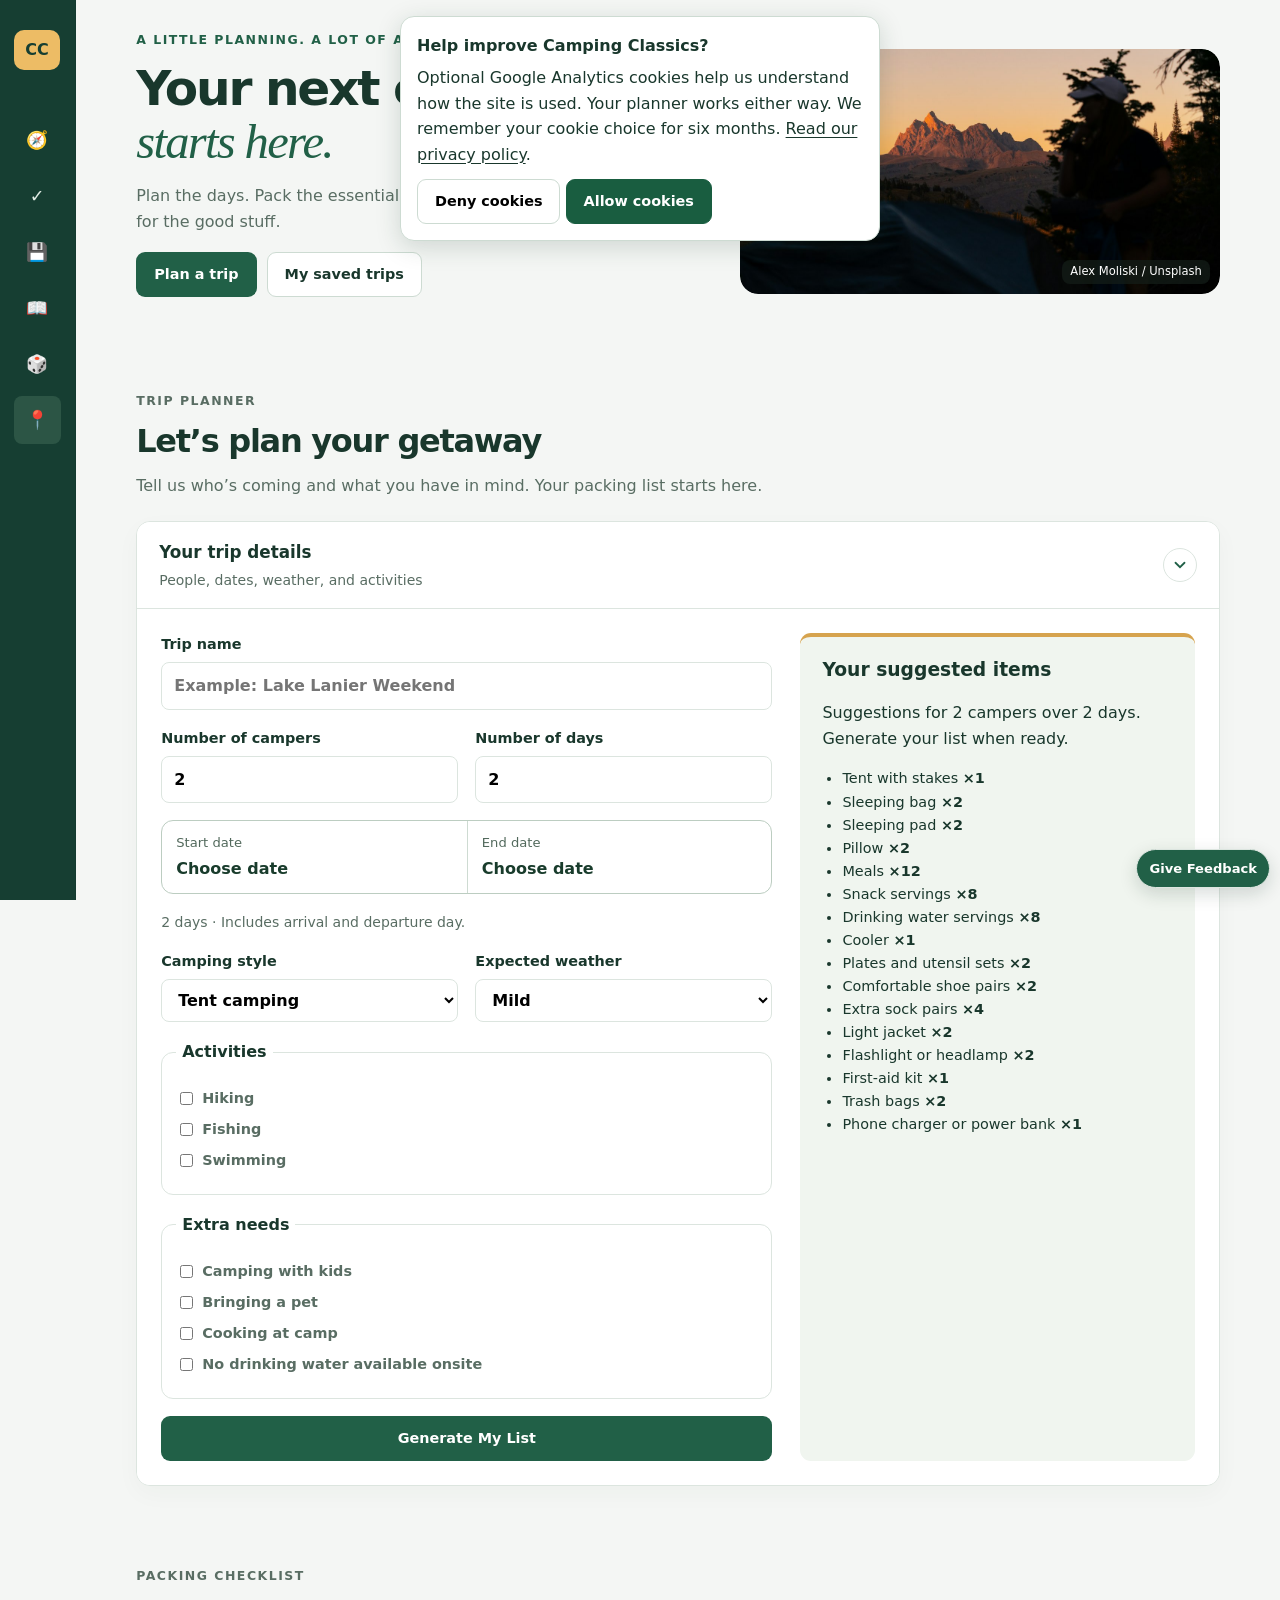
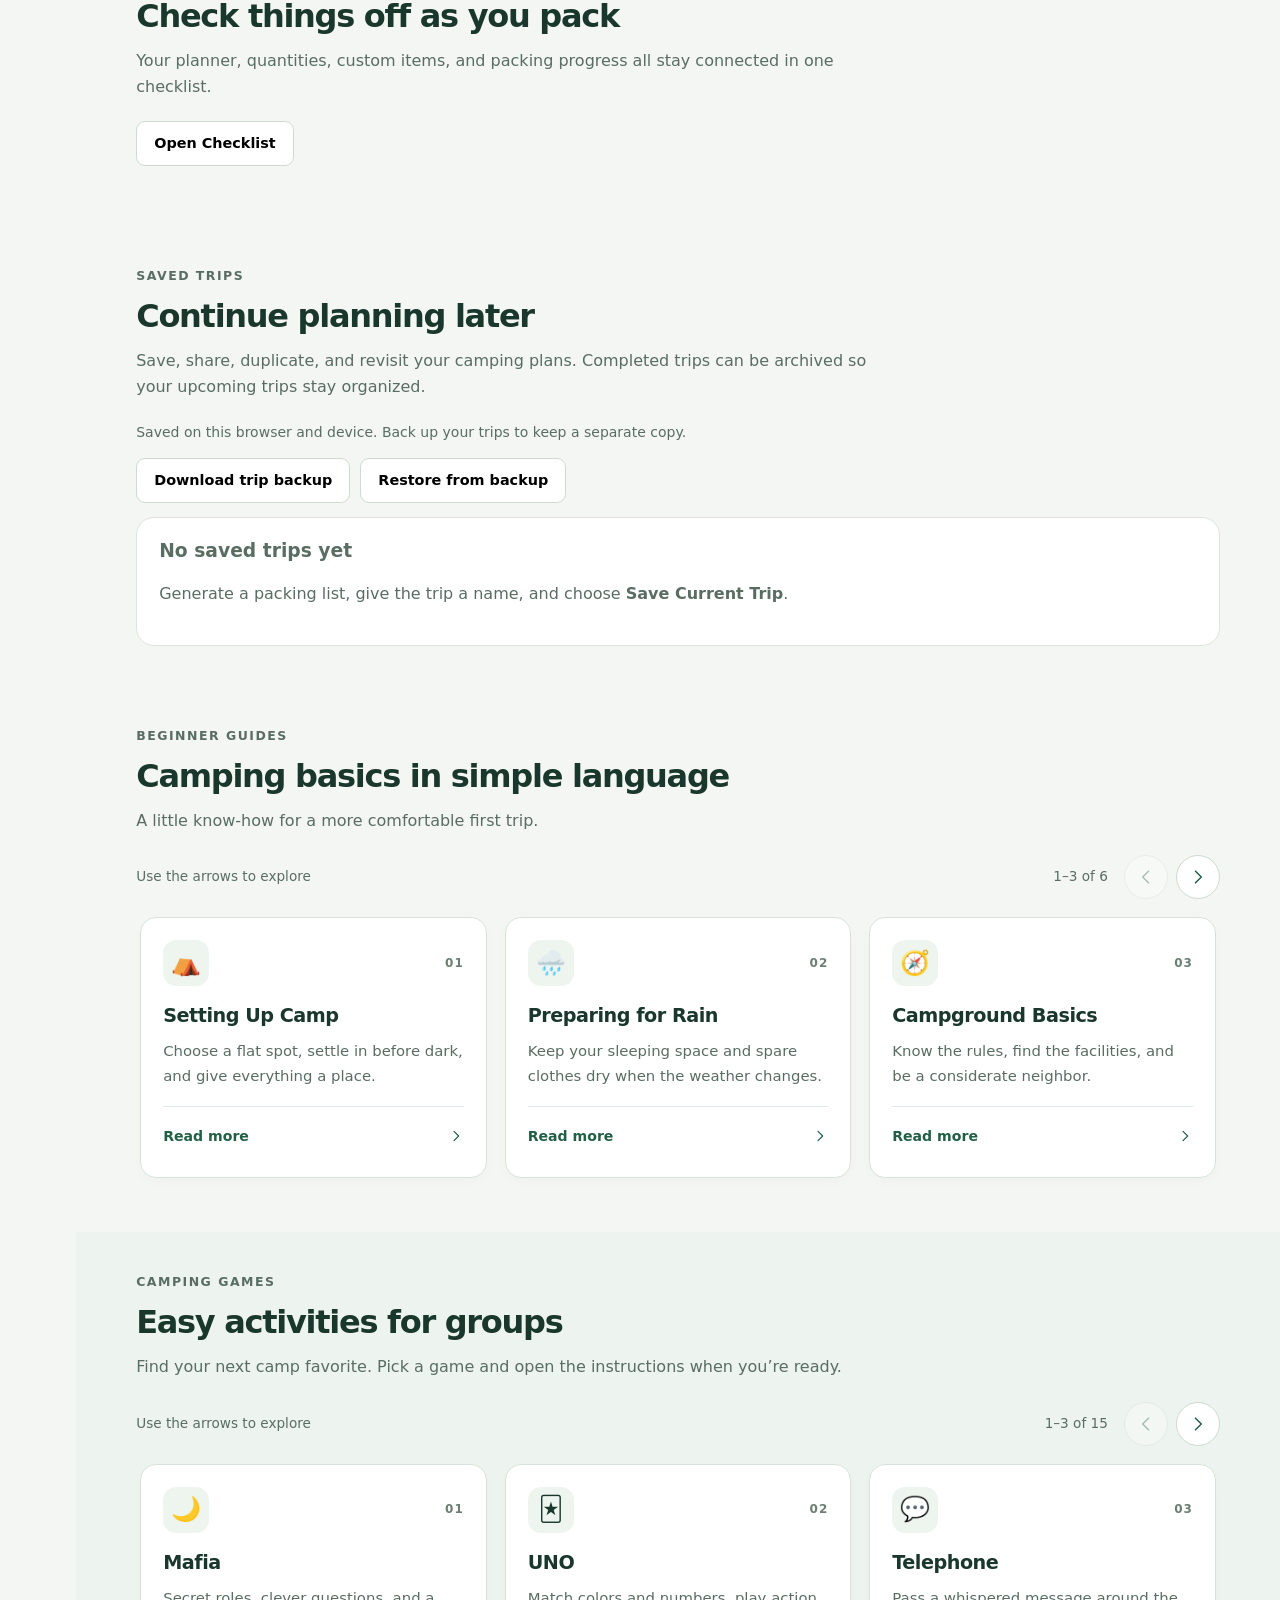
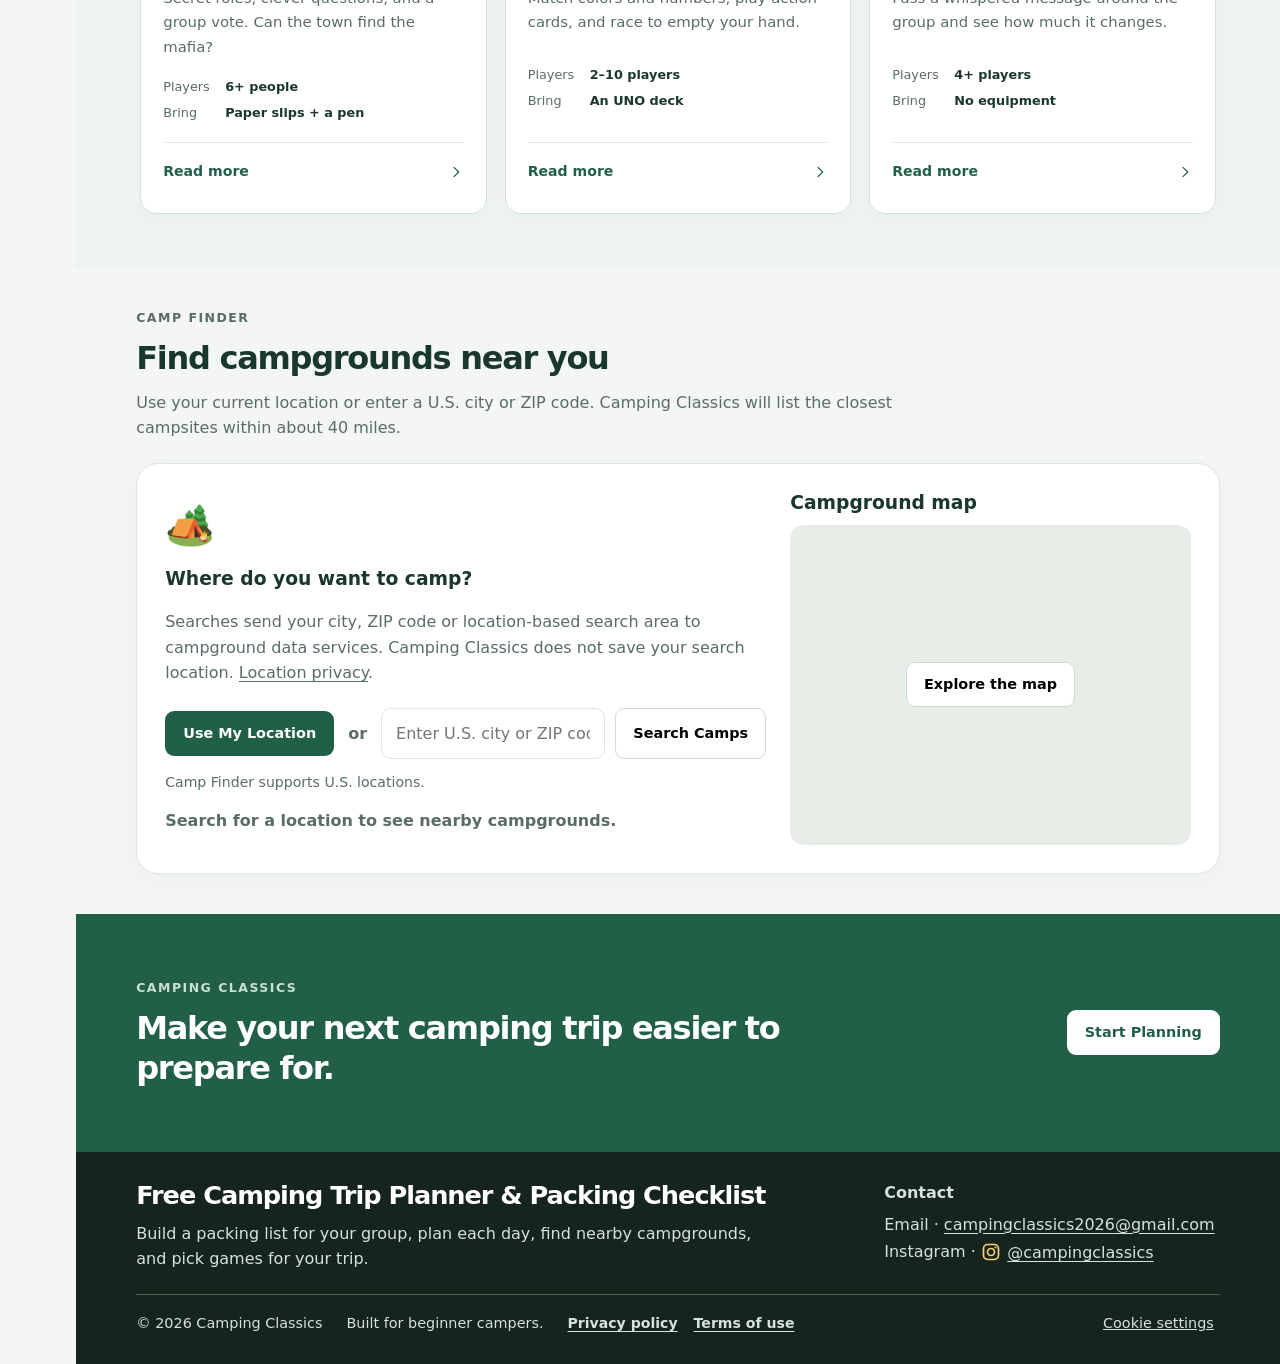
<file: index.html>
<!DOCTYPE html>
<html lang="en">
<head>
  <meta charset="UTF-8" />
  <meta name="viewport" content="width=device-width, initial-scale=1.0" />
  <title>Camping Classics</title>
  <meta name="description" content="A beginner-friendly camping planner with packing lists, guides, games, and trip planning tools." />
  <link rel="stylesheet" href="vendor/leaflet.css" />
  <link rel="stylesheet" href="styles.css?v=consent-20261126" />
  <link rel="stylesheet" href="card-browser.css?v=58" />
  <link rel="manifest" href="manifest.webmanifest" />
  <meta name="theme-color" content="#163e32" />
<link rel="icon" type="image/svg+xml" href="data:image/svg+xml,%3Csvg xmlns='http://www.w3.org/2000/svg' viewBox='0 0 32 32'%3E%3Crect width='32' height='32' rx='8' fill='%23163e32'/%3E%3Cpath d='M5 25L16 6L27 25ZM12 25L16 17L20 25' fill='none' stroke='%23f0b95a' stroke-width='2'/%3E%3C/svg%3E" />
</head>
<body>
<a class="skip-link" href="#planner">Skip to trip planner</a>
  <header class="site-header sidebar-header" id="sidebarHeader">
    <div class="nav sidebar-nav-wrap">
      <a class="brand sidebar-brand" href="#home" aria-label="Camping Classics home">
        <span class="brand-short">CC</span>
        <span class="brand-full">Camping Classics</span>
      </a>

      <button class="sidebar-pin" id="sidebarPin" type="button" aria-label="Keep sidebar open" aria-pressed="false">
        <svg class="sidebar-pin-icon" aria-hidden="true" viewBox="0 0 20 20"><path d="M7 4l6 6-6 6" fill="none" stroke="currentColor" stroke-width="2" stroke-linecap="round" stroke-linejoin="round"/></svg>
      </button>

      <button class="menu-btn" id="menuBtn" aria-label="Open menu">☰</button>

      <nav id="navMenu" class="sidebar-nav" aria-label="Main navigation">
        <a href="#planner"><span class="nav-icon" aria-hidden="true">🧭</span><span class="nav-label">Trip Planner</span></a>
        <a href="#checklist"><span class="nav-icon" aria-hidden="true">✓</span><span class="nav-label">Checklist</span></a>
        <a href="#saved-trips"><span class="nav-icon" aria-hidden="true">💾</span><span class="nav-label">Saved Trips</span></a>
        <a href="#guides"><span class="nav-icon" aria-hidden="true">📖</span><span class="nav-label">Guides</span></a>
        <a href="#games"><span class="nav-icon" aria-hidden="true">🎲</span><span class="nav-label">Games</span></a>
        <a href="#camp-finder"><span class="nav-icon" aria-hidden="true">📍</span><span class="nav-label">Camp Finder</span></a>
      </nav>
</div>
  </header>

  <main>
    <section class="hero trip-welcome" id="home">
      <div class="container hero-grid">
        <div><p class="eyebrow">A little planning. A lot of adventure.</p>
          <h1>Your next campout<br><em>starts here.</em></h1>
          <p class="hero-copy">Plan the days. Pack the essentials. Make room for the good stuff.</p>
          <div class="hero-actions"><a class="btn primary" href="#planner">Plan a trip</a><a class="btn secondary" href="#saved-trips">My saved trips</a></div>
        </div>
        <div class="hero-photo-wrap" aria-label="Camping photographs">
          <button id="nextHeroPhoto" type="button" aria-label="Show next camping photo"></button>
          <div class="hero-slide"><img class="hero-photo" src="assets/camp-sunrise.jpg" width="1280" height="853" alt="A tent and mountain peaks at sunrise" fetchpriority="high" decoding="async"><a class="hero-photo-credit" href="https://unsplash.com/photos/tent-setup-at-sunrise-with-mountain-backdrop-x9ADJTA_aIc" target="_blank" rel="noopener noreferrer">Alex Moliski / Unsplash</a></div>
          <div class="hero-slide" hidden><img class="hero-photo photo-forest" data-src="assets/camp-forest.jpg" width="1280" height="853" decoding="async" alt="A small tent in a forest below the Sawtooth Mountains"><a class="hero-photo-credit" href="https://unsplash.com/photos/a-tent-in-the-middle-of-a-forest-with-mountains-in-the-background-M0uARb6QWP4" target="_blank" rel="noopener noreferrer">Alex Moliski / Unsplash</a></div>
          <div class="hero-slide" hidden><img class="hero-photo photo-night" data-src="assets/camp-night.jpg" width="1280" height="853" decoding="async" alt="A mountain campsite beneath a star-filled night sky"><a class="hero-photo-credit" href="https://unsplash.com/photos/a-tent-pitched-up-on-top-of-a-mountain-under-a-night-sky-filled-with-stars-MZfMrdBWmsU" target="_blank" rel="noopener noreferrer">Luke Miller / Unsplash</a></div>
        </div>
      </div>
    </section>
    <section class="section" id="planner">
      <div class="container">
        <div class="section-heading">
          <p class="eyebrow">Trip Planner</p>
          <h2>Let’s plan your getaway</h2>
          <p>Tell us who’s coming and what you have in mind. Your packing list starts here.</p>
        </div>

        <div class="starter-panel">
          <button id="starterToggle" class="master-toggle" type="button" aria-expanded="true" aria-controls="starterBody">
            <span><strong>Your trip details</strong><small>People, dates, weather, and activities</small></span>
            <span class="collapsible-arrow" aria-hidden="true"><svg class="chevron-icon" viewBox="0 0 20 20"><path d="M5 7.5L10 12.5L15 7.5" fill="none" stroke="currentColor" stroke-width="2" stroke-linecap="round"/></svg></span>
          </button>
          <div id="starterBody">
        <div class="planner-card">
          <form id="tripForm" class="planner-form">
            <label>
              Trip name
              <input type="text" id="tripName" maxlength="60" placeholder="Example: Lake Lanier Weekend" />
            </label>
            <label>
              Number of campers
              <input type="number" id="campers" min="1" max="20" value="2" />
            </label>

            <label>
              Number of days
              <input type="number" id="days" min="1" max="30" value="2" />
            </label>

            <div class="range-picker" id="rangePicker">
              <input type="hidden" id="startDate"><input type="hidden" id="endDate">
              <div class="range-fields"><button type="button" id="pickStart" aria-controls="rangeCalendar" aria-expanded="false">Start date<strong>Choose date</strong></button><button type="button" id="pickEnd" aria-controls="rangeCalendar" aria-expanded="false">End date<strong>Choose date</strong></button></div>
              <div id="rangeCalendar" hidden>
                <div class="range-nav"><button type="button" id="prevMonth" aria-label="Previous month">‹</button><strong id="rangeMonth"></strong><button type="button" id="nextMonth" aria-label="Next month">›</button></div>
                <p id="rangeHint" aria-live="polite"></p><div id="rangeDays"></div>
                <button type="button" class="btn secondary compact-btn" id="cancelDates">Cancel</button> <button type="button" class="btn secondary compact-btn" id="clearDates">Clear dates</button>
              </div>
            </div>
            <p id="tripDateStatus" class="trip-date-status" role="status" aria-live="polite">Dates include both your arrival and departure day.</p>
            <label>
              Camping style
              <select id="campType">
                <option value="tent">Tent camping</option>
                <option value="cabin">Cabin</option>
                <option value="rv">RV</option>
              </select>
            </label>

            <label>
              Expected weather
              <select id="weather">
                <option value="mild">Mild</option>
                <option value="hot">Hot</option>
                <option value="cold">Cold</option>
                <option value="rain">Rainy</option>
              </select>
            </label>

            <fieldset class="planner-options">
              <legend>Activities</legend>
              <label><input type="checkbox" name="activity" value="hiking"> Hiking</label>
              <label><input type="checkbox" name="activity" value="fishing"> Fishing</label>
              <label><input type="checkbox" name="activity" value="swimming"> Swimming</label>
            </fieldset>

            <fieldset class="planner-options">
              <legend>Extra needs</legend>
              <label><input type="checkbox" id="withKids"> Camping with kids</label>
              <label><input type="checkbox" id="withPet"> Bringing a pet</label>
              <label><input type="checkbox" id="cookAtCamp"> Cooking at camp</label>
              <label><input type="checkbox" id="noWater"> No drinking water available onsite</label>
            </fieldset>

            <button class="btn primary full" type="submit">Generate My List</button>
          </form>

          <div class="planner-result">
            <h3 id="suggestedItemsHeading">Your suggested items</h3>
            <p id="plannerSummary" aria-live="polite" aria-atomic="true">Choose your trip details to see suggested items.</p>
            <ul id="plannerList" class="result-list" aria-labelledby="suggestedItemsHeading"></ul>
          </div>
        </div>
          </div>
        </div>
      </div>
    </section>

    <section class="section" id="checklist">
      <div class="container">
        <div class="section-heading">
          <p class="eyebrow">Packing Checklist</p>
          <h2>Check things off as you pack</h2>
          <p>Your planner, quantities, custom items, and packing progress all stay connected in one checklist.</p>
        </div>

        <div class="trip-summary-card" id="tripSummaryCard" hidden>
          <div>
            <p class="eyebrow">Current Trip</p>
            <h3 id="tripSummaryName">Camping Trip</h3>
            <p id="tripStorageStatus" class="trip-storage-status" role="status"></p>
          </div>
          <div class="trip-summary-details" id="tripSummaryDetails"></div>
          <div class="trip-summary-actions">
            <span class="help-wrap"><button id="openDayPlanner" class="btn primary compact-btn" type="button" aria-describedby="dailyHelp">Daily Plans</button><span class="button-help" id="dailyHelp" role="tooltip">Plan activities and add notes for each day. Your changes save on this device.</span></span>
            <button id="masterChecklistToggle" type="button" class="master-chevron" aria-label="Collapse everything below current trip" aria-expanded="true" aria-controls="checklistBody"><svg class="chevron-icon" viewBox="0 0 20 20"><path d="M5 7.5L10 12.5L15 7.5" fill="none" stroke="currentColor" stroke-width="2" stroke-linecap="round"/></svg></button>
          </div>
        </div>

        <button class="btn secondary checklist-open" id="openChecklist" type="button" aria-expanded="false" aria-controls="checklistBody">Open Checklist</button>
        <div id="checklistBody" hidden>
        <div class="checklist-toolbar">
          <label class="packing-search">Find an item<input id="packingSearch" type="search" placeholder="Search your packing list…" /></label>
          <div class="checklist-toolbar-actions">
            <button class="btn secondary compact-btn" id="expandAllSections" type="button">Expand All</button>
            <button class="btn secondary compact-btn" id="collapseAllSections" type="button">Collapse All</button>
            <button class="btn secondary compact-btn" type="button" id="autoPack" title="Mark suggested checklist items as packed">Auto-fill as packed</button>
            <button class="btn secondary compact-btn" id="printChecklist" type="button">Print Checklist</button>
          </div>
        </div>

        <p id="autoPackStatus" role="status" class="device-note"></p>
          <div class="excel-tools" role="group" aria-label="Excel checklist tools">
          <span>Excel checklist</span>
          <button class="btn secondary compact-btn" id="exportChecklistExcel" type="button">Export to Excel</button>
          <button class="btn secondary compact-btn" id="downloadChecklistTemplate" type="button">Download template</button>
        </div>
        <p id="excelStatus" class="device-note" role="status" aria-live="polite"></p>
        <div class="packing-progress-card collapsible-card" data-collapsible="progress">
          <button
            class="collapsible-toggle"
            type="button"
            data-target="progress"
            aria-expanded="true"
          >
            <span class="collapsible-title-wrap">
              <strong>Packing Progress</strong>
              <span id="progressText">0 of 0 packed</span>
            </span>
            <span class="collapsible-right">
              <strong id="progressPercent">0%</strong>
              <span class="collapsible-arrow" aria-hidden="true"><svg class="chevron-icon" viewBox="0 0 20 20" aria-hidden="true">
                <path d="M5 7.5L10 12.5L15 7.5" fill="none" stroke="currentColor" stroke-width="2" stroke-linecap="round" stroke-linejoin="round"></path>
              </svg></span>
            </span>
          </button>

          <div class="collapsible-content" data-content="progress">
            <div
              class="packing-progress-track"
              role="progressbar"
              aria-label="Packing progress"
              aria-valuemin="0"
              aria-valuemax="100"
              aria-valuenow="0"
              id="packingProgressBar"
            >
              <div class="packing-progress-fill" id="packingProgressFill"></div>
            </div>
          </div>
        </div>

        <p id="packingSearchEmpty" class="packing-search-empty" role="status" hidden>No items found. Try another search or clear the search field.</p>
        <div class="checklist-grid" id="checklistGrid"></div>

        <div class="custom-item-card collapsible-card" data-collapsible="custom-items">
          <button
            class="collapsible-toggle"
            type="button"
            data-target="custom-items"
            aria-expanded="true"
          >
            <span class="collapsible-title-wrap">
              <span>
                <p class="eyebrow">Custom Item</p>
                <h3>Add something you need</h3>
              </span>
            </span>
            <span class="collapsible-right">
              <span class="collapsible-arrow" aria-hidden="true"><svg class="chevron-icon" viewBox="0 0 20 20" aria-hidden="true">
                <path d="M5 7.5L10 12.5L15 7.5" fill="none" stroke="currentColor" stroke-width="2" stroke-linecap="round" stroke-linejoin="round"></path>
              </svg></span>
            </span>
          </button>

          <div class="collapsible-content" data-content="custom-items">
            <form id="customItemForm" class="custom-item-form">
            <label>
              Item
              <input type="text" id="customItemName" maxlength="80" placeholder="Example: Hammock" required />
            </label>

            <label>
              Category
              <select id="customItemCategory">
                <option value="Extras">Extras</option>
                <option value="Shelter & Sleep">Shelter & Sleep</option>
                <option value="Food & Water">Food & Water</option>
                <option value="Clothing">Clothing</option>
                <option value="Safety & Essentials">Safety & Essentials</option>
                <option value="Activities">Activities</option>
              </select>
            </label>


            <button class="btn primary" type="submit">Add to Checklist</button>
            </form>
            <p class="custom-item-status" id="customItemStatus" aria-live="polite"></p>
          </div>
        </div>

        <div class="checklist-actions">
          <button class="btn secondary" id="resetChecklist" type="button">Reset Checklist</button>
          <button class="btn primary" id="saveTripBtn" type="button">Save Current Trip</button>
          <span class="import-control"><button class="btn secondary compact-btn" id="importChecklistExcel" aria-describedby="import-tip" type="button">Import spreadsheet</button><span id="import-tip" role="tooltip">Import your camping Excel or CSV file</span></span>
          <span class="save-status" id="saveTripStatus" aria-live="polite"></span>
        </div>
        </div><!-- checklistBody -->
      </div>
    </section>

    <section class="section" id="saved-trips">
      <div class="container">
        <div class="section-heading">
          <p class="eyebrow">Saved Trips</p>
          <h2>Continue planning later</h2>
          <p>Save, share, duplicate, and revisit your camping plans. Completed trips can be archived so your upcoming trips stay organized.</p>
        </div>

        <p class="device-note">Saved on this browser and device. Back up your trips to keep a separate copy.</p>
        <div class="trip-backup-actions">
          <button class="btn secondary" id="exportTripBackup" type="button">Download trip backup</button>
          <button class="btn secondary" id="restoreTripBackup" type="button">Restore from backup</button>
          <input id="tripBackupFile" type="file" accept=".json,application/json" hidden />
        </div>
        <p id="tripBackupStatus" class="device-note" role="status" aria-live="polite"></p><div class="saved-trips-grid" id="savedTripsList"></div>
      </div>
    </section>

    <section class="section" id="guides" aria-labelledby="guidesTitle">
      <div class="container">
        <div class="section-heading">
          <p class="eyebrow">Beginner Guides</p>
          <h2 id="guidesTitle">Camping basics in simple language</h2>
          <p>A little know-how for a more comfortable first trip.</p>
        </div>
        <div class="card-browser" data-card-browser>
          <div class="browse-toolbar" hidden>
            <p class="browse-hint" id="guidesHint"><span class="browse-hint-touch">Swipe left or right to explore</span><span class="browse-hint-desktop">Use the arrows to explore</span></p>
            <div class="browse-controls">
              <p class="browse-count" role="status" aria-live="polite" aria-atomic="true"></p>
              <button class="browse-arrow browse-previous" type="button" aria-label="Previous guides" aria-controls="guideGrid" aria-disabled="true"><svg aria-hidden="true" width="20" height="20" viewBox="0 0 24 24" fill="none" stroke="currentColor" stroke-width="1.8" stroke-linecap="round" stroke-linejoin="round"><path d="m9 5 7 7-7 7"/></svg></button>
              <button class="browse-arrow browse-next" type="button" aria-label="Next guides" aria-controls="guideGrid"><svg aria-hidden="true" width="20" height="20" viewBox="0 0 24 24" fill="none" stroke="currentColor" stroke-width="1.8" stroke-linecap="round" stroke-linejoin="round"><path d="m9 5 7 7-7 7"/></svg></button>
            </div>
          </div>
          <div class="browse-track" id="guideGrid" aria-label="Camping guides">
          <article class="browse-card">
            <div class="browse-card-top"><span class="browse-icon" aria-hidden="true">⛺</span><span class="browse-number" aria-hidden="true">01</span></div>
            <h3>Setting Up Camp</h3>
            <p class="browse-summary">Choose a flat spot, settle in before dark, and give everything a place.</p>
            
            <details class="browse-details">
              <summary aria-label="Read more about Setting Up Camp">Read more <svg aria-hidden="true" width="20" height="20" viewBox="0 0 24 24" fill="none" stroke="currentColor" stroke-width="1.8" stroke-linecap="round" stroke-linejoin="round"><path d="m9 5 7 7-7 7"/></svg></summary>
              <div class="browse-details-body"><h4>Try these simple steps</h4><ol><li>Use the designated tent area and look for a flat spot. Avoid low spots where rainwater collects.</li><li>Put up your tent before dark so you have time to check the setup instructions.</li><li>Arrange your sleeping gear, then give shoes, lights, and bags a place you can find easily.</li></ol></div>
            </details>
          </article>
          <article class="browse-card">
            <div class="browse-card-top"><span class="browse-icon" aria-hidden="true">🌧️</span><span class="browse-number" aria-hidden="true">02</span></div>
            <h3>Preparing for Rain</h3>
            <p class="browse-summary">Keep your sleeping space and spare clothes dry when the weather changes.</p>
            
            <details class="browse-details">
              <summary aria-label="Read more about Preparing for Rain">Read more <svg aria-hidden="true" width="20" height="20" viewBox="0 0 24 24" fill="none" stroke="currentColor" stroke-width="1.8" stroke-linecap="round" stroke-linejoin="round"><path d="m9 5 7 7-7 7"/></svg></summary>
              <div class="browse-details-body"><h4>Try these simple steps</h4><ol><li>Check the forecast before leaving and bring a rain jacket.</li><li>Keep spare clothes and sleeping gear in waterproof or sealed bags.</li><li>Set up your rainfly according to your tent instructions. Keep gear away from the tent walls and avoid low ground.</li></ol></div>
            </details>
          </article>
          <article class="browse-card">
            <div class="browse-card-top"><span class="browse-icon" aria-hidden="true">🧭</span><span class="browse-number" aria-hidden="true">03</span></div>
            <h3>Campground Basics</h3>
            <p class="browse-summary">Know the rules, find the facilities, and be a considerate neighbor.</p>
            
            <details class="browse-details">
              <summary aria-label="Read more about Campground Basics">Read more <svg aria-hidden="true" width="20" height="20" viewBox="0 0 24 24" fill="none" stroke="currentColor" stroke-width="1.8" stroke-linecap="round" stroke-linejoin="round"><path d="m9 5 7 7-7 7"/></svg></summary>
              <div class="browse-details-body"><h4>Try these simple steps</h4><ol><li>Read the campground rules when you arrive, including quiet hours and any current fire restrictions.</li><li>Find the toilets, drinking-water point, and trash area. Let your group know where they are.</li><li>Keep your campsite tidy and give nearby campers space. Follow the campground’s food-storage instructions.</li></ol></div>
            </details>
          </article>
          <article class="browse-card">
            <div class="browse-card-top"><span class="browse-icon" aria-hidden="true">🗑️</span><span class="browse-number" aria-hidden="true">04</span></div>
            <h3>Leave No Trace</h3>
            <p class="browse-summary">Enjoy your campsite and leave it ready for the next campers.</p>
            
            <details class="browse-details">
              <summary aria-label="Read more about Leave No Trace">Read more <svg aria-hidden="true" width="20" height="20" viewBox="0 0 24 24" fill="none" stroke="currentColor" stroke-width="1.8" stroke-linecap="round" stroke-linejoin="round"><path d="m9 5 7 7-7 7"/></svg></summary>
              <div class="browse-details-body"><h4>Try these simple steps</h4><ol><li>Bring trash bags and collect food scraps, wrappers, and other rubbish before you leave.</li><li>Stay on established paths and use designated camping areas to protect plants.</li><li>Leave rocks, plants, and natural objects where you find them. Give wildlife space and do not feed it.</li></ol></div>
            </details>
          </article>
          <article class="browse-card">
            <div class="browse-card-top"><span class="browse-icon" aria-hidden="true">🔦</span><span class="browse-number" aria-hidden="true">05</span></div>
            <h3>Nighttime Setup</h3>
            <p class="browse-summary">Put the things you will need after dark within easy reach.</p>
            
            <details class="browse-details">
              <summary aria-label="Read more about Nighttime Setup">Read more <svg aria-hidden="true" width="20" height="20" viewBox="0 0 24 24" fill="none" stroke="currentColor" stroke-width="1.8" stroke-linecap="round" stroke-linejoin="round"><path d="m9 5 7 7-7 7"/></svg></summary>
              <div class="browse-details-body"><h4>Try these simple steps</h4><ol><li>Keep a flashlight or headlamp close to your sleeping spot and check that it works.</li><li>Put shoes and a warm layer where you can find them without emptying your bag.</li><li>Before dark, show everyone the path between your tent and the campground facilities. Keep paths clear of loose gear.</li></ol></div>
            </details>
          </article>
          <article class="browse-card">
            <div class="browse-card-top"><span class="browse-icon" aria-hidden="true">🥾</span><span class="browse-number" aria-hidden="true">06</span></div>
            <h3>What Beginners Forget</h3>
            <p class="browse-summary">Do one last check for the small things that make a big difference.</p>
            
            <details class="browse-details">
              <summary aria-label="Read more about What Beginners Forget">Read more <svg aria-hidden="true" width="20" height="20" viewBox="0 0 24 24" fill="none" stroke="currentColor" stroke-width="1.8" stroke-linecap="round" stroke-linejoin="round"><path d="m9 5 7 7-7 7"/></svg></summary>
              <div class="browse-details-body"><h4>Try these simple steps</h4><ol><li>Check your list for spare socks, weather-ready layers, and a backup light.</li><li>Bring drinking water, trash bags, and a simple first-aid kit.</li><li>Walk through a pretend day at camp: sleeping, eating, getting dressed, and cleaning up. Add anything you would reach for to your checklist.</li></ol></div>
            </details>
          </article>
          </div>
        </div>
      </div>
    </section>

    <section class="section alt" id="games" aria-labelledby="gamesTitle">
      <div class="container">
        <div class="section-heading">
          <p class="eyebrow">Camping Games</p>
          <h2 id="gamesTitle">Easy activities for groups</h2>
          <p>Find your next camp favorite. Pick a game and open the instructions when you’re ready.</p>
        </div>
        <div class="card-browser" data-card-browser>
          <div class="browse-toolbar" hidden>
            <p class="browse-hint" id="gamesHint"><span class="browse-hint-touch">Swipe left or right to explore</span><span class="browse-hint-desktop">Use the arrows to explore</span></p>
            <div class="browse-controls">
              <p class="browse-count" role="status" aria-live="polite" aria-atomic="true"></p>
              <button class="browse-arrow browse-previous" type="button" aria-label="Previous games" aria-controls="gameGrid" aria-disabled="true"><svg aria-hidden="true" width="20" height="20" viewBox="0 0 24 24" fill="none" stroke="currentColor" stroke-width="1.8" stroke-linecap="round" stroke-linejoin="round"><path d="m9 5 7 7-7 7"/></svg></button>
              <button class="browse-arrow browse-next" type="button" aria-label="Next games" aria-controls="gameGrid"><svg aria-hidden="true" width="20" height="20" viewBox="0 0 24 24" fill="none" stroke="currentColor" stroke-width="1.8" stroke-linecap="round" stroke-linejoin="round"><path d="m9 5 7 7-7 7"/></svg></button>
            </div>
          </div>
          <div class="browse-track" id="gameGrid" aria-label="Camping games">
          <article class="browse-card">
            <div class="browse-card-top"><span class="browse-icon" aria-hidden="true">🌙</span><span class="browse-number" aria-hidden="true">01</span></div>
            <h3>Mafia</h3>
            <p class="browse-summary">Secret roles, clever questions, and a group vote. Can the town find the mafia?</p>
            <dl class="browse-facts"><div><dt>Players</dt><dd>6+ people</dd></div><div><dt>Bring</dt><dd>Paper slips + a pen</dd></div></dl>
            <details class="browse-details">
              <summary aria-label="Read more about Mafia">Read more <svg aria-hidden="true" width="20" height="20" viewBox="0 0 24 24" fill="none" stroke="currentColor" stroke-width="1.8" stroke-linecap="round" stroke-linejoin="round"><path d="m9 5 7 7-7 7"/></svg></summary>
              <div class="browse-details-body"><h4>How to play</h4><ol><li>For a simple six-person round, choose one moderator. Secretly assign one mafia role and four town roles using paper slips.</li><li>At “night,” everyone closes their eyes. The moderator asks the mafia to look up and silently choose someone to leave the round, then close their eyes.</li><li>At “day,” the moderator announces who is out. The remaining players discuss and vote someone out; reveal that person’s role. On a tied vote, nobody leaves.</li><li>Repeat night and day. The town wins by voting out the mafia. The mafia wins when only one town player remains. People who are out watch quietly until the next round.</li><li>For a larger group, agree on the roles first; two mafia work well with eight or more active players. The mafia wins when its number matches the remaining town players.</li></ol></div>
            </details>
          </article>
          <article class="browse-card">
            <div class="browse-card-top"><span class="browse-icon" aria-hidden="true">🃏</span><span class="browse-number" aria-hidden="true">02</span></div>
            <h3>UNO</h3>
            <p class="browse-summary">Match colors and numbers, play action cards, and race to empty your hand.</p>
            <dl class="browse-facts"><div><dt>Players</dt><dd>2–10 players</dd></div><div><dt>Bring</dt><dd>An UNO deck</dd></div></dl>
            <details class="browse-details">
              <summary aria-label="Read more about UNO">Read more <svg aria-hidden="true" width="20" height="20" viewBox="0 0 24 24" fill="none" stroke="currentColor" stroke-width="1.8" stroke-linecap="round" stroke-linejoin="round"><path d="m9 5 7 7-7 7"/></svg></summary>
              <div class="browse-details-body"><h4>How to play</h4><ol><li>Deal seven cards to each player. Make a face-down draw pile and turn over its top card to start a discard pile.</li><li>Take turns matching the top discard by color, number, or symbol, or play an allowed Wild card. Follow your deck’s rules for action cards.</li><li>If you have no playable card, draw one. You may play it immediately if it fits; otherwise your turn ends.</li><li>Say “UNO” when you have one card left. The first person with an empty hand wins the round. For scoring and special-card details, use the rules that came with your deck.</li></ol><p class="browse-source"><a href="https://service.mattel.com/instruction_sheets/W2085.pdf" target="_blank" rel="noopener noreferrer">Official UNO rules (PDF)</a></p></div>
            </details>
          </article>
          <article class="browse-card">
            <div class="browse-card-top"><span class="browse-icon" aria-hidden="true">💬</span><span class="browse-number" aria-hidden="true">03</span></div>
            <h3>Telephone</h3>
            <p class="browse-summary">Pass a whispered message around the group and see how much it changes.</p>
            <dl class="browse-facts"><div><dt>Players</dt><dd>4+ players</dd></div><div><dt>Bring</dt><dd>No equipment</dd></div></dl>
            <details class="browse-details">
              <summary aria-label="Read more about Telephone">Read more <svg aria-hidden="true" width="20" height="20" viewBox="0 0 24 24" fill="none" stroke="currentColor" stroke-width="1.8" stroke-linecap="round" stroke-linejoin="round"><path d="m9 5 7 7-7 7"/></svg></summary>
              <div class="browse-details-body"><h4>How to play</h4><ol><li>Sit in a line or circle. The first person thinks of a short, funny sentence.</li><li>Whisper it once to the next person. Each person quietly passes along what they heard.</li><li>The last person says the message aloud. Compare it with the original, then choose a new starting player.</li></ol></div>
            </details>
          </article>
          <article class="browse-card">
            <div class="browse-card-top"><span class="browse-icon" aria-hidden="true">🕵️</span><span class="browse-number" aria-hidden="true">04</span></div>
            <h3>Imposter</h3>
            <p class="browse-summary">Give clues about a secret word and spot the player who does not know it.</p>
            <dl class="browse-facts"><div><dt>Players</dt><dd>4+ players</dd></div><div><dt>Bring</dt><dd>Paper slips + a pen</dd></div></dl>
            <details class="browse-details">
              <summary aria-label="Read more about Imposter">Read more <svg aria-hidden="true" width="20" height="20" viewBox="0 0 24 24" fill="none" stroke="currentColor" stroke-width="1.8" stroke-linecap="round" stroke-linejoin="round"><path d="m9 5 7 7-7 7"/></svg></summary>
              <div class="browse-details-body"><h4>How to play</h4><ol><li>Prepare one slip per player. Put the same secret word on every slip except one, which says “imposter.” Shuffle and hand them out.</li><li>Go around the circle giving one short clue each without saying the word. The imposter tries to blend in.</li><li>Discuss the clues and vote. If the group finds the imposter, give that player one chance to guess the secret word before revealing it.</li></ol></div>
            </details>
          </article>
          <article class="browse-card">
            <div class="browse-card-top"><span class="browse-icon" aria-hidden="true">🚀</span><span class="browse-number" aria-hidden="true">05</span></div>
            <h3>Among Us — Camp Edition</h3>
            <p class="browse-summary">Finish small tasks around camp while a secret imposter tries to blend in.</p>
            <dl class="browse-facts"><div><dt>Players</dt><dd>6+ players</dd></div><div><dt>Bring</dt><dd>Role slips + task list</dd></div></dl>
            <details class="browse-details">
              <summary aria-label="Read more about Among Us — Camp Edition">Read more <svg aria-hidden="true" width="20" height="20" viewBox="0 0 24 24" fill="none" stroke="currentColor" stroke-width="1.8" stroke-linecap="round" stroke-linejoin="round"><path d="m9 5 7 7-7 7"/></svg></summary>
              <div class="browse-details-body"><h4>How to play</h4><ol><li>Choose a host and an agreed play area. Give everyone a secret role, with one imposter and the rest crewmates.</li><li>Set simple tasks such as sorting cards or counting tent pegs. The imposter pretends to complete tasks; keep this version contact-free.</li><li>After a few minutes, stop for a discussion and vote. Reveal the voted player’s role, then start another round with new roles.</li></ol></div>
            </details>
          </article>
          <article class="browse-card">
            <div class="browse-card-top"><span class="browse-icon" aria-hidden="true">🎭</span><span class="browse-number" aria-hidden="true">06</span></div>
            <h3>Charades</h3>
            <p class="browse-summary">Act out a prompt without speaking while your team tries to guess.</p>
            <dl class="browse-facts"><div><dt>Players</dt><dd>4+ players</dd></div><div><dt>Bring</dt><dd>No equipment</dd></div></dl>
            <details class="browse-details">
              <summary aria-label="Read more about Charades">Read more <svg aria-hidden="true" width="20" height="20" viewBox="0 0 24 24" fill="none" stroke="currentColor" stroke-width="1.8" stroke-linecap="round" stroke-linejoin="round"><path d="m9 5 7 7-7 7"/></svg></summary>
              <div class="browse-details-body"><h4>How to play</h4><ol><li>Split into two teams. The other team gives the actor a word, animal, movie, or camping activity.</li><li>Act it out without words or sound effects. Give the team one minute to guess.</li><li>Award a point for a correct answer, then switch teams and actors. Play to an agreed score.</li></ol></div>
            </details>
          </article>
          <article class="browse-card">
            <div class="browse-card-top"><span class="browse-icon" aria-hidden="true">🏅</span><span class="browse-number" aria-hidden="true">07</span></div>
            <h3>Camp Olympics</h3>
            <p class="browse-summary">Turn a few simple challenges into a friendly team competition.</p>
            <dl class="browse-facts"><div><dt>Players</dt><dd>4+ players</dd></div><div><dt>Bring</dt><dd>Socks + camp gear</dd></div></dl>
            <details class="browse-details">
              <summary aria-label="Read more about Camp Olympics">Read more <svg aria-hidden="true" width="20" height="20" viewBox="0 0 24 24" fill="none" stroke="currentColor" stroke-width="1.8" stroke-linecap="round" stroke-linejoin="round"><path d="m9 5 7 7-7 7"/></svg></summary>
              <div class="browse-details-body"><h4>How to play</h4><ol><li>Choose three easy events, such as a rolled-sock toss, trivia round, and sleeping-bag roll-up.</li><li>Split into teams and agree on a score for each event. Use a clear space away from other campers.</li><li>Let everyone try each event, add the points, and celebrate the team with the highest total.</li></ol></div>
            </details>
          </article>
          <article class="browse-card">
            <div class="browse-card-top"><span class="browse-icon" aria-hidden="true">🤔</span><span class="browse-number" aria-hidden="true">08</span></div>
            <h3>Two Truths and a Lie</h3>
            <p class="browse-summary">Share three things about yourself and let the group find the made-up one.</p>
            <dl class="browse-facts"><div><dt>Players</dt><dd>3+ players</dd></div><div><dt>Bring</dt><dd>No equipment</dd></div></dl>
            <details class="browse-details">
              <summary aria-label="Read more about Two Truths and a Lie">Read more <svg aria-hidden="true" width="20" height="20" viewBox="0 0 24 24" fill="none" stroke="currentColor" stroke-width="1.8" stroke-linecap="round" stroke-linejoin="round"><path d="m9 5 7 7-7 7"/></svg></summary>
              <div class="browse-details-body"><h4>How to play</h4><ol><li>Think of two true statements about yourself and one believable made-up statement.</li><li>Say all three in any order. Let the group ask a few questions and guess the lie.</li><li>Reveal the answer, share the story if you like, and move to the next person.</li></ol></div>
            </details>
          </article>
          <article class="browse-card">
            <div class="browse-card-top"><span class="browse-icon" aria-hidden="true">📖</span><span class="browse-number" aria-hidden="true">09</span></div>
            <h3>Story Chain</h3>
            <p class="browse-summary">Build a silly group story, one unexpected sentence at a time.</p>
            <dl class="browse-facts"><div><dt>Players</dt><dd>3+ players</dd></div><div><dt>Bring</dt><dd>No equipment</dd></div></dl>
            <details class="browse-details">
              <summary aria-label="Read more about Story Chain">Read more <svg aria-hidden="true" width="20" height="20" viewBox="0 0 24 24" fill="none" stroke="currentColor" stroke-width="1.8" stroke-linecap="round" stroke-linejoin="round"><path d="m9 5 7 7-7 7"/></svg></summary>
              <div class="browse-details-body"><h4>How to play</h4><ol><li>One player starts with a single sentence, such as “We opened the tent and found a tiny dragon.”</li><li>Go around the group. Each player adds one sentence that connects to the story.</li><li>After a few rounds, let the next player give the story an ending. Start again with a new theme.</li></ol></div>
            </details>
          </article>
          <article class="browse-card">
            <div class="browse-card-top"><span class="browse-icon" aria-hidden="true">↔️</span><span class="browse-number" aria-hidden="true">10</span></div>
            <h3>Would You Rather?</h3>
            <p class="browse-summary">Pick between two funny choices and explain your answer.</p>
            <dl class="browse-facts"><div><dt>Players</dt><dd>2+ players</dd></div><div><dt>Bring</dt><dd>No equipment</dd></div></dl>
            <details class="browse-details">
              <summary aria-label="Read more about Would You Rather?">Read more <svg aria-hidden="true" width="20" height="20" viewBox="0 0 24 24" fill="none" stroke="currentColor" stroke-width="1.8" stroke-linecap="round" stroke-linejoin="round"><path d="m9 5 7 7-7 7"/></svg></summary>
              <div class="browse-details-body"><h4>How to play</h4><ol><li>Offer two choices, such as camping by a lake or camping in the mountains.</li><li>Let everyone choose and explain why. Keep questions comfortable for the group and allow anyone to pass.</li><li>Take turns asking the next question. There are no points or wrong answers.</li></ol></div>
            </details>
          </article>
          <article class="browse-card">
            <div class="browse-card-top"><span class="browse-icon" aria-hidden="true">❓</span><span class="browse-number" aria-hidden="true">11</span></div>
            <h3>20 Questions</h3>
            <p class="browse-summary">Use yes-or-no questions to uncover a mystery object, place, or character.</p>
            <dl class="browse-facts"><div><dt>Players</dt><dd>2+ players</dd></div><div><dt>Bring</dt><dd>No equipment</dd></div></dl>
            <details class="browse-details">
              <summary aria-label="Read more about 20 Questions">Read more <svg aria-hidden="true" width="20" height="20" viewBox="0 0 24 24" fill="none" stroke="currentColor" stroke-width="1.8" stroke-linecap="round" stroke-linejoin="round"><path d="m9 5 7 7-7 7"/></svg></summary>
              <div class="browse-details-body"><h4>How to play</h4><ol><li>One person secretly chooses an object, place, or character.</li><li>The group can ask up to twenty questions that can be answered with yes or no. Count each guess as a question.</li><li>If someone guesses correctly, they choose the next mystery. Otherwise, reveal the answer after question twenty.</li></ol></div>
            </details>
          </article>
          <article class="browse-card">
            <div class="browse-card-top"><span class="browse-icon" aria-hidden="true">🍃</span><span class="browse-number" aria-hidden="true">12</span></div>
            <h3>Campground Scavenger Hunt</h3>
            <p class="browse-summary">Look for little details in nature and compare what your group finds.</p>
            <dl class="browse-facts"><div><dt>Players</dt><dd>2+ players</dd></div><div><dt>Bring</dt><dd>A short list + a pen</dd></div></dl>
            <details class="browse-details">
              <summary aria-label="Read more about Campground Scavenger Hunt">Read more <svg aria-hidden="true" width="20" height="20" viewBox="0 0 24 24" fill="none" stroke="currentColor" stroke-width="1.8" stroke-linecap="round" stroke-linejoin="round"><path d="m9 5 7 7-7 7"/></svg></summary>
              <div class="browse-details-body"><h4>How to play</h4><ol><li>Make a short list of things to spot, such as a pinecone, bird, trail sign, or something yellow.</li><li>Agree on boundaries and a return time. Stay on permitted paths and play during daylight.</li><li>Tick off what you see or take photos. Leave natural objects where they are, then compare your finds.</li></ol></div>
            </details>
          </article>
          <article class="browse-card">
            <div class="browse-card-top"><span class="browse-icon" aria-hidden="true">🔦</span><span class="browse-number" aria-hidden="true">13</span></div>
            <h3>Flashlight Tag</h3>
            <p class="browse-summary">Try a slow, quiet spotting game within an agreed area after dark.</p>
            <dl class="browse-facts"><div><dt>Players</dt><dd>4+ players</dd></div><div><dt>Bring</dt><dd>Flashlights</dd></div></dl>
            <details class="browse-details">
              <summary aria-label="Read more about Flashlight Tag">Read more <svg aria-hidden="true" width="20" height="20" viewBox="0 0 24 24" fill="none" stroke="currentColor" stroke-width="1.8" stroke-linecap="round" stroke-linejoin="round"><path d="m9 5 7 7-7 7"/></svg></summary>
              <div class="browse-details-body"><h4>How to play</h4><ol><li>Use a permitted, open area with clear boundaries, away from roads, water, fire, and trip hazards. Skip this game if there is no suitable space.</li><li>Choose one seeker. Others walk to a spot within the boundaries; keep the game walking-only and respect quiet hours.</li><li>The seeker spots someone with the light and says their name. Keep light out of people’s eyes. Switch seekers after the round.</li></ol></div>
            </details>
          </article>
          <article class="browse-card">
            <div class="browse-card-top"><span class="browse-icon" aria-hidden="true">💡</span><span class="browse-number" aria-hidden="true">14</span></div>
            <h3>Categories</h3>
            <p class="browse-summary">Keep the circle going by naming something new in the chosen category.</p>
            <dl class="browse-facts"><div><dt>Players</dt><dd>3+ players</dd></div><div><dt>Bring</dt><dd>No equipment</dd></div></dl>
            <details class="browse-details">
              <summary aria-label="Read more about Categories">Read more <svg aria-hidden="true" width="20" height="20" viewBox="0 0 24 24" fill="none" stroke="currentColor" stroke-width="1.8" stroke-linecap="round" stroke-linejoin="round"><path d="m9 5 7 7-7 7"/></svg></summary>
              <div class="browse-details-body"><h4>How to play</h4><ol><li>Choose a category such as animals, foods, movies, or things you bring camping.</li><li>Go around the circle naming one new example each. Give each player a few seconds to think.</li><li>If someone repeats an answer or gets stuck, choose a new category and let that player start.</li></ol></div>
            </details>
          </article>
          <article class="browse-card">
            <div class="browse-card-top"><span class="browse-icon" aria-hidden="true">👂</span><span class="browse-number" aria-hidden="true">15</span></div>
            <h3>Guess the Sound</h3>
            <p class="browse-summary">Listen closely and guess what made a mystery sound.</p>
            <dl class="browse-facts"><div><dt>Players</dt><dd>3+ players</dd></div><div><dt>Bring</dt><dd>Safe everyday objects</dd></div></dl>
            <details class="browse-details">
              <summary aria-label="Read more about Guess the Sound">Read more <svg aria-hidden="true" width="20" height="20" viewBox="0 0 24 24" fill="none" stroke="currentColor" stroke-width="1.8" stroke-linecap="round" stroke-linejoin="round"><path d="m9 5 7 7-7 7"/></svg></summary>
              <div class="browse-details-body"><h4>How to play</h4><ol><li>Gather a few harmless objects, such as a zipper, water bottle, or crinkly wrapper.</li><li>One person makes a sound out of sight. Everyone else takes a guess.</li><li>Reveal the object and switch sound-makers. Keep the sounds quiet enough for nearby campers.</li></ol></div>
            </details>
          </article>
          </div>
        </div>
      </div>
    </section>

    <section class="section camp-finder-section" id="camp-finder">
      <div class="container">
        <div class="section-heading">
          <p class="eyebrow">Camp Finder</p>
          <h2>Find campgrounds near you</h2>
          <p>Use your current location or enter a U.S. city or ZIP code. Camping Classics will list the closest campsites within about 40 miles.</p>
        </div>

        <div class="camp-finder-card">
          <div class="finder-main">
            <div class="finder-icon" aria-hidden="true">🏕️</div>
            <h3>Where do you want to camp?</h3>
            <p>Searches send your city, ZIP code or location-based search area to campground data services. Camping Classics does not save your search location. <a class="privacy-inline" href="privacy.html#location">Location privacy</a>.</p>

            <div class="finder-actions">
              <button class="btn primary" type="button" id="useLocationBtn">Use My Location</button>
              <span class="finder-or">or</span>

              <form id="campSearchForm" action="#camp-finder" class="camp-search-form">
                <label class="sr-only" for="campSearchInput">City or ZIP code</label>
                <input
                  type="text"
                  id="campSearchInput"
                  placeholder="Enter U.S. city or ZIP code"
                  autocomplete="postal-code"
                />
                <button class="btn secondary" type="submit">Search Camps</button>
              </form>
            </div>

            <p class="finder-country-note">Camp Finder supports U.S. locations.</p>

            <p class="finder-status" id="finderStatus" aria-live="polite">
              Search for a location to see nearby campgrounds.
            </p>
          </div>

          <section class="finder-map" aria-labelledby="mapHeading">
            <h3 id="mapHeading">Campground map</h3>
            <div id="campMap" aria-label="Interactive campground map"><button type="button" class="btn secondary" id="openCampMap">Explore the map</button></div>
            <button type="button" class="btn secondary" id="searchMapArea" hidden>Search this area</button>
          </section>
        </div>

        <button id="showCampResults" class="btn secondary" type="button" aria-controls="campResults" aria-expanded="false" hidden>Show campsite results</button>
        <div class="camp-results" id="campResults" hidden>
          <div class="camp-results-header">
            <div>
              <p class="eyebrow">Nearby Campsites</p>
              <h3 id="campResultsTitle">Closest campgrounds</h3>
            </div>
            <div class="camp-results-actions"><span class="camp-count" id="campCount"></span><button id="hideCampResults" class="btn secondary compact-btn" type="button" aria-controls="campResults" aria-expanded="true">Hide results</button></div>
          </div>

          <div class="camp-list" id="campList"></div>

          <p class="camp-results-note">
            Shows up to 5 nearby campground listings from OpenStreetMap within about 40 miles. Some campgrounds may not appear if they are missing from OpenStreetMap.
          </p>
        </div>
      </div>
    </section>

    <section class="cta">
      <div class="container cta-inner">
        <div>
          <p class="eyebrow">Camping Classics</p>
          <h2>Make your next camping trip easier to prepare for.</h2>
        </div>
        <a class="btn light" href="#planner">Start Planning</a>
      </div>
    </section>

  </main>

  <footer>
    <div class="container">
      <div class="footer-overview">
        <section aria-labelledby="campingOverviewHeading">
          <h2 id="campingOverviewHeading">Free Camping Trip Planner &amp; Packing Checklist</h2>
          <p>Build a packing list for your group, plan each day, find nearby campgrounds, and pick games for your trip.</p>
        </section>
      <div class="footer-contact">
        <strong>Contact</strong>
        <ul>
          <li>Email · <a href="mailto:campingclassics2026@gmail.com">campingclassics2026@gmail.com</a></li>
          <li>Instagram · <a class="instagram-link" href="https://www.instagram.com/campingclassics/"><svg class="instagram-icon" aria-hidden="true" focusable="false" viewBox="0 0 24 24" width="20" height="20" fill="none"><rect x="3" y="3" width="18" height="18" rx="5" stroke="currentColor" stroke-width="2"/><circle cx="12" cy="12" r="4.2" stroke="currentColor" stroke-width="2"/><circle cx="17.4" cy="6.7" r="1.2" fill="currentColor"/></svg><span>@campingclassics</span></a></li>
        </ul>
      </div>
    </div>
      <div class="footer-base">
        <p>© <span id="year"></span> Camping Classics</p>
        <p>Built for beginner campers.</p>
        <nav class="legal-links" aria-label="Website policies"><a href="privacy.html">Privacy policy</a><a href="terms.html">Terms of use</a></nav>
        <button type="button" id="cookiesOpen">Cookie settings</button>
      </div>
    </div>
  </footer>
  <aside id="cookiesPanel" hidden aria-label="Analytics cookie settings">
    <strong>Help improve Camping Classics?</strong>
    <p>Optional Google Analytics cookies help us understand how the site is used. Your planner works either way. We remember your cookie choice for six months. <a href="privacy.html#cookies">Read our privacy policy</a>.</p>
    <p id="cookiePrivacyStatus" role="status"></p>
    <button class="btn secondary" type="button" id="cookiesNo">Deny cookies</button>
    <button class="btn primary" type="button" id="cookiesYes">Allow cookies</button>
  </aside>



  <button class="feedback-fab" id="feedbackButton" type="button">
    Give Feedback
  </button>

  <div class="modal-backdrop" id="sharedTripModal" hidden>
    <div class="site-modal" role="dialog" aria-modal="true" aria-labelledby="sharedTripTitle">
      <button class="modal-close" id="closeSharedTripModal" type="button" aria-label="Close shared trip">×</button>
      <p class="eyebrow">Shared Trip</p>
      <h2 id="sharedTripTitle">A camping trip was shared with you</h2>
      <p id="sharedTripDescription" class="modal-copy"></p>
      <div class="shared-trip-preview" id="sharedTripPreview"></div>
      <p class="modal-note">Anyone with the shared link can view the trip information contained in that link.</p>
      <div class="modal-actions">
        <button class="btn primary" id="importSharedTrip" type="button">Save & Open Trip</button>
        <button class="btn secondary" id="dismissSharedTrip" type="button">Not Now</button>
      </div>
    </div>
  </div>

  <div class="modal-backdrop" id="feedbackModal" hidden>
    <div class="site-modal feedback-modal" role="dialog" aria-modal="true" aria-labelledby="feedbackTitle">
      <button class="modal-close" id="closeFeedbackModal" type="button" aria-label="Close feedback">×</button>
      <p class="eyebrow">Feedback</p>
      <h2 id="feedbackTitle">Help improve Camping Classics</h2>
      <p class="modal-copy">A couple of quick answers are enough. Please leave out names, contact details, exact locations and other personal information.</p>

      <form id="feedbackForm" data-endpoint="https://formspree.io/f/mnpdpaqn" class="feedback-form">
        <fieldset>
          <legend>Was Camping Classics useful?</legend>
          <div class="feedback-choice-row">
            <label class="feedback-choice">
              <input type="radio" name="feedbackUseful" value="yes" required />
              <span>Yes</span>
            </label>
            <label class="feedback-choice">
              <input type="radio" name="feedbackUseful" value="not_yet" required />
              <span>Not yet</span>
            </label>
          </div>
        </fieldset>

        <label>
          What should we improve most?
          <select id="feedbackArea" required>
            <option value="">Choose one</option>
            <option value="trip_planner">Trip Planner</option>
            <option value="checklist">Checklist</option>
            <option value="saved_trips">Saved Trips</option>
            <option value="camp_finder">Camp Finder</option>
            <option value="guides">Guides</option>
            <option value="games">Games</option>
            <option value="other">Something else</option>
          </select>
        </label>

        <label>
          Quick comment <span class="optional-label">(optional)</span>
          <div class="feedback-comment-wrap">
            <input
              type="text"
              id="feedbackComment"
              maxlength="30"
              placeholder="30 characters max"
              autocomplete="off"
            />
            <span class="feedback-char-count" id="feedbackCharCount">0/30</span>
          </div>
        </label>

        <p class="privacy-small">Your answers are sent to Camping Classics through Formspree, which also receives connection information such as your IP address. <a href="privacy.html#feedback">How feedback is handled</a>.</p>
        <label class="feedback-consent"><input type="checkbox" id="feedbackConsent" required> <span>I agree to send these answers through Formspree.</span></label>
        <button class="btn primary" type="submit">Send Feedback</button>
        <p class="feedback-status" id="feedbackStatus" aria-live="polite"></p>
      </form>
    </div>
  </div>


  <div class="modal-backdrop" id="shareTripModal" hidden>
    <div class="site-modal share-trip-modal" role="dialog" aria-modal="true" aria-labelledby="shareTripTitle">
      <button class="modal-close" id="closeShareTripModal" type="button" aria-label="Close share trip">×</button>
      <p class="eyebrow">Share Trip</p>
      <h2 id="shareTripTitle">Share this trip</h2>
      <p class="modal-copy">Send this link to your camping group. Opening it gives them a copy of the trip they can save and edit.</p>

      <label class="share-link-label">
        Trip link
        <div class="share-link-row">
          <input id="shareTripLink" type="text" readonly />
          <button class="btn primary" id="copyShareTripLink" type="button">Copy Link</button>
        </div>
      </label>

      <div class="modal-actions">
        <button class="btn secondary" id="nativeShareTrip" type="button">Share…</button>
      </div>

      <p class="share-status" id="shareTripStatus" aria-live="polite"></p>
    </div>
  </div>

    <div class="modal-backdrop" id="dayPlannerModal" hidden>
      <div class="site-modal day-planner-modal" role="dialog" aria-modal="true" aria-labelledby="dayPlannerModalTitle" tabindex="-1">
        <button class="modal-close" id="closeDayPlannerModal" type="button" aria-label="Close daily plans">×</button>
        <p class="eyebrow">Day-by-Day Planner</p>
        <h2 id="dayPlannerModalTitle">Your Daily Plans</h2>
        <p class="modal-copy">Add an activity title and notes for each day. Changes save automatically.</p>
        <div class="day-planner-headline">
          <div>
            <strong id="dayPlannerTripLabel">Your itinerary</strong>
            <p id="dayPlannerCaption">Generate a trip above to get started.</p>
          </div>
          <span class="day-planner-status" id="dayPlannerStatus" role="status" aria-live="polite">Stored on this device</span>
        </div>
        <div id="dayPlannerGrid" class="day-planner-grid">
          <div class="day-planner-empty">
            <h3>Your daily plans start here</h3>
            <p>Choose the number of days in the Trip Planner, then generate your packing list.</p>
            <a href="#planner" class="btn primary">Create a Trip</a>
          </div>
        </div>
        <p class="day-planner-note">Notes save automatically in this browser. Choose <strong>Save Current Trip</strong> in the checklist to keep them with your saved trip. Only people you send a Share Trip link to can see the notes in that link.</p>
        <div class="day-planner-footer"><button class="btn primary" id="doneDayPlanner" type="button">Done</button></div>
      </div>
    </div>

  <div class="offline-status" id="offlineStatus" hidden>
    Offline mode — saved checklists still work
  </div>

<div class="undo-toast" id="itemUndoToast" role="status" aria-live="polite" hidden>
  <span id="itemUndoMessage"></span>
  <button id="undoRemoveItem" type="button">Undo</button>
  <button id="dismissItemUndo" type="button" aria-label="Dismiss removal notification">×</button>
</div>
  <div class="modal-backdrop" id="feedbackConfirmation" hidden>
    <div class="site-modal feedback-confirmation" role="dialog" aria-modal="true" aria-labelledby="feedbackConfirmationTitle" tabindex="-1">
      <h2 id="feedbackConfirmationTitle">Thank you for your feedback!</h2>
      <p>Your feedback was sent to Camping Classics.</p>
      <button class="btn primary" id="closeFeedbackConfirmation" type="button">Done</button>
    </div>
  </div>
  <aside id="siteUpdatePrompt" class="site-update-prompt" role="status" aria-live="polite" hidden>
    <div><strong>New version available</strong><p id="siteUpdateMessage">Refresh to get the latest improvements.</p></div>
    <div class="site-update-actions"><button class="btn primary" id="refreshSiteUpdate" type="button">Refresh</button><button class="btn secondary" id="dismissSiteUpdate" type="button">Later</button></div>
  </aside>
  <section id="printChecklistSheet" aria-hidden="true"></section>
  <div class="modal-backdrop" id="excelImportModal" hidden>
    <div class="site-modal excel-import-modal" role="dialog" aria-modal="true" aria-labelledby="excelImportTitle" tabindex="-1">
      <button class="modal-close" id="closeExcelImport" type="button" aria-label="Close spreadsheet import">×</button>
      <h2 id="excelImportTitle">Import your checklist</h2>
      <p class="modal-copy">Add your camping Excel or CSV file. Each item needs a name. Include counts if you have them. New items without a count start at 0. Preview their sections before importing.</p>
      <label class="sheet-drop" id="sheetDrop">
        <input id="excelImportFile" type="file" accept=".xlsx,.xls,.csv" aria-label="Choose a camping spreadsheet">
        <svg aria-hidden="true" width="32" height="32" viewBox="0 0 24 24" fill="none" stroke="currentColor" stroke-width="1.6" stroke-linecap="round" stroke-linejoin="round"><path d="M12 16V3m-5 5 5-5 5 5M4 15v5a1 1 0 0 0 1 1h14a1 1 0 0 0 1-1v-5"/></svg>
        <strong>Drop your spreadsheet here</strong>
        <span>or <u>choose a file</u></span>
        <small>Excel (.xlsx, .xls) or CSV · Up to 2 MB</small>
      </label>
      <p id="uploadName" hidden></p>
      <p class="device-note">Up to 1,000 items. Use the template for an example. Formula cells are not supported.</p>
      <label id="excelSheetLabel" hidden>Worksheet<select id="excelImportSheet"></select></label>
      <details id="importColumns" hidden><summary>Adjust spreadsheet columns and starting row</summary>
        <label>Item name <select id="import-item"></select></label>
        <label>Count <select id="import-quantity"></select></label>
        <label>Section <select id="import-category"></select></label>
        <label>Packed <select id="import-packed"></select></label>
        <label>First item row <input type="number" min="1" id="import-first"></label>
      </details>
      <p id="excelImportStatus" role="status" aria-live="polite"></p>
      <div id="excelPreviewWrap" class="excel-preview-wrap" hidden>
        <table class="excel-preview"><caption>Checklist preview</caption><thead><tr><th>Category</th><th>Item</th><th>Quantity</th><th>Packed</th></tr></thead><tbody id="excelPreviewRows"></tbody></table>
      </div>
      <fieldset id="excelImportModes" class="excel-import-modes" hidden><legend>How should these items be imported?</legend>
        <label><input type="radio" name="excelImportMode" value="add" checked /> Add to current checklist</label>
        <label><input type="radio" name="excelImportMode" value="replace" /> Replace current checklist</label>
        <p class="device-note">Adding updates matching items with the counts you provide. Replacing removes the current items after confirmation.</p>
      </fieldset>
      <div class="excel-import-actions"><button class="btn secondary" id="backupBeforeExcelImport" type="button">Export current checklist</button><button class="btn secondary" id="cancelExcelImport" type="button">Cancel</button><button class="btn primary" id="applyExcelImport" type="button" disabled>Import items</button></div>
    </div>
  </div>
  <dialog class="camp-card-dialog" id="campCardDialog" aria-labelledby="campCardTitle">
    <button class="card-dialog-close" type="button" aria-label="Close details" autofocus>×</button>
    <div id="campCardContent"></div>
    <button class="btn primary card-dialog-done" type="button">Back to cards</button>
  </dialog>
  <script src="privacy.js?v=consent-20261126" integrity="sha384-TliTcscqkenq2PVJVkU8zQWhU8Q2kJabYACU/A1aEyxE69AWe+BG/js9Jr8lJPZT"></script>
  <script src="vendor/leaflet.min.js" integrity="sha384-n+BTYiUcIQX4oNbtEyUQXKW23Ht2vgq99XIkT/6rnj1YY+dd0zrWFE5faeudmoll"></script>
  <script src="script.js?v=review-label-20261126" integrity="sha384-YJM/3cN2+4KsHS/zqgUbwD1bflZXxnorXyiByluQo/yYvzxb9i+hS63f9IALIA6a"></script>
  <script src="vendor/xlsx-0.20.3.min.js" integrity="sha384-EnyY0/GSHQGSxSgMwaIPzSESbqoOLSexfnSMN2AP+39Ckmn92stwABZynq1JyzdT"></script>
  <script src="excel.js?v=57" integrity="sha384-5B7SvqcveP23NOjcqsA+f8dh7Hgh6fH40VVQcqoo95h6njKjVWfrKQnY3cMRIXm0"></script>
  <script src="hero-photos.js?v=consent-20261126" integrity="sha384-hOeYdmnxlT+uD8H9s1/f8mwhzp0brtG8g5QaauHmsoy6MTOMepWOikxpxbe9y5M5"></script>
  <script src="card-browser.js?v=58" integrity="sha384-9APkB2bqVAIeEFAO+2x1mAtsfzblf/p9iCuA8NsaLazQKaWRJ6Txfg+nH2PQn/5j"></script>
</body>
</html>
</file>
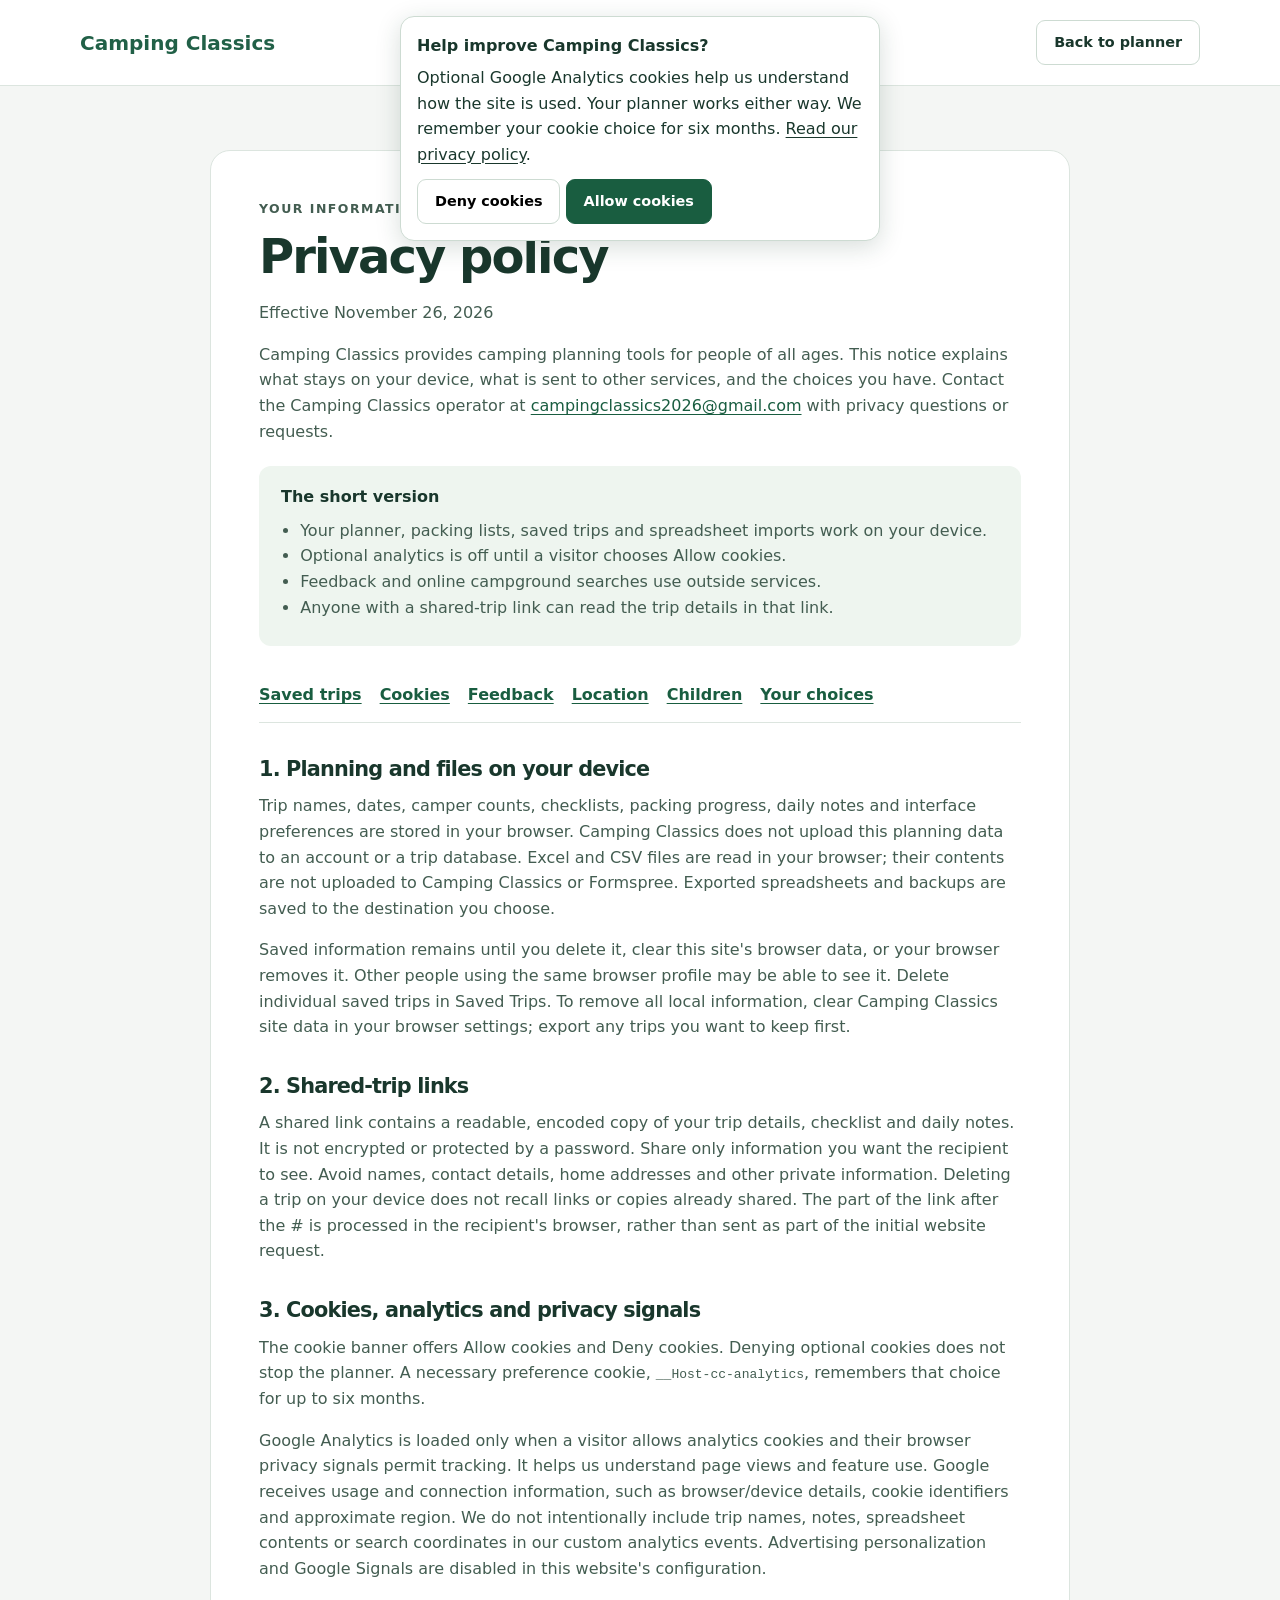
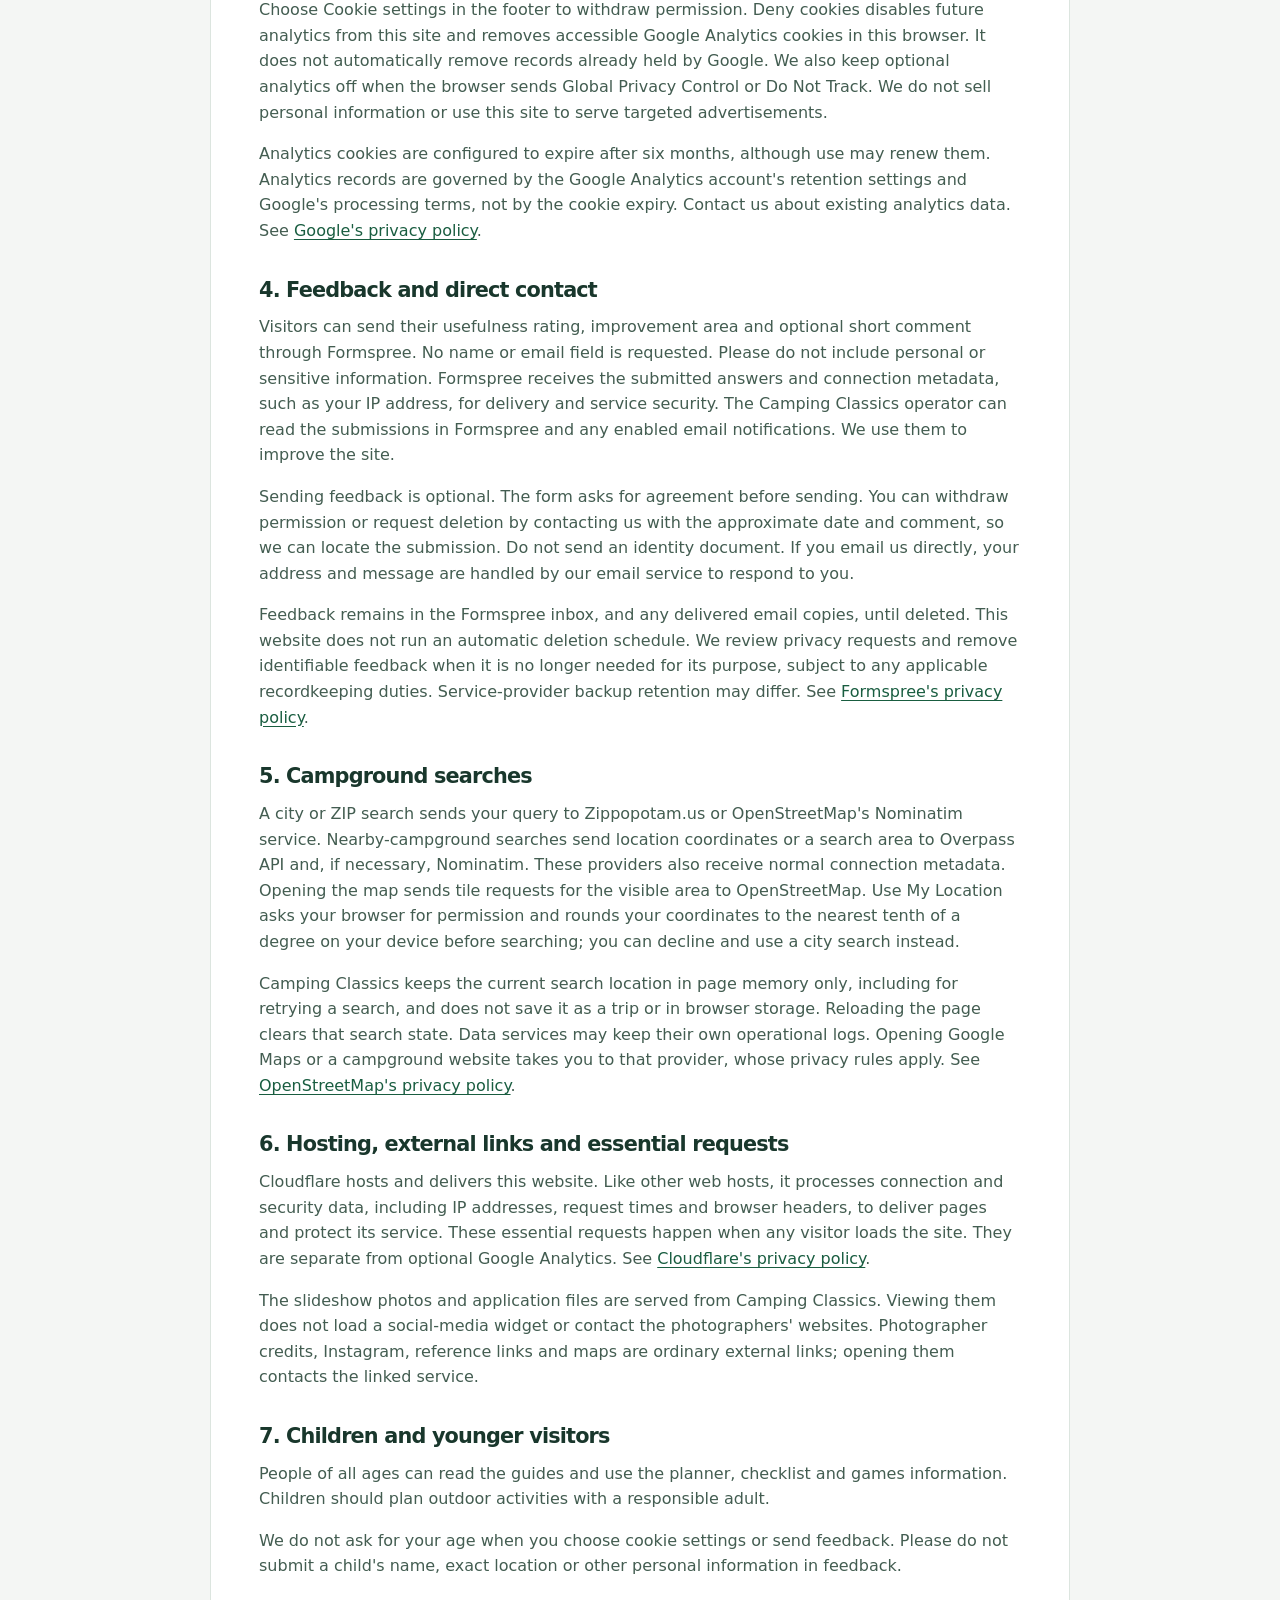
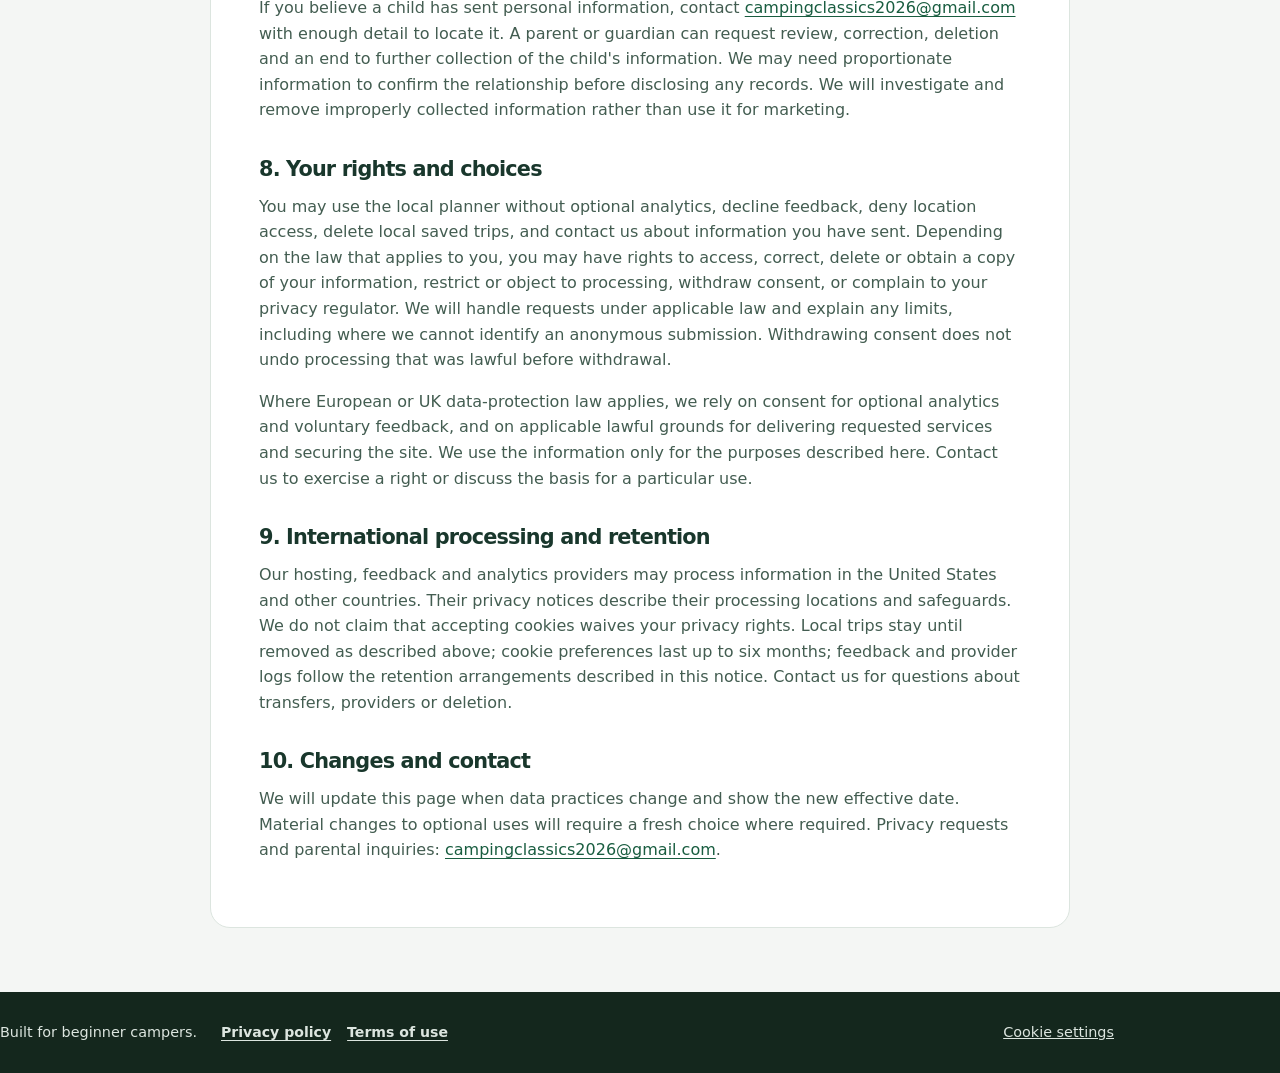
<file: privacy.html>
<!DOCTYPE html>
<html lang="en"><head><meta charset="UTF-8"><meta name="viewport" content="width=device-width, initial-scale=1">
<title>Privacy policy | Camping Classics</title><meta name="description" content="How Camping Classics handles saved trips, cookies, feedback, location searches and privacy choices for visitors of all ages."><meta name="theme-color" content="#163e32">
<link rel="stylesheet" href="styles.css?v=consent-20261126"><link rel="icon" type="image/svg+xml" href="data:image/svg+xml,%3Csvg xmlns='http://www.w3.org/2000/svg' viewBox='0 0 32 32'%3E%3Crect width='32' height='32' rx='8' fill='%23163e32'/%3E%3Cpath d='M5 25L16 6L27 25ZM12 25L16 17L20 25' fill='none' stroke='%23f0b95a' stroke-width='2'/%3E%3C/svg%3E" /></head>
<body class="policy-page"><a class="skip-link" href="#policy">Skip to policy</a>
<header class="policy-header"><div class="container"><a class="brand" href="./">Camping Classics</a><a class="btn secondary" href="./#planner">Back to planner</a></div></header>
<main id="policy" class="policy-main"><div class="container"><article class="policy-article"><p class="eyebrow">Your information, explained</p><h1>Privacy policy</h1><p>Effective November 26, 2026</p>
<p>Camping Classics provides camping planning tools for people of all ages. This notice explains what stays on your device, what is sent to other services, and the choices you have. Contact the Camping Classics operator at <a href="mailto:campingclassics2026@gmail.com">campingclassics2026@gmail.com</a> with privacy questions or requests.</p>
<div class="policy-summary"><strong>The short version</strong><ul><li>Your planner, packing lists, saved trips and spreadsheet imports work on your device.</li><li>Optional analytics is off until a visitor chooses Allow cookies.</li><li>Feedback and online campground searches use outside services.</li><li>Anyone with a shared-trip link can read the trip details in that link.</li></ul></div>
<nav class="policy-toc" aria-label="Privacy topics"><a href="#local-data">Saved trips</a><a href="#cookies">Cookies</a><a href="#feedback">Feedback</a><a href="#location">Location</a><a href="#children">Children</a><a href="#rights">Your choices</a></nav>
<h2 id="local-data">1. Planning and files on your device</h2>
<p>Trip names, dates, camper counts, checklists, packing progress, daily notes and interface preferences are stored in your browser. Camping Classics does not upload this planning data to an account or a trip database. Excel and CSV files are read in your browser; their contents are not uploaded to Camping Classics or Formspree. Exported spreadsheets and backups are saved to the destination you choose.</p>
<p>Saved information remains until you delete it, clear this site's browser data, or your browser removes it. Other people using the same browser profile may be able to see it. Delete individual saved trips in Saved Trips. To remove all local information, clear Camping Classics site data in your browser settings; export any trips you want to keep first.</p>
<h2>2. Shared-trip links</h2>
<p>A shared link contains a readable, encoded copy of your trip details, checklist and daily notes. It is not encrypted or protected by a password. Share only information you want the recipient to see. Avoid names, contact details, home addresses and other private information. Deleting a trip on your device does not recall links or copies already shared. The part of the link after the # is processed in the recipient's browser, rather than sent as part of the initial website request.</p>
<h2 id="cookies">3. Cookies, analytics and privacy signals</h2>
<p>The cookie banner offers Allow cookies and Deny cookies. Denying optional cookies does not stop the planner. A necessary preference cookie, <code>__Host-cc-analytics</code>, remembers that choice for up to six months.</p>
<p>Google Analytics is loaded only when a visitor allows analytics cookies and their browser privacy signals permit tracking. It helps us understand page views and feature use. Google receives usage and connection information, such as browser/device details, cookie identifiers and approximate region. We do not intentionally include trip names, notes, spreadsheet contents or search coordinates in our custom analytics events. Advertising personalization and Google Signals are disabled in this website's configuration.</p>
<p>Choose Cookie settings in the footer to withdraw permission. Deny cookies disables future analytics from this site and removes accessible Google Analytics cookies in this browser. It does not automatically remove records already held by Google. We also keep optional analytics off when the browser sends Global Privacy Control or Do Not Track. We do not sell personal information or use this site to serve targeted advertisements.</p>
<p>Analytics cookies are configured to expire after six months, although use may renew them. Analytics records are governed by the Google Analytics account's retention settings and Google's processing terms, not by the cookie expiry. Contact us about existing analytics data. See <a href="https://policies.google.com/privacy" rel="noreferrer">Google's privacy policy</a>.</p>
<h2 id="feedback">4. Feedback and direct contact</h2>
<p>Visitors can send their usefulness rating, improvement area and optional short comment through Formspree. No name or email field is requested. Please do not include personal or sensitive information. Formspree receives the submitted answers and connection metadata, such as your IP address, for delivery and service security. The Camping Classics operator can read the submissions in Formspree and any enabled email notifications. We use them to improve the site.</p>
<p>Sending feedback is optional. The form asks for agreement before sending. You can withdraw permission or request deletion by contacting us with the approximate date and comment, so we can locate the submission. Do not send an identity document. If you email us directly, your address and message are handled by our email service to respond to you.</p>
<p>Feedback remains in the Formspree inbox, and any delivered email copies, until deleted. This website does not run an automatic deletion schedule. We review privacy requests and remove identifiable feedback when it is no longer needed for its purpose, subject to any applicable recordkeeping duties. Service-provider backup retention may differ. See <a href="https://formspree.io/legal/privacy-policy/" rel="noreferrer">Formspree's privacy policy</a>.</p>
<h2 id="location">5. Campground searches</h2>
<p>A city or ZIP search sends your query to Zippopotam.us or OpenStreetMap's Nominatim service. Nearby-campground searches send location coordinates or a search area to Overpass API and, if necessary, Nominatim. These providers also receive normal connection metadata. Opening the map sends tile requests for the visible area to OpenStreetMap. Use My Location asks your browser for permission and rounds your coordinates to the nearest tenth of a degree on your device before searching; you can decline and use a city search instead.</p>
<p>Camping Classics keeps the current search location in page memory only, including for retrying a search, and does not save it as a trip or in browser storage. Reloading the page clears that search state. Data services may keep their own operational logs. Opening Google Maps or a campground website takes you to that provider, whose privacy rules apply. See <a href="https://osmfoundation.org/wiki/Privacy_Policy" rel="noreferrer">OpenStreetMap's privacy policy</a>.</p>
<h2>6. Hosting, external links and essential requests</h2>
<p>Cloudflare hosts and delivers this website. Like other web hosts, it processes connection and security data, including IP addresses, request times and browser headers, to deliver pages and protect its service. These essential requests happen when any visitor loads the site. They are separate from optional Google Analytics. See <a href="https://www.cloudflare.com/privacypolicy/" rel="noreferrer">Cloudflare's privacy policy</a>.</p>
<p>The slideshow photos and application files are served from Camping Classics. Viewing them does not load a social-media widget or contact the photographers' websites. Photographer credits, Instagram, reference links and maps are ordinary external links; opening them contacts the linked service.</p>
<h2 id="children">7. Children and younger visitors</h2>
<p>People of all ages can read the guides and use the planner, checklist and games information. Children should plan outdoor activities with a responsible adult.</p>
<p>We do not ask for your age when you choose cookie settings or send feedback. Please do not submit a child's name, exact location or other personal information in feedback.</p>
<p>If you believe a child has sent personal information, contact <a href="mailto:campingclassics2026@gmail.com">campingclassics2026@gmail.com</a> with enough detail to locate it. A parent or guardian can request review, correction, deletion and an end to further collection of the child's information. We may need proportionate information to confirm the relationship before disclosing any records. We will investigate and remove improperly collected information rather than use it for marketing.</p>
<h2 id="rights">8. Your rights and choices</h2>
<p>You may use the local planner without optional analytics, decline feedback, deny location access, delete local saved trips, and contact us about information you have sent. Depending on the law that applies to you, you may have rights to access, correct, delete or obtain a copy of your information, restrict or object to processing, withdraw consent, or complain to your privacy regulator. We will handle requests under applicable law and explain any limits, including where we cannot identify an anonymous submission. Withdrawing consent does not undo processing that was lawful before withdrawal.</p>
<p>Where European or UK data-protection law applies, we rely on consent for optional analytics and voluntary feedback, and on applicable lawful grounds for delivering requested services and securing the site. We use the information only for the purposes described here. Contact us to exercise a right or discuss the basis for a particular use.</p>
<h2>9. International processing and retention</h2>
<p>Our hosting, feedback and analytics providers may process information in the United States and other countries. Their privacy notices describe their processing locations and safeguards. We do not claim that accepting cookies waives your privacy rights. Local trips stay until removed as described above; cookie preferences last up to six months; feedback and provider logs follow the retention arrangements described in this notice. Contact us for questions about transfers, providers or deletion.</p>
<h2>10. Changes and contact</h2>
<p>We will update this page when data practices change and show the new effective date. Material changes to optional uses will require a fresh choice where required. Privacy requests and parental inquiries: <a href="mailto:campingclassics2026@gmail.com">campingclassics2026@gmail.com</a>.</p></article></div></main>
<footer><div class="container footer-base"><p>Built for beginner campers.</p><nav class="legal-links" aria-label="Website policies"><a href="privacy.html">Privacy policy</a><a href="terms.html">Terms of use</a></nav><button id="cookiesOpen" type="button">Cookie settings</button></div></footer>
<aside id="cookiesPanel" hidden aria-label="Analytics cookie settings">
    <strong>Help improve Camping Classics?</strong>
    <p>Optional Google Analytics cookies help us understand how the site is used. Your planner works either way. We remember your cookie choice for six months. <a href="privacy.html#cookies">Read our privacy policy</a>.</p>
    <p id="cookiePrivacyStatus" role="status"></p>
    <button class="btn secondary" type="button" id="cookiesNo">Deny cookies</button>
    <button class="btn primary" type="button" id="cookiesYes">Allow cookies</button>
  </aside>
<script src="privacy.js?v=consent-20261126" integrity="sha384-TliTcscqkenq2PVJVkU8zQWhU8Q2kJabYACU/A1aEyxE69AWe+BG/js9Jr8lJPZT"></script></body></html>
</file>
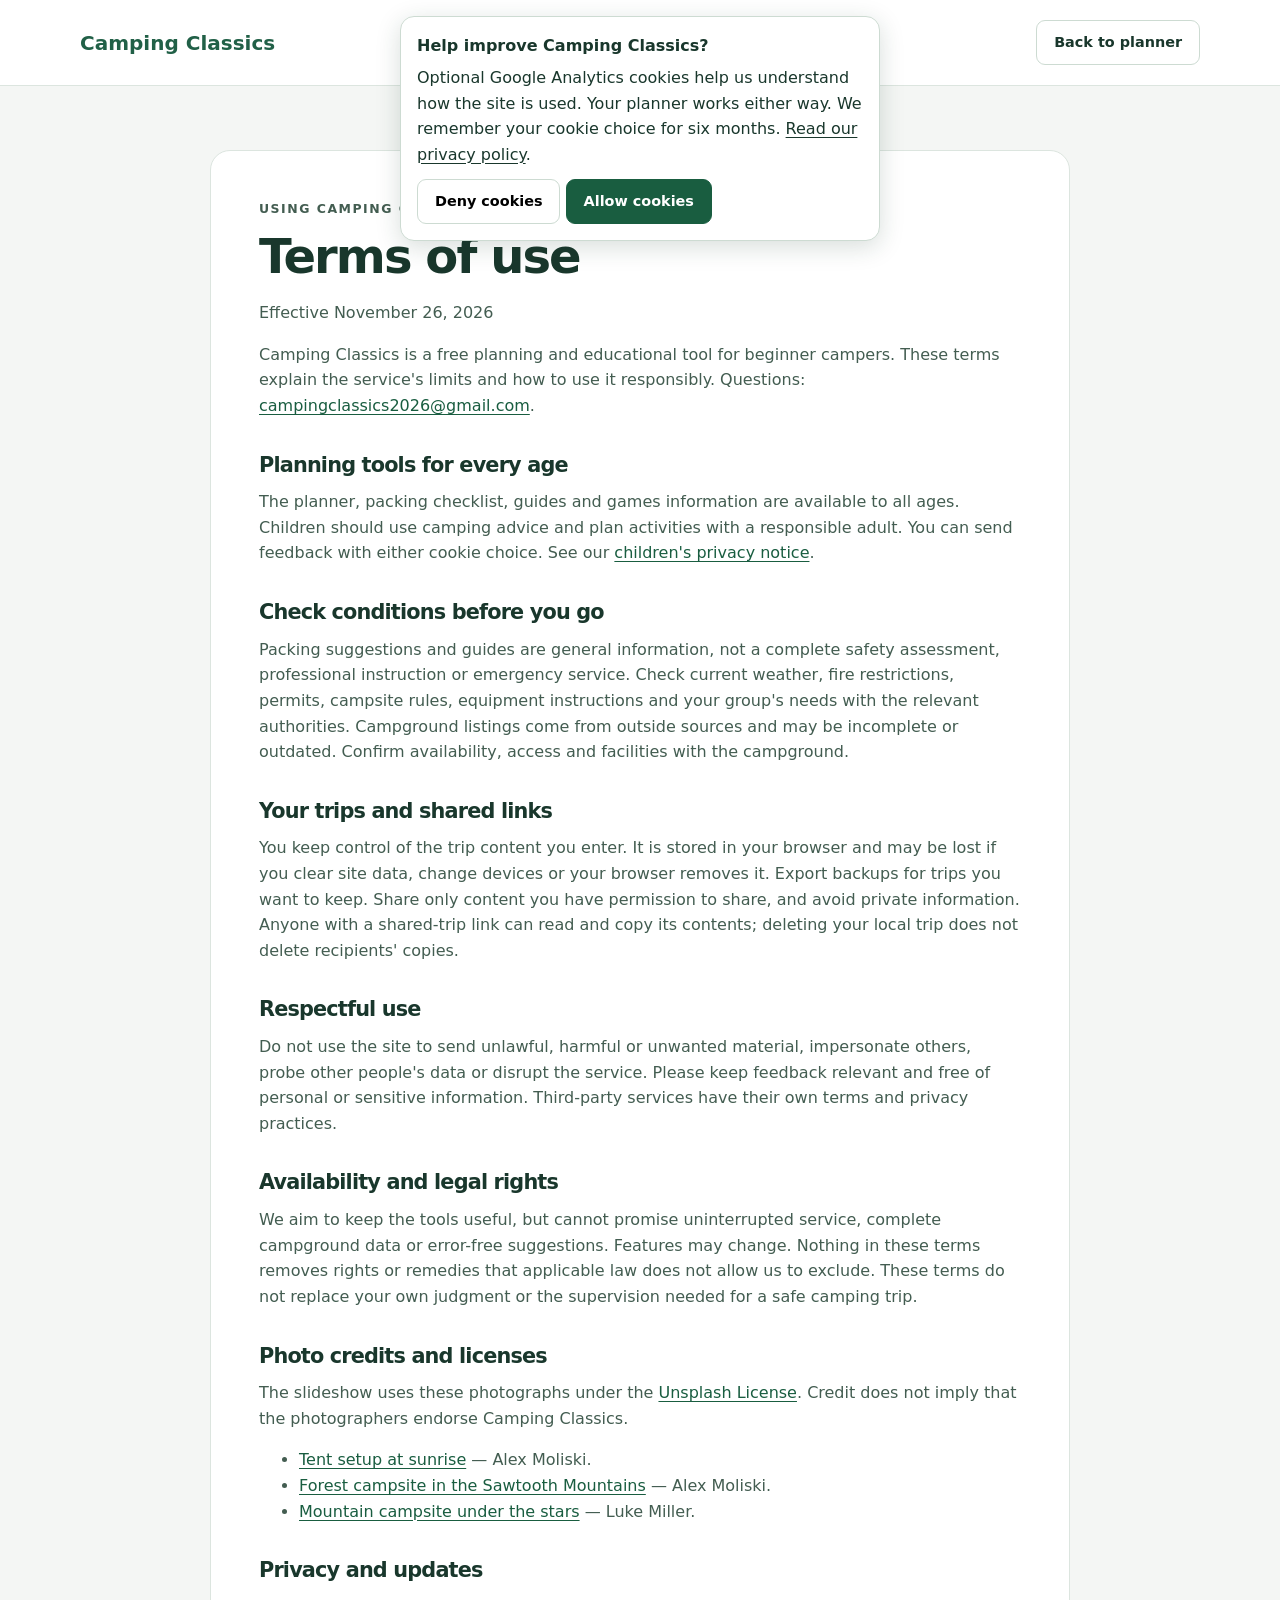
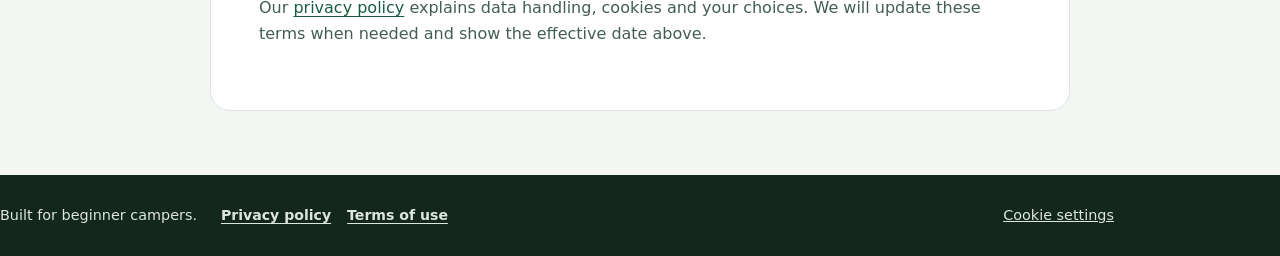
<file: terms.html>
<!DOCTYPE html>
<html lang="en"><head><meta charset="UTF-8"><meta name="viewport" content="width=device-width, initial-scale=1">
<title>Terms of use | Camping Classics</title><meta name="description" content="Use Camping Classics responsibly: planning guidance, saved trips, sharing, optional online features and photo credits."><meta name="theme-color" content="#163e32">
<link rel="stylesheet" href="styles.css?v=consent-20261126"><link rel="icon" type="image/svg+xml" href="data:image/svg+xml,%3Csvg xmlns='http://www.w3.org/2000/svg' viewBox='0 0 32 32'%3E%3Crect width='32' height='32' rx='8' fill='%23163e32'/%3E%3Cpath d='M5 25L16 6L27 25ZM12 25L16 17L20 25' fill='none' stroke='%23f0b95a' stroke-width='2'/%3E%3C/svg%3E" /></head>
<body class="policy-page"><a class="skip-link" href="#policy">Skip to policy</a>
<header class="policy-header"><div class="container"><a class="brand" href="./">Camping Classics</a><a class="btn secondary" href="./#planner">Back to planner</a></div></header>
<main id="policy" class="policy-main"><div class="container"><article class="policy-article"><p class="eyebrow">Using Camping Classics</p><h1>Terms of use</h1><p>Effective November 26, 2026</p>
<p>Camping Classics is a free planning and educational tool for beginner campers. These terms explain the service's limits and how to use it responsibly. Questions: <a href="mailto:campingclassics2026@gmail.com">campingclassics2026@gmail.com</a>.</p>
<h2>Planning tools for every age</h2><p>The planner, packing checklist, guides and games information are available to all ages. Children should use camping advice and plan activities with a responsible adult. You can send feedback with either cookie choice. See our <a href="privacy.html#children">children's privacy notice</a>.</p>
<h2>Check conditions before you go</h2><p>Packing suggestions and guides are general information, not a complete safety assessment, professional instruction or emergency service. Check current weather, fire restrictions, permits, campsite rules, equipment instructions and your group's needs with the relevant authorities. Campground listings come from outside sources and may be incomplete or outdated. Confirm availability, access and facilities with the campground.</p>
<h2>Your trips and shared links</h2><p>You keep control of the trip content you enter. It is stored in your browser and may be lost if you clear site data, change devices or your browser removes it. Export backups for trips you want to keep. Share only content you have permission to share, and avoid private information. Anyone with a shared-trip link can read and copy its contents; deleting your local trip does not delete recipients' copies.</p>
<h2>Respectful use</h2><p>Do not use the site to send unlawful, harmful or unwanted material, impersonate others, probe other people's data or disrupt the service. Please keep feedback relevant and free of personal or sensitive information. Third-party services have their own terms and privacy practices.</p>
<h2>Availability and legal rights</h2><p>We aim to keep the tools useful, but cannot promise uninterrupted service, complete campground data or error-free suggestions. Features may change. Nothing in these terms removes rights or remedies that applicable law does not allow us to exclude. These terms do not replace your own judgment or the supervision needed for a safe camping trip.</p>
<h2 id="photo-credits">Photo credits and licenses</h2><p>The slideshow uses these photographs under the <a href="https://unsplash.com/license" rel="noreferrer">Unsplash License</a>. Credit does not imply that the photographers endorse Camping Classics.</p>
<ul><li><a href="https://unsplash.com/photos/tent-setup-at-sunrise-with-mountain-backdrop-x9ADJTA_aIc" rel="noreferrer">Tent setup at sunrise</a> — Alex Moliski.</li><li><a href="https://unsplash.com/photos/a-tent-in-the-middle-of-a-forest-with-mountains-in-the-background-M0uARb6QWP4" rel="noreferrer">Forest campsite in the Sawtooth Mountains</a> — Alex Moliski.</li><li><a href="https://unsplash.com/photos/a-tent-pitched-up-on-top-of-a-mountain-under-a-night-sky-filled-with-stars-MZfMrdBWmsU" rel="noreferrer">Mountain campsite under the stars</a> — Luke Miller.</li></ul>
<h2>Privacy and updates</h2><p>Our <a href="privacy.html">privacy policy</a> explains data handling, cookies and your choices. We will update these terms when needed and show the effective date above.</p></article></div></main>
<footer><div class="container footer-base"><p>Built for beginner campers.</p><nav class="legal-links" aria-label="Website policies"><a href="privacy.html">Privacy policy</a><a href="terms.html">Terms of use</a></nav><button id="cookiesOpen" type="button">Cookie settings</button></div></footer>
<aside id="cookiesPanel" hidden aria-label="Analytics cookie settings">
    <strong>Help improve Camping Classics?</strong>
    <p>Optional Google Analytics cookies help us understand how the site is used. Your planner works either way. We remember your cookie choice for six months. <a href="privacy.html#cookies">Read our privacy policy</a>.</p>
    <p id="cookiePrivacyStatus" role="status"></p>
    <button class="btn secondary" type="button" id="cookiesNo">Deny cookies</button>
    <button class="btn primary" type="button" id="cookiesYes">Allow cookies</button>
  </aside>
<script src="privacy.js?v=consent-20261126" integrity="sha384-TliTcscqkenq2PVJVkU8zQWhU8Q2kJabYACU/A1aEyxE69AWe+BG/js9Jr8lJPZT"></script></body></html>
</file>
<file: vendor/leaflet.css>
.leaflet-pane,.leaflet-tile,.leaflet-marker-icon,.leaflet-marker-shadow,.leaflet-tile-container,.leaflet-pane>svg,.leaflet-pane>canvas,.leaflet-zoom-box,.leaflet-image-layer,.leaflet-layer{position:absolute;left:0;top:0}.leaflet-container{overflow:hidden}.leaflet-tile,.leaflet-marker-icon,.leaflet-marker-shadow{-webkit-user-select:none;-moz-user-select:none;user-select:none;-webkit-user-drag:none}.leaflet-tile::selection{background:transparent}.leaflet-safari .leaflet-tile{image-rendering:-webkit-optimize-contrast}.leaflet-safari .leaflet-tile-container{width:1600px;height:1600px;-webkit-transform-origin:0 0}.leaflet-marker-icon,.leaflet-marker-shadow{display:block}.leaflet-container .leaflet-overlay-pane svg,.leaflet-container .leaflet-marker-pane img,.leaflet-container .leaflet-shadow-pane img,.leaflet-container .leaflet-tile-pane img,.leaflet-container img.leaflet-image-layer,.leaflet-container .leaflet-tile{max-width:none !important;max-height:none !important}.leaflet-container.leaflet-touch-zoom{-ms-touch-action:pan-x pan-y;touch-action:pan-x pan-y}.leaflet-container.leaflet-touch-drag{-ms-touch-action:pinch-zoom;touch-action:none;touch-action:pinch-zoom}.leaflet-container.leaflet-touch-drag.leaflet-touch-zoom{-ms-touch-action:none;touch-action:none}.leaflet-container{-webkit-tap-highlight-color:transparent}.leaflet-container a{-webkit-tap-highlight-color:rgba(51,181,229,0.4)}.leaflet-tile{filter:inherit;visibility:hidden}.leaflet-tile-loaded{visibility:inherit}.leaflet-zoom-box{width:0;height:0;-moz-box-sizing:border-box;box-sizing:border-box;z-index:800}.leaflet-overlay-pane svg{-moz-user-select:none}.leaflet-pane{z-index:400}.leaflet-tile-pane{z-index:200}.leaflet-overlay-pane{z-index:400}.leaflet-shadow-pane{z-index:500}.leaflet-marker-pane{z-index:600}.leaflet-tooltip-pane{z-index:650}.leaflet-popup-pane{z-index:700}.leaflet-map-pane canvas{z-index:100}.leaflet-map-pane svg{z-index:200}.leaflet-vml-shape{width:1px;height:1px}.lvml{behavior:url(#default#VML);display:inline-block;position:absolute}.leaflet-control{position:relative;z-index:800;pointer-events:visiblePainted;pointer-events:auto}.leaflet-top,.leaflet-bottom{position:absolute;z-index:1000;pointer-events:none}.leaflet-top{top:0}.leaflet-right{right:0}.leaflet-bottom{bottom:0}.leaflet-left{left:0}.leaflet-control{float:left;clear:both}.leaflet-right .leaflet-control{float:right}.leaflet-top .leaflet-control{margin-top:10px}.leaflet-bottom .leaflet-control{margin-bottom:10px}.leaflet-left .leaflet-control{margin-left:10px}.leaflet-right .leaflet-control{margin-right:10px}.leaflet-fade-anim .leaflet-tile{will-change:opacity}.leaflet-fade-anim .leaflet-popup{opacity:0;-webkit-transition:opacity 0.2s linear;-moz-transition:opacity 0.2s linear;transition:opacity 0.2s linear}.leaflet-fade-anim .leaflet-map-pane .leaflet-popup{opacity:1}.leaflet-zoom-animated{-webkit-transform-origin:0 0;-ms-transform-origin:0 0;transform-origin:0 0}.leaflet-zoom-anim .leaflet-zoom-animated{will-change:transform}.leaflet-zoom-anim .leaflet-zoom-animated{-webkit-transition:-webkit-transform 0.25s cubic-bezier(0, 0, 0.25, 1);-moz-transition:-moz-transform 0.25s cubic-bezier(0, 0, 0.25, 1);transition:transform 0.25s cubic-bezier(0, 0, 0.25, 1)}.leaflet-zoom-anim .leaflet-tile,.leaflet-pan-anim .leaflet-tile{-webkit-transition:none;-moz-transition:none;transition:none}.leaflet-zoom-anim .leaflet-zoom-hide{visibility:hidden}.leaflet-interactive{cursor:pointer}.leaflet-grab{cursor:-webkit-grab;cursor:-moz-grab;cursor:grab}.leaflet-crosshair,.leaflet-crosshair .leaflet-interactive{cursor:crosshair}.leaflet-popup-pane,.leaflet-control{cursor:auto}.leaflet-dragging .leaflet-grab,.leaflet-dragging .leaflet-grab .leaflet-interactive,.leaflet-dragging .leaflet-marker-draggable{cursor:move;cursor:-webkit-grabbing;cursor:-moz-grabbing;cursor:grabbing}.leaflet-marker-icon,.leaflet-marker-shadow,.leaflet-image-layer,.leaflet-pane>svg path,.leaflet-tile-container{pointer-events:none}.leaflet-marker-icon.leaflet-interactive,.leaflet-image-layer.leaflet-interactive,.leaflet-pane>svg path.leaflet-interactive,svg.leaflet-image-layer.leaflet-interactive path{pointer-events:visiblePainted;pointer-events:auto}.leaflet-container{background:#ddd;outline:0}.leaflet-container a{color:#0078A8}.leaflet-container a.leaflet-active{outline:2px solid orange}.leaflet-zoom-box{border:2px dotted #38f;background:rgba(255,255,255,0.5)}.leaflet-container{font:12px/1.5 "Helvetica Neue", Arial, Helvetica, sans-serif}.leaflet-bar{box-shadow:0 1px 5px rgba(0,0,0,0.65);border-radius:4px}.leaflet-bar a,.leaflet-bar a:hover{background-color:#fff;border-bottom:1px solid #ccc;width:26px;height:26px;line-height:26px;display:block;text-align:center;text-decoration:none;color:black}.leaflet-bar a,.leaflet-control-layers-toggle{background-position:50% 50%;background-repeat:no-repeat;display:block}.leaflet-bar a:hover{background-color:#f4f4f4}.leaflet-bar a:first-child{border-top-left-radius:4px;border-top-right-radius:4px}.leaflet-bar a:last-child{border-bottom-left-radius:4px;border-bottom-right-radius:4px;border-bottom:none}.leaflet-bar a.leaflet-disabled{cursor:default;background-color:#f4f4f4;color:#bbb}.leaflet-touch .leaflet-bar a{width:30px;height:30px;line-height:30px}.leaflet-touch .leaflet-bar a:first-child{border-top-left-radius:2px;border-top-right-radius:2px}.leaflet-touch .leaflet-bar a:last-child{border-bottom-left-radius:2px;border-bottom-right-radius:2px}.leaflet-control-zoom-in,.leaflet-control-zoom-out{font:bold 18px 'Lucida Console', Monaco, monospace;text-indent:1px}.leaflet-touch .leaflet-control-zoom-in,.leaflet-touch .leaflet-control-zoom-out{font-size:22px}.leaflet-control-layers{box-shadow:0 1px 5px rgba(0,0,0,0.4);background:#fff;border-radius:5px}.leaflet-control-layers-toggle{background-image:url(images/layers.png);width:36px;height:36px}.leaflet-retina .leaflet-control-layers-toggle{background-image:url(images/layers-2x.png);background-size:26px 26px}.leaflet-touch .leaflet-control-layers-toggle{width:44px;height:44px}.leaflet-control-layers .leaflet-control-layers-list,.leaflet-control-layers-expanded .leaflet-control-layers-toggle{display:none}.leaflet-control-layers-expanded .leaflet-control-layers-list{display:block;position:relative}.leaflet-control-layers-expanded{padding:6px 10px 6px 6px;color:#333;background:#fff}.leaflet-control-layers-scrollbar{overflow-y:scroll;overflow-x:hidden;padding-right:5px}.leaflet-control-layers-selector{margin-top:2px;position:relative;top:1px}.leaflet-control-layers label{display:block}.leaflet-control-layers-separator{height:0;border-top:1px solid #ddd;margin:5px -10px 5px -6px}.leaflet-default-icon-path{background-image:url(images/marker-icon.png)}.leaflet-container .leaflet-control-attribution{background:#fff;background:rgba(255,255,255,0.7);margin:0}.leaflet-control-attribution,.leaflet-control-scale-line{padding:0 5px;color:#333}.leaflet-control-attribution a{text-decoration:none}.leaflet-control-attribution a:hover{text-decoration:underline}.leaflet-container .leaflet-control-attribution,.leaflet-container .leaflet-control-scale{font-size:11px}.leaflet-left .leaflet-control-scale{margin-left:5px}.leaflet-bottom .leaflet-control-scale{margin-bottom:5px}.leaflet-control-scale-line{border:2px solid #777;border-top:none;line-height:1.1;padding:2px 5px 1px;font-size:11px;white-space:nowrap;overflow:hidden;-moz-box-sizing:border-box;box-sizing:border-box;background:#fff;background:rgba(255,255,255,0.5)}.leaflet-control-scale-line:not(:first-child){border-top:2px solid #777;border-bottom:none;margin-top:-2px}.leaflet-control-scale-line:not(:first-child):not(:last-child){border-bottom:2px solid #777}.leaflet-touch .leaflet-control-attribution,.leaflet-touch .leaflet-control-layers,.leaflet-touch .leaflet-bar{box-shadow:none}.leaflet-touch .leaflet-control-layers,.leaflet-touch .leaflet-bar{border:2px solid rgba(0,0,0,0.2);background-clip:padding-box}.leaflet-popup{position:absolute;text-align:center;margin-bottom:20px}.leaflet-popup-content-wrapper{padding:1px;text-align:left;border-radius:12px}.leaflet-popup-content{margin:13px 19px;line-height:1.4}.leaflet-popup-content p{margin:18px 0}.leaflet-popup-tip-container{width:40px;height:20px;position:absolute;left:50%;margin-left:-20px;overflow:hidden;pointer-events:none}.leaflet-popup-tip{width:17px;height:17px;padding:1px;margin:-10px auto 0;-webkit-transform:rotate(45deg);-moz-transform:rotate(45deg);-ms-transform:rotate(45deg);transform:rotate(45deg)}.leaflet-popup-content-wrapper,.leaflet-popup-tip{background:white;color:#333;box-shadow:0 3px 14px rgba(0,0,0,0.4)}.leaflet-container a.leaflet-popup-close-button{position:absolute;top:0;right:0;padding:4px 4px 0 0;border:none;text-align:center;width:18px;height:14px;font:16px/14px Tahoma, Verdana, sans-serif;color:#c3c3c3;text-decoration:none;font-weight:bold;background:transparent}.leaflet-container a.leaflet-popup-close-button:hover{color:#999}.leaflet-popup-scrolled{overflow:auto;border-bottom:1px solid #ddd;border-top:1px solid #ddd}.leaflet-oldie .leaflet-popup-content-wrapper{-ms-zoom:1}.leaflet-oldie .leaflet-popup-tip{width:24px;margin:0 auto;-ms-filter:"progid:DXImageTransform.Microsoft.Matrix(M11=0.70710678, M12=0.70710678, M21=-0.70710678, M22=0.70710678)";filter:progid:DXImageTransform.Microsoft.Matrix(M11=0.70710678, M12=0.70710678, M21=-0.70710678, M22=0.70710678)}.leaflet-oldie .leaflet-popup-tip-container{margin-top:-1px}.leaflet-oldie .leaflet-control-zoom,.leaflet-oldie .leaflet-control-layers,.leaflet-oldie .leaflet-popup-content-wrapper,.leaflet-oldie .leaflet-popup-tip{border:1px solid #999}.leaflet-div-icon{background:#fff;border:1px solid #666}.leaflet-tooltip{position:absolute;padding:6px;background-color:#fff;border:1px solid #fff;border-radius:3px;color:#222;white-space:nowrap;-webkit-user-select:none;-moz-user-select:none;-ms-user-select:none;user-select:none;pointer-events:none;box-shadow:0 1px 3px rgba(0,0,0,0.4)}.leaflet-tooltip.leaflet-clickable{cursor:pointer;pointer-events:auto}.leaflet-tooltip-top:before,.leaflet-tooltip-bottom:before,.leaflet-tooltip-left:before,.leaflet-tooltip-right:before{position:absolute;pointer-events:none;border:6px solid transparent;background:transparent;content:""}.leaflet-tooltip-bottom{margin-top:6px}.leaflet-tooltip-top{margin-top:-6px}.leaflet-tooltip-bottom:before,.leaflet-tooltip-top:before{left:50%;margin-left:-6px}.leaflet-tooltip-top:before{bottom:0;margin-bottom:-12px;border-top-color:#fff}.leaflet-tooltip-bottom:before{top:0;margin-top:-12px;margin-left:-6px;border-bottom-color:#fff}.leaflet-tooltip-left{margin-left:-6px}.leaflet-tooltip-right{margin-left:6px}.leaflet-tooltip-left:before,.leaflet-tooltip-right:before{top:50%;margin-top:-6px}.leaflet-tooltip-left:before{right:0;margin-right:-12px;border-left-color:#fff}.leaflet-tooltip-right:before{left:0;margin-left:-12px;border-right-color:#fff}

/*# sourceMappingURL=leaflet.css.map */
</file>
<file: styles.css>
* {
  box-sizing: border-box;
}

:root {
  --bg: #f7f4ec;
  --surface: #ffffff;
  --text: #1e2c24;
  --muted: #66746c;
  --primary: #285943;
  --primary-dark: #1d4232;
  --accent: #d99c54;
  --border: #dfe5df;
  --alt: #eef3ee;
  --shadow: 0 16px 40px rgba(30, 44, 36, 0.08);
}

html {
  scroll-behavior: auto;
}

body {
  margin: 0;
  font-family: Inter, ui-sans-serif, system-ui, -apple-system, BlinkMacSystemFont, "Segoe UI", sans-serif;
  color: var(--text);
  background: var(--bg);
  line-height: 1.6;
}

a {
  color: inherit;
  text-decoration: none;
}

button,
input,
select {
  font: inherit;
}

.container {
  width: min(1120px, 92%);
  margin: 0 auto;
}

.site-header {
  position: sticky;
  top: 0;
  z-index: 20;
  background: rgba(247, 244, 236, 0.94);
  backdrop-filter: blur(12px);
  border-bottom: 1px solid rgba(0,0,0,0.05);
}

.nav {
  min-height: 72px;
  display: flex;
  align-items: center;
  justify-content: space-between;
}

.brand {
  font-size: 1.25rem;
  font-weight: 800;
}

nav {
  display: flex;
  gap: 24px;
}

nav a {
  font-weight: 600;
  color: var(--muted);
}

nav a:hover {
  color: var(--text);
}

.menu-btn {
  display: none;
  border: 0;
  background: transparent;
  font-size: 1.5rem;
}

.hero {
  padding: 84px 0 72px;
}

.hero-grid {
  display: grid;
  grid-template-columns: 1.2fr 0.8fr;
  gap: 48px;
  align-items: center;
}

.eyebrow {
  margin: 0 0 10px;
  text-transform: uppercase;
  letter-spacing: 0.12em;
  font-size: 0.8rem;
  font-weight: 800;
  color: var(--primary);
}

h1,
h2,
h3,
p {
  margin-top: 0;
}

h1 {
  font-size: clamp(2.7rem, 6vw, 5.2rem);
  line-height: 0.98;
  letter-spacing: -0.045em;
  margin-bottom: 24px;
}

h2 {
  font-size: clamp(2rem, 4vw, 3.25rem);
  line-height: 1.05;
  letter-spacing: -0.035em;
  margin-bottom: 12px;
}

h3 {
  line-height: 1.2;
}

.hero-copy,
.section-heading p,
.hero-card p,
.info-card p,
.game-card p {
  color: var(--muted);
}

.hero-copy {
  font-size: 1.15rem;
  max-width: 650px;
}

.hero-actions {
  display: flex;
  gap: 14px;
  margin: 30px 0 36px;
  flex-wrap: wrap;
}

.btn {
  display: inline-flex;
  justify-content: center;
  align-items: center;
  min-height: 48px;
  padding: 0 20px;
  border-radius: 12px;
  border: 1px solid transparent;
  font-weight: 800;
  cursor: pointer;
  transition: 0.2s ease;
}

.btn:hover {
  transform: translateY(-1px);
}

.btn.primary {
  background: var(--primary);
  color: #fff;
}

.btn.primary:hover {
  background: var(--primary-dark);
}

.btn.secondary {
  border-color: var(--border);
  background: var(--surface);
}

.btn.light {
  background: #fff;
  color: var(--primary);
}

.btn.full {
  width: 100%;
}

.stats {
  display: flex;
  gap: 32px;
  flex-wrap: wrap;
}

.stats div {
  display: flex;
  flex-direction: column;
}

.stats strong {
  font-size: 1.1rem;
}

.stats span {
  color: var(--muted);
  font-size: 0.9rem;
}

.hero-card {
  background: var(--surface);
  border-radius: 24px;
  padding: 22px;
  box-shadow: var(--shadow);
}

.camp-scene {
  min-height: 290px;
  border-radius: 18px;
  background: linear-gradient(#bfd5cf, #e9d6af);
  position: relative;
  overflow: hidden;
  margin-bottom: 20px;
}

.moon {
  width: 54px;
  height: 54px;
  border-radius: 50%;
  background: #fff7da;
  position: absolute;
  top: 36px;
  right: 42px;
}

.mountain {
  position: absolute;
  bottom: 0;
  width: 0;
  height: 0;
  border-left: 180px solid transparent;
  border-right: 180px solid transparent;
  border-bottom: 210px solid #476b5a;
}

.mountain-one {
  left: -50px;
}

.mountain-two {
  right: -120px;
  border-bottom-color: #355343;
  transform: scale(0.85);
}

.tent {
  position: absolute;
  width: 120px;
  height: 90px;
  background: var(--accent);
  bottom: 20px;
  left: 80px;
  clip-path: polygon(50% 0, 100% 100%, 0 100%);
}

.fire {
  position: absolute;
  bottom: 18px;
  right: 70px;
  font-size: 44px;
}

.section {
  padding: 88px 0;
}

.section.alt {
  background: var(--alt);
}

.section-heading {
  max-width: 690px;
  margin-bottom: 36px;
}

.planner-card {
  display: grid;
  grid-template-columns: 0.9fr 1.1fr;
  gap: 28px;
  background: var(--surface);
  border-radius: 22px;
  padding: 26px;
  box-shadow: var(--shadow);
}

.planner-form {
  display: grid;
  gap: 18px;
}

.planner-form label {
  display: grid;
  gap: 8px;
  font-weight: 700;
}

.planner-form input,
.planner-form select {
  border: 1px solid var(--border);
  border-radius: 10px;
  padding: 12px 14px;
  background: #fff;
}

.planner-result {
  background: var(--alt);
  border-radius: 16px;
  padding: 24px;
}

.result-list {
  padding-left: 20px;
  margin-bottom: 0;
}

.checklist-grid,
.card-grid,
.game-grid {
  display: grid;
  gap: 20px;
}

.checklist-grid {
  grid-template-columns: repeat(4, 1fr);
}

.card-grid {
  grid-template-columns: repeat(3, 1fr);
}

.game-grid {
  grid-template-columns: repeat(3, 1fr);
}

.check-card,
.info-card,
.game-card {
  background: var(--surface);
  border: 1px solid var(--border);
  border-radius: 18px;
  padding: 22px;
}

.check-card label {
  display: flex;
  gap: 10px;
  align-items: center;
  margin: 12px 0;
  color: var(--muted);
}

.check-card input {
  width: 18px;
  height: 18px;
  accent-color: var(--primary);
}

.checklist-actions {
  margin-top: 24px;
  display: flex;
  align-items: center;
  gap: 18px;
  flex-wrap: wrap;
}

#progressText {
  color: var(--muted);
  font-weight: 700;
}

.icon {
  font-size: 2rem;
  display: inline-block;
  margin-bottom: 8px;
}

.game-card span {
  display: inline-block;
  margin-top: 12px;
  font-size: 0.85rem;
  font-weight: 800;
  color: var(--primary);
}

.cta {
  background: var(--primary);
  color: #fff;
  padding: 64px 0;
}

.cta .eyebrow {
  color: #cbe0d4;
}

.cta-inner {
  display: flex;
  align-items: center;
  justify-content: space-between;
  gap: 30px;
}

.cta h2 {
  margin-bottom: 0;
  max-width: 700px;
}

footer {
  background: #15241c;
  color: #d7e2dc;
  padding: 28px 0;
}

.footer-content {
  display: flex;
  justify-content: space-between;
  gap: 20px;
  flex-wrap: wrap;
}

.footer-content p {
  margin: 0;
}

@media (max-width: 900px) {
  .hero-grid,
  .planner-card {
    grid-template-columns: 1fr;
  }

  .checklist-grid,
  .card-grid {
    grid-template-columns: repeat(2, 1fr);
  }

  .game-grid {
    grid-template-columns: 1fr;
  }
}

@media (max-width: 640px) {
  .menu-btn {
    display: block;
  }

  nav {
    position: absolute;
    top: 72px;
    left: 4%;
    right: 4%;
    display: none;
    flex-direction: column;
    padding: 18px;
    background: var(--surface);
    border-radius: 14px;
    box-shadow: var(--shadow);
  }

  nav.open {
    display: flex;
  }

  h1 {
    font-size: 3rem;
  }

  .hero {
    padding-top: 54px;
  }

  .checklist-grid,
  .card-grid {
    grid-template-columns: 1fr;
  }

  .cta-inner {
    align-items: flex-start;
    flex-direction: column;
  }

  .stats {
    gap: 18px;
  }
}


.planner-options {
  margin: 0;
  padding: 14px;
  border: 1px solid var(--border);
  border-radius: 12px;
}

.planner-options legend {
  padding: 0 6px;
  font-weight: 800;
}

.planner-options label {
  display: flex;
  grid-template-columns: none;
  align-items: center;
  gap: 9px;
  margin: 8px 0;
  font-weight: 600;
  color: var(--muted);
}

.planner-options input[type="checkbox"] {
  width: 17px;
  height: 17px;
  accent-color: var(--primary);
}

/* Interactive desktop sidebar */
@media (min-width: 901px) {
  :root {
    --sidebar-closed: 76px;
    --sidebar-open: 236px;
  }

  body {
    padding-left: var(--sidebar-closed);
    transition: padding-left 220ms ease;
  }

  body.sidebar-pinned {
    padding-left: var(--sidebar-open);
  }

  .site-header.sidebar-header {
    position: fixed;
    top: 0;
    left: 0;
    width: var(--sidebar-closed);
    height: 100vh;
    z-index: 50;
    border-right: 1px solid rgba(0,0,0,0.07);
    border-bottom: none;
    background: rgba(247, 244, 236, 0.98);
    backdrop-filter: blur(12px);
    transition: width 220ms ease, box-shadow 220ms ease;
    overflow: hidden;
  }

  .site-header.sidebar-header:hover,
  .site-header.sidebar-header:focus-within,
  body.sidebar-pinned .site-header.sidebar-header {
    width: var(--sidebar-open);
    box-shadow: 10px 0 28px rgba(30, 44, 36, 0.08);
  }

  .sidebar-nav-wrap {
    width: 100%;
    height: 100%;
    min-height: 100vh;
    padding: 26px 14px;
    display: flex;
    flex-direction: column;
    align-items: stretch;
    justify-content: flex-start;
  }

  .sidebar-brand {
    display: flex;
    align-items: center;
    min-height: 48px;
    white-space: nowrap;
    overflow: hidden;
    margin-bottom: 28px;
  }

  .brand-short {
    width: 46px;
    min-width: 46px;
    display: inline-flex;
    align-items: center;
    justify-content: center;
    font-size: 1rem;
    font-weight: 900;
  }

  .brand-full {
    opacity: 0;
    transform: translateX(-6px);
    transition: opacity 160ms ease, transform 160ms ease;
  }

  .site-header.sidebar-header:hover .brand-full,
  .site-header.sidebar-header:focus-within .brand-full,
  body.sidebar-pinned .brand-full {
    opacity: 1;
    transform: translateX(0);
  }

  .sidebar-pin {
    position: absolute;
    top: 84px;
    right: 8px;
    width: 30px;
    height: 30px;
    border: 1px solid var(--border);
    border-radius: 999px;
    background: var(--surface);
    color: var(--primary);
    font-size: 1.2rem;
    cursor: pointer;
    opacity: 0;
    pointer-events: none;
    transition: opacity 160ms ease, transform 160ms ease;
  }

  .site-header.sidebar-header:hover .sidebar-pin,
  .site-header.sidebar-header:focus-within .sidebar-pin,
  body.sidebar-pinned .sidebar-pin {
    opacity: 1;
    pointer-events: auto;
  }

  body.sidebar-pinned .sidebar-pin {
    transform: rotate(180deg);
  }

  .sidebar-nav {
    display: flex;
    flex-direction: column;
    gap: 8px;
  }

  .sidebar-nav a {
    display: flex;
    align-items: center;
    min-height: 48px;
    padding: 8px 9px;
    border-radius: 12px;
    color: var(--muted);
    font-weight: 700;
    white-space: nowrap;
    overflow: hidden;
  }

  .sidebar-nav a:hover,
  .sidebar-nav a:focus-visible {
    background: rgba(40, 89, 67, 0.08);
    color: var(--primary);
  }

  .nav-icon {
    width: 40px;
    min-width: 40px;
    display: inline-flex;
    align-items: center;
    justify-content: center;
    font-size: 1.15rem;
  }

  .nav-label {
    opacity: 0;
    transform: translateX(-6px);
    transition: opacity 160ms ease, transform 160ms ease;
  }

  .site-header.sidebar-header:hover .nav-label,
  .site-header.sidebar-header:focus-within .nav-label,
  body.sidebar-pinned .nav-label {
    opacity: 1;
    transform: translateX(0);
  }

  .sidebar-hint {
    margin-top: auto;
    margin-bottom: 8px;
    text-align: center;
    color: var(--muted);
    font-size: 0.75rem;
    opacity: 0;
    white-space: nowrap;
    transition: opacity 160ms ease;
  }

  .site-header.sidebar-header:hover .sidebar-hint,
  .site-header.sidebar-header:focus-within .sidebar-hint {
    opacity: 1;
  }

  body.sidebar-pinned .sidebar-hint {
    opacity: 0;
  }

  .menu-btn {
    display: none;
  }
}

/* Mobile navigation stays as a normal compact menu */
@media (max-width: 900px) {
  body,
  body.sidebar-pinned {
    padding-left: 0;
  }

  .sidebar-header {
    position: sticky;
    width: 100%;
    height: auto;
  }

  .sidebar-nav-wrap {
    width: min(1120px, 92%);
    margin: 0 auto;
  }

  .brand-short,
  .sidebar-pin,
  .sidebar-hint,
  .nav-icon {
    display: none;
  }

  .brand-full,
  .nav-label {
    opacity: 1;
    transform: none;
  }

  .sidebar-nav a {
    display: block;
  }
}

@media (prefers-reduced-motion: reduce) {
  body,
  .site-header.sidebar-header,
  .brand-full,
  .nav-label,
  .sidebar-pin,
  .sidebar-hint {
    transition: none !important;
  }
}


/* Camp Finder */
.camp-finder-section {
  background: var(--bg);
}

.camp-finder-card {
  display: grid;
  grid-template-columns: 1.2fr 0.8fr;
  gap: 24px;
  background: var(--surface);
  border: 1px solid var(--border);
  border-radius: 22px;
  padding: 28px;
  box-shadow: var(--shadow);
}

.finder-main {
  min-width: 0;
}

.finder-icon {
  font-size: 2.5rem;
  margin-bottom: 12px;
}

.finder-main > p {
  color: var(--muted);
}

.finder-actions {
  display: flex;
  align-items: center;
  gap: 14px;
  flex-wrap: wrap;
  margin-top: 22px;
}

.finder-or {
  color: var(--muted);
  font-weight: 700;
}

.camp-search-form {
  display: flex;
  gap: 10px;
  flex: 1 1 340px;
  min-width: 0;
}

.camp-search-form input {
  flex: 1;
  min-width: 0;
  border: 1px solid var(--border);
  border-radius: 10px;
  padding: 12px 14px;
  background: #fff;
}

.finder-status {
  min-height: 24px;
  margin-top: 14px;
  margin-bottom: 0;
  font-weight: 700;
  color: var(--primary);
}

.finder-tips {
  background: var(--alt);
  border-radius: 16px;
  padding: 22px;
}

.finder-tips ul {
  margin-bottom: 0;
  padding-left: 20px;
  color: var(--muted);
}

.finder-tips li + li {
  margin-top: 8px;
}

.sr-only {
  position: absolute !important;
  width: 1px !important;
  height: 1px !important;
  padding: 0 !important;
  margin: -1px !important;
  overflow: hidden !important;
  clip: rect(0, 0, 0, 0) !important;
  white-space: nowrap !important;
  border: 0 !important;
}

@media (max-width: 800px) {
  .camp-finder-card {
    grid-template-columns: 1fr;
  }

  .camp-search-form {
    flex-direction: column;
    flex-basis: 100%;
  }

  .camp-search-form .btn {
    width: 100%;
  }

  .finder-actions > .btn {
    width: 100%;
  }

  .finder-or {
    width: 100%;
    text-align: center;
  }
}

/* Camp Finder result list */
.camp-results {
  margin-top: 26px;
  background: var(--surface);
  border: 1px solid var(--border);
  border-radius: 22px;
  padding: 24px;
  box-shadow: var(--shadow);
}

.camp-results[hidden] {
  display: none;
}

.camp-results-header {
  display: flex;
  justify-content: space-between;
  align-items: flex-end;
  gap: 18px;
  flex-wrap: wrap;
  margin-bottom: 18px;
}

.camp-results-header h3 {
  margin-bottom: 0;
  font-size: 1.45rem;
}

.camp-count {
  color: var(--muted);
  font-weight: 800;
}

.camp-list {
  display: grid;
  gap: 14px;
}

.camp-result-card {
  display: grid;
  grid-template-columns: auto minmax(0, 1fr) auto;
  align-items: center;
  gap: 16px;
  padding: 18px;
  border: 1px solid var(--border);
  border-radius: 16px;
  background: var(--surface);
}

.camp-rank {
  width: 42px;
  height: 42px;
  border-radius: 12px;
  display: inline-flex;
  align-items: center;
  justify-content: center;
  flex: 0 0 42px;
  background: var(--alt);
  color: var(--primary);
  font-weight: 900;
}

.camp-result-info {
  min-width: 0;
}

.camp-result-info h4 {
  margin: 0 0 5px;
  font-size: 1.08rem;
  line-height: 1.25;
}

.camp-result-meta {
  display: flex;
  flex-wrap: wrap;
  gap: 8px 14px;
  color: var(--muted);
  font-size: 0.9rem;
}

.camp-distance {
  font-weight: 800;
  color: var(--primary);
}

.camp-map-btn {
  white-space: nowrap;
}

.camp-empty,
.camp-error {
  padding: 20px;
  border-radius: 14px;
  background: var(--alt);
  color: var(--muted);
}

.camp-results-note {
  margin: 16px 0 0;
  color: var(--muted);
  font-size: 0.88rem;
}

/* Keep checklist boxes from shrinking beside long labels */
.check-card input[type="checkbox"] {
  width: 18px;
  height: 18px;
  min-width: 18px;
  max-width: 18px;
  flex: 0 0 18px;
}

@media (max-width: 700px) {
  .camp-result-card {
    grid-template-columns: auto minmax(0, 1fr);
  }

  .camp-map-btn {
    grid-column: 1 / -1;
    width: 100%;
  }
}


.finder-country-note {
  margin: 12px 0 0;
  color: var(--muted);
  font-size: 0.88rem;
}


/* Games expand control */
.game-card[hidden] {
  display: none;
}

.games-more-wrap {
  display: flex;
  justify-content: center;
  margin-top: 26px;
}


/* V15 checklist quantities + progress */
.packing-progress-card {
  margin-bottom: 24px;
  padding: 20px;
  background: var(--surface);
  border: 1px solid var(--border);
  border-radius: 16px;
}

.packing-progress-top {
  display: flex;
  align-items: flex-end;
  justify-content: space-between;
  gap: 16px;
  margin-bottom: 12px;
}

.packing-progress-top > div {
  display: grid;
  gap: 2px;
}

.packing-progress-top span {
  color: var(--muted);
  font-size: 0.9rem;
}

.packing-progress-track,
.mini-progress-track {
  overflow: hidden;
  background: var(--alt);
  border-radius: 999px;
}

.packing-progress-track {
  height: 12px;
}

.packing-progress-fill,
.mini-progress-fill {
  width: 0;
  height: 100%;
  background: var(--primary);
  transition: width 180ms ease;
}

.check-items {
  display: grid;
  gap: 12px;
}

.check-item {
  display: grid;
  grid-template-columns: minmax(0, 1fr) auto;
  gap: 10px 12px;
  align-items: center;
  padding: 10px 0;
  border-top: 1px solid var(--border);
}

.check-item:first-child {
  border-top: 0;
}

.check-main {
  display: flex !important;
  align-items: flex-start !important;
  gap: 10px !important;
  margin: 0 !important;
  min-width: 0;
}

.check-main span {
  min-width: 0;
  overflow-wrap: anywhere;
}

.check-main input[type="checkbox"] {
  width: 18px !important;
  height: 18px !important;
  min-width: 18px !important;
  max-width: 18px !important;
  flex: 0 0 18px !important;
  margin-top: 2px;
}

.quantity-control {
  display: inline-flex;
  align-items: center;
  border: 1px solid var(--border);
  border-radius: 10px;
  overflow: hidden;
  background: var(--surface);
}

.quantity-btn {
  width: 34px;
  height: 34px;
  border: 0;
  background: var(--alt);
  color: var(--text);
  cursor: pointer;
  font-weight: 900;
}

.quantity-input {
  width: 46px;
  height: 34px;
  padding: 0 4px;
  border: 0;
  border-left: 1px solid var(--border);
  border-right: 1px solid var(--border);
  text-align: center;
  background: var(--surface);
  color: var(--text);
}

.remove-custom-item {
  grid-column: 1 / -1;
  justify-self: start;
  border: 0;
  padding: 0;
  background: transparent;
  color: var(--muted);
  text-decoration: underline;
  cursor: pointer;
  font-size: 0.84rem;
}

.custom-item-card {
  margin-top: 24px;
  padding: 22px;
  background: var(--surface);
  border: 1px solid var(--border);
  border-radius: 18px;
}

.custom-item-card h3 {
  margin-bottom: 18px;
}

.custom-item-form {
  display: grid;
  grid-template-columns: minmax(180px, 1fr) minmax(160px, 0.7fr) 110px auto;
  gap: 12px;
  align-items: end;
}

.custom-item-form label {
  display: grid;
  gap: 7px;
  font-weight: 700;
}

.custom-item-form input,
.custom-item-form select {
  min-height: 44px;
  padding: 10px 12px;
  border: 1px solid var(--border);
  border-radius: 10px;
  background: var(--surface);
}

.save-status {
  color: var(--primary);
  font-weight: 700;
}

/* Saved trips */
.saved-trips-grid {
  display: grid;
  grid-template-columns: repeat(2, minmax(0, 1fr));
  gap: 18px;
}

.saved-trip-card,
.saved-trip-empty {
  padding: 22px;
  border: 1px solid var(--border);
  border-radius: 18px;
  background: var(--surface);
}

.saved-trip-empty {
  grid-column: 1 / -1;
  color: var(--muted);
}

.saved-trip-top {
  display: flex;
  justify-content: space-between;
  align-items: flex-start;
  gap: 16px;
}

.saved-trip-top h3 {
  margin-bottom: 0;
}

.saved-trip-percent {
  white-space: nowrap;
  color: var(--primary);
}

.saved-trip-meta {
  margin: 14px 0 12px;
  color: var(--muted);
}

.mini-progress-track {
  height: 8px;
  margin-bottom: 18px;
}

.saved-trip-actions {
  display: flex;
  gap: 10px;
  flex-wrap: wrap;
}

/* Campground action buttons */
.camp-result-actions {
  display: flex;
  justify-content: flex-end;
  gap: 8px;
  flex-wrap: wrap;
}

@media (max-width: 950px) {
  .custom-item-form {
    grid-template-columns: 1fr 1fr;
  }

  .custom-item-form .btn {
    width: 100%;
  }
}

@media (max-width: 700px) {
  .saved-trips-grid {
    grid-template-columns: 1fr;
  }

  .custom-item-form {
    grid-template-columns: 1fr;
  }

  .check-item {
    grid-template-columns: 1fr;
  }

  .quantity-control {
    justify-self: start;
  }

  .camp-result-actions {
    grid-column: 1 / -1;
    width: 100%;
    justify-content: stretch;
  }

  .camp-result-actions .btn {
    flex: 1 1 180px;
  }
}

@media (prefers-reduced-motion: reduce) {
  .packing-progress-fill,
  .mini-progress-fill {
    transition: none;
  }
}


/* V16 checklist interaction fixes */
.remove-checklist-item {
  grid-column: 1 / -1;
  justify-self: start;
  border: 0;
  padding: 0;
  background: transparent;
  color: var(--muted);
  text-decoration: underline;
  cursor: pointer;
  font-size: 0.84rem;
}

.quantity-btn:active {
  transform: translateY(1px);
}

.quantity-btn:focus-visible,
.quantity-input:focus-visible,
.remove-checklist-item:focus-visible {
  outline: 2px solid var(--primary);
  outline-offset: 2px;
}


/* V17 simplified quantity control */
.quantity-control {
  display: inline-grid;
  grid-template-columns: 38px 42px 38px;
  align-items: stretch;
  min-height: 38px;
  border: 1px solid var(--border);
  border-radius: 11px;
  overflow: hidden;
  background: var(--surface);
}

.quantity-btn {
  width: 38px;
  height: 38px;
  padding: 0;
  border: 0;
  background: var(--alt);
  color: var(--text);
  cursor: pointer;
  font-size: 1.3rem;
  line-height: 1;
  font-weight: 900;
  display: inline-flex;
  align-items: center;
  justify-content: center;
}

.quantity-btn:hover {
  background: rgba(40, 89, 67, 0.12);
}

.quantity-value {
  min-width: 42px;
  height: 38px;
  display: inline-flex;
  align-items: center;
  justify-content: center;
  border-left: 1px solid var(--border);
  border-right: 1px solid var(--border);
  background: var(--surface);
  color: var(--text);
  font-weight: 800;
  font-variant-numeric: tabular-nums;
}

/* Old native number input is no longer used. */
.quantity-input {
  display: none !important;
}

/* The sidebar no longer shows instructional hover text. */
.sidebar-hint {
  display: none !important;
}


/* V18: wide horizontal checklist layout */
#checklist .checklist-grid {
  display: grid;
  grid-template-columns: 1fr !important;
  gap: 18px;
}

#checklist .check-card {
  width: 100%;
  padding: 22px 24px;
}

#checklist .check-card > h3 {
  margin-bottom: 16px;
}

#checklist .check-items {
  display: grid;
  grid-template-columns: repeat(2, minmax(0, 1fr));
  gap: 0 28px;
}

#checklist .check-item {
  display: grid;
  grid-template-columns: minmax(180px, 1fr) auto auto;
  align-items: center;
  gap: 12px;
  min-width: 0;
  min-height: 66px;
  padding: 12px 0;
  border-top: 1px solid var(--border);
}

#checklist .check-item:nth-child(-n + 2) {
  border-top: 0;
}

#checklist .check-main {
  min-width: 0;
  align-items: center !important;
}

#checklist .check-main span {
  display: block;
  min-width: 0;
  line-height: 1.35;
  overflow-wrap: normal;
  word-break: normal;
  hyphens: none;
}

#checklist .quantity-control {
  flex: 0 0 auto;
}

#checklist .remove-checklist-item {
  grid-column: auto;
  justify-self: end;
  white-space: nowrap;
  text-decoration: none;
  padding: 7px 9px;
  border-radius: 8px;
}

#checklist .remove-checklist-item:hover {
  background: var(--alt);
  color: var(--text);
}

/* Real hero photo */
.hero-photo-wrap {
  position: relative;
  margin-bottom: 20px;
}

.hero-photo {
  display: block;
  width: 100%;
  aspect-ratio: 4 / 3;
  object-fit: cover;
  border-radius: 18px;
}

.hero-photo-credit {
  position: absolute;
  right: 10px;
  bottom: 10px;
  padding: 5px 8px;
  border-radius: 8px;
  background: rgba(20, 30, 24, 0.72);
  color: #fff;
  font-size: 0.72rem;
  line-height: 1.2;
}

.hero-photo-credit:hover {
  text-decoration: underline;
}

/* Hide the old illustration if any old markup survives. */
.camp-scene {
  display: none;
}

@media (max-width: 1150px) {
  #checklist .check-items {
    grid-template-columns: 1fr;
  }

  #checklist .check-item:nth-child(2) {
    border-top: 1px solid var(--border);
  }

  #checklist .check-item:first-child {
    border-top: 0;
  }
}

@media (max-width: 720px) {
  #checklist .check-card {
    padding: 18px;
  }

  #checklist .check-item {
    grid-template-columns: minmax(0, 1fr) auto;
  }

  #checklist .remove-checklist-item {
    grid-column: 1 / -1;
    justify-self: start;
    padding-left: 0;
  }

  .hero-photo {
    aspect-ratio: 16 / 10;
  }
}


/* V19 collapsible checklist sections */
.collapsible-card {
  overflow: hidden;
}

.collapsible-toggle {
  width: 100%;
  border: 0;
  padding: 0;
  background: transparent;
  color: inherit;
  text-align: left;
  cursor: pointer;
  display: flex;
  align-items: center;
  justify-content: space-between;
  gap: 16px;
}

.collapsible-title-wrap {
  min-width: 0;
  display: flex;
  flex-direction: column;
  align-items: flex-start;
  gap: 4px;
}

.collapsible-title-wrap h3 {
  margin: 0;
}

.collapsible-right {
  display: inline-flex;
  align-items: center;
  gap: 10px;
  flex-shrink: 0;
}

.collapsible-arrow {
  display: inline-flex;
  align-items: center;
  justify-content: center;
  width: 28px;
  height: 28px;
  border-radius: 999px;
  background: var(--alt);
  font-size: 1rem;
  line-height: 1;
  transition: transform 180ms ease;
}

.collapsible-toggle[aria-expanded="false"] .collapsible-arrow {
  transform: rotate(-90deg);
}

.collapsible-content[hidden] {
  display: none !important;
}

.collapsible-content {
  margin-top: 14px;
}

.section-count {
  color: var(--muted);
  font-size: 0.92rem;
  font-weight: 700;
}

.packing-progress-card .collapsible-toggle {
  padding: 20px;
  border-radius: 16px;
}

.packing-progress-card .collapsible-content {
  margin-top: 0;
  padding: 0 20px 20px;
}

.custom-item-card .collapsible-toggle {
  padding: 0;
  margin-bottom: 2px;
}

.custom-item-card .collapsible-content {
  margin-top: 16px;
}

#checklist .check-card > .collapsible-toggle {
  margin-bottom: 4px;
}

@media (prefers-reduced-motion: reduce) {
  .collapsible-arrow {
    transition: none;
  }
}


/* V20 cleaner collapse controls */
.collapsible-arrow {
  width: 34px;
  height: 34px;
  border: 1px solid var(--border);
  background: var(--surface);
  color: var(--primary);
}

.chevron-icon {
  width: 18px;
  height: 18px;
  display: block;
}

.collapsible-toggle[aria-expanded="false"] .collapsible-arrow {
  transform: rotate(-90deg);
}

.collapsible-toggle:hover .collapsible-arrow {
  background: var(--alt);
}

.collapsible-toggle:focus-visible {
  outline: 2px solid var(--primary);
  outline-offset: 4px;
  border-radius: 10px;
}


/* V21 product polish */
.planner-date-grid {
  display: grid;
  grid-template-columns: 1fr 1fr;
  gap: 12px;
}

.trip-summary-card {
  display: flex;
  justify-content: space-between;
  align-items: center;
  gap: 24px;
  padding: 20px 22px;
  margin-bottom: 18px;
  border: 1px solid var(--border);
  border-radius: 16px;
  background: var(--surface);
}

.trip-summary-card[hidden] {
  display: none;
}

.trip-summary-card h3 {
  margin-bottom: 0;
}

.trip-summary-details {
  display: flex;
  flex-wrap: wrap;
  justify-content: flex-end;
  gap: 8px;
}

.trip-summary-details span {
  padding: 7px 10px;
  border-radius: 999px;
  background: var(--alt);
  color: var(--muted);
  font-size: 0.9rem;
  font-weight: 700;
}

.checklist-toolbar {
  display: grid;
  grid-template-columns: minmax(220px, 1fr) auto;
  align-items: center;
  gap: 12px 18px;
  margin-bottom: 18px;
}

.checklist-search-wrap input {
  width: 100%;
  min-height: 46px;
  padding: 11px 14px;
  border: 1px solid var(--border);
  border-radius: 12px;
  background: var(--surface);
  color: var(--text);
}

.checklist-toolbar-actions {
  display: flex;
  flex-wrap: wrap;
  gap: 8px;
  justify-content: flex-end;
}

.compact-btn {
  min-height: 42px;
  padding: 0 14px;
}

.checklist-search-status {
  grid-column: 1 / -1;
  color: var(--muted);
  font-size: 0.88rem;
  min-height: 1.2em;
}

.quantity-zero {
  opacity: 0.62;
}

.quantity-zero input[type="checkbox"] {
  cursor: not-allowed;
}

.custom-item-status {
  min-height: 1.2em;
  margin: 12px 0 0;
  color: var(--muted);
  font-size: 0.9rem;
}

.saved-trip-progress-text,
.saved-trip-edited {
  margin: 0 0 8px;
  color: var(--muted);
  font-size: 0.9rem;
}

.saved-trip-edited {
  font-size: 0.82rem;
}

.camp-error p {
  margin-bottom: 14px;
}

/* Long-text robustness */
.check-main span,
.camp-result-info h4,
.saved-trip-card h3,
.trip-summary-card h3,
.info-card h3,
.game-card h3 {
  word-break: normal;
  overflow-wrap: break-word;
  hyphens: auto;
}

.check-item,
.camp-result-card,
.saved-trip-card,
.trip-summary-card {
  min-width: 0;
}

.sidebar-nav a.active {
  background: rgba(40, 89, 67, 0.12);
  color: var(--primary);
  font-weight: 900;
}

.sidebar-nav a.active .nav-icon {
  transform: scale(1.04);
}

@media (max-width: 900px) {
  .planner-date-grid {
    grid-template-columns: 1fr;
  }

  .trip-summary-card {
    align-items: flex-start;
    flex-direction: column;
  }

  .trip-summary-details {
    justify-content: flex-start;
  }

  .checklist-toolbar {
    grid-template-columns: 1fr;
  }

  .checklist-toolbar-actions {
    justify-content: flex-start;
  }
}


/* V22: checklist toolbar without search */
.checklist-toolbar-no-search {
  display: flex;
  justify-content: flex-end;
  align-items: center;
  margin-bottom: 18px;
}

.checklist-toolbar-no-search .checklist-toolbar-actions {
  width: 100%;
  justify-content: flex-end;
}


/* V24: quantity and packed status are independent */
.quantity-zero {
  opacity: 1;
}

.quantity-zero input[type="checkbox"] {
  cursor: pointer;
}


/* V28 — sharing, archived trips, improved saved-trip cards, feedback */
#savedTripsList {
  display: block;
}

.saved-trip-group + .saved-trip-group {
  margin-top: 34px;
}

.saved-trip-group-heading {
  display: flex;
  align-items: end;
  justify-content: space-between;
  gap: 16px;
  margin-bottom: 14px;
}

.saved-trip-group-heading h3 {
  margin: 0;
  font-size: 1.45rem;
}

.saved-trip-group-heading > span {
  min-width: 34px;
  height: 34px;
  display: inline-flex;
  align-items: center;
  justify-content: center;
  border-radius: 999px;
  background: var(--alt);
  color: var(--primary);
  font-weight: 900;
}

.saved-trip-card {
  position: relative;
}

.saved-trip-card-header {
  display: grid;
  grid-template-columns: auto minmax(0, 1fr) auto;
  align-items: start;
  gap: 14px;
}

.saved-trip-icon {
  width: 50px;
  height: 50px;
  display: inline-flex;
  align-items: center;
  justify-content: center;
  border-radius: 14px;
  background: var(--alt);
  font-size: 1.55rem;
}

.saved-trip-heading {
  min-width: 0;
}

.saved-trip-heading .eyebrow {
  margin-bottom: 4px;
}

.saved-trip-heading h3 {
  margin: 0;
}

.saved-trip-status-wrap {
  display: flex;
  flex-direction: column;
  align-items: flex-end;
  gap: 6px;
}

.saved-trip-ready,
.saved-trip-archived {
  display: inline-flex;
  padding: 5px 8px;
  border-radius: 999px;
  background: var(--alt);
  color: var(--primary);
  font-size: 0.75rem;
  font-weight: 800;
  white-space: nowrap;
}

.saved-trip-detail-chips {
  display: flex;
  flex-wrap: wrap;
  gap: 7px;
  margin: 18px 0 14px;
}

.saved-trip-detail-chips span {
  padding: 7px 9px;
  border-radius: 999px;
  background: var(--alt);
  color: var(--muted);
  font-size: 0.86rem;
  font-weight: 700;
}

.saved-trip-progress-row {
  display: flex;
  justify-content: space-between;
  gap: 12px;
  margin-bottom: 9px;
  color: var(--muted);
  font-size: 0.84rem;
}

.saved-trip-action-status {
  min-height: 1.1em;
  margin: 10px 0 0;
  color: var(--primary);
  font-size: 0.82rem;
  font-weight: 700;
}

.archived-trip-card {
  background: rgba(255, 255, 255, 0.72);
}

.compact-empty {
  padding: 18px 20px;
}

/* Modal system */
body.modal-open {
  overflow: hidden;
}

.modal-backdrop {
  position: fixed;
  inset: 0;
  z-index: 1000;
  display: grid;
  place-items: center;
  padding: 20px;
  background: rgba(15, 27, 21, 0.58);
  backdrop-filter: blur(3px);
}

.modal-backdrop[hidden] {
  display: none !important;
}

.site-modal {
  position: relative;
  width: min(560px, 100%);
  max-height: min(760px, calc(100vh - 40px));
  overflow: auto;
  padding: 28px;
  border: 1px solid var(--border);
  border-radius: 22px;
  background: var(--surface);
  box-shadow: 0 24px 70px rgba(12, 28, 20, 0.26);
}

.site-modal h2 {
  margin-bottom: 10px;
}

.modal-copy,
.modal-note {
  color: var(--muted);
}

.modal-note {
  margin-top: 14px;
  font-size: 0.82rem;
}

.modal-close {
  position: absolute;
  top: 14px;
  right: 14px;
  width: 36px;
  height: 36px;
  border: 1px solid var(--border);
  border-radius: 999px;
  background: var(--surface);
  color: var(--text);
  font-size: 1.35rem;
  cursor: pointer;
}

.modal-actions {
  display: flex;
  flex-wrap: wrap;
  gap: 10px;
  margin-top: 20px;
}

.shared-trip-preview {
  display: flex;
  align-items: center;
  gap: 14px;
  margin-top: 18px;
  padding: 16px;
  border-radius: 16px;
  background: var(--alt);
}

.shared-trip-preview p {
  margin: 4px 0;
  color: var(--muted);
}

.shared-trip-preview span {
  color: var(--primary);
  font-size: 0.85rem;
  font-weight: 800;
}

.shared-trip-preview-icon {
  width: 52px;
  height: 52px;
  display: inline-flex;
  align-items: center;
  justify-content: center;
  flex: 0 0 auto;
  border-radius: 14px;
  background: var(--surface);
  font-size: 1.55rem;
}

/* Structured feedback — no free-text or personal data */
.feedback-fab {
  position: fixed;
  right: 20px;
  bottom: 20px;
  z-index: 500;
  padding: 11px 16px;
  border: 1px solid var(--border);
  border-radius: 999px;
  background: var(--primary);
  color: #fff;
  box-shadow: 0 10px 30px rgba(15, 42, 29, 0.22);
  cursor: pointer;
  font-weight: 800;
}

.feedback-form {
  display: grid;
  gap: 18px;
  margin-top: 18px;
}

.feedback-form fieldset {
  border: 0;
  padding: 0;
  margin: 0;
}

.feedback-form legend,
.feedback-form > label {
  color: var(--text);
  font-weight: 800;
}

.feedback-choice-row {
  display: flex;
  gap: 10px;
  margin-top: 10px;
}

.feedback-choice input {
  position: absolute;
  opacity: 0;
  pointer-events: none;
}

.feedback-choice span {
  display: inline-flex;
  min-width: 100px;
  justify-content: center;
  padding: 10px 14px;
  border: 1px solid var(--border);
  border-radius: 11px;
  background: var(--surface);
  cursor: pointer;
  font-weight: 800;
}

.feedback-choice input:checked + span {
  border-color: var(--primary);
  background: var(--alt);
  color: var(--primary);
}

.feedback-form select {
  width: 100%;
  min-height: 44px;
  margin-top: 8px;
  padding: 10px 12px;
  border: 1px solid var(--border);
  border-radius: 10px;
  background: var(--surface);
}

.feedback-status {
  min-height: 1.1em;
  margin: 0;
  color: var(--primary);
  font-weight: 800;
}

@media (max-width: 700px) {
  .saved-trip-card-header {
    grid-template-columns: auto minmax(0, 1fr);
  }

  .saved-trip-status-wrap {
    grid-column: 1 / -1;
    align-items: flex-start;
    flex-direction: row;
    flex-wrap: wrap;
  }

  .saved-trip-progress-row {
    flex-direction: column;
    gap: 4px;
  }

  .feedback-fab {
    right: 14px;
    bottom: 14px;
  }

  .site-modal {
    padding: 24px 20px;
  }
}


/* V29 — smaller feedback control + short-comment field */
.feedback-fab {
  right: 10px;
  bottom: 12px;
  padding: 8px 12px;
  font-size: 0.82rem;
  border-radius: 999px;
  box-shadow: 0 6px 18px rgba(15, 42, 29, 0.16);
}

.feedback-comment-wrap {
  position: relative;
  margin-top: 8px;
}

.feedback-comment-wrap input {
  width: 100%;
  min-height: 44px;
  padding: 10px 58px 10px 12px;
  border: 1px solid var(--border);
  border-radius: 10px;
  background: var(--surface);
  color: var(--text);
}

.feedback-char-count {
  position: absolute;
  right: 11px;
  top: 50%;
  transform: translateY(-50%);
  color: var(--muted);
  font-size: 0.78rem;
  font-weight: 700;
  pointer-events: none;
}

.optional-label {
  color: var(--muted);
  font-size: 0.82rem;
  font-weight: 600;
}


@media (max-width: 700px) {
  .feedback-fab {
    right: 8px;
    bottom: 10px;
    padding: 8px 11px;
    font-size: 0.8rem;
  }
}


/* V32 — synchronized checkbox and quantity behavior */
.quantity-value-button {
  appearance: none;
  -webkit-appearance: none;
  border-top: 0;
  border-bottom: 0;
  cursor: pointer;
}

.quantity-value-button:hover {
  background: var(--alt);
}

.quantity-value-button:focus-visible {
  outline: 2px solid var(--primary);
  outline-offset: -2px;
}


/* V33 — improved share modal */
.share-link-label {
  display: block;
  margin-top: 18px;
  font-weight: 800;
}

.share-link-row {
  display: grid;
  grid-template-columns: minmax(0, 1fr) auto;
  gap: 10px;
  margin-top: 8px;
}

.share-link-row input {
  min-width: 0;
  width: 100%;
  min-height: 44px;
  padding: 10px 12px;
  border: 1px solid var(--border);
  border-radius: 10px;
  background: var(--alt);
  color: var(--text);
}

.share-status {
  min-height: 1.1em;
  margin: 12px 0 0;
  color: var(--primary);
  font-weight: 800;
}

/* Offline status */
.offline-status {
  position: fixed;
  left: 50%;
  bottom: 14px;
  z-index: 480;
  transform: translateX(-50%);
  padding: 8px 12px;
  border: 1px solid var(--border);
  border-radius: 999px;
  background: var(--surface);
  color: var(--primary);
  box-shadow: 0 8px 24px rgba(15, 42, 29, 0.14);
  font-size: 0.8rem;
  font-weight: 800;
}

.offline-status[hidden] {
  display: none;
}

/* Print only the useful checklist content */
@media print {
  @page {
    margin: 0.55in;
  }

  body {
    background: #fff !important;
    color: #000 !important;
    padding: 0 !important;
  }

  .sidebar,
  .mobile-topbar,
  #home,
  #planner,
  #saved-trips,
  #guides,
  #games,
  #camp-finder,
  footer,
  .feedback-fab,
  .offline-status,
  .checklist-toolbar,
  .custom-item-card,
  .remove-checklist-item,
  .quantity-btn,
  .modal-backdrop {
    display: none !important;
  }

  #checklist {
    display: block !important;
    padding: 0 !important;
    margin: 0 !important;
  }

  #checklist .section-inner {
    width: 100% !important;
    max-width: none !important;
    margin: 0 !important;
    padding: 0 !important;
  }

  #checklist .check-card,
  .packing-progress-card,
  .trip-summary-card {
    break-inside: avoid;
    box-shadow: none !important;
    border: 1px solid #bbb !important;
    background: #fff !important;
  }

  #checklist .check-items {
    display: grid !important;
    grid-template-columns: 1fr 1fr !important;
  }

  #checklist .check-item {
    grid-template-columns: minmax(0, 1fr) auto !important;
  }

  #checklist .quantity-control {
    border: 0 !important;
    background: transparent !important;
  }

  #checklist .quantity-value {
    border: 0 !important;
    background: transparent !important;
    color: #000 !important;
  }

  .collapsible-content[hidden] {
    display: block !important;
  }

  .collapsible-arrow,
  .section-count {
    display: none !important;
  }

  .collapsible-toggle {
    pointer-events: none;
  }
}

@media (max-width: 700px) {
  .share-link-row {
    grid-template-columns: 1fr;
  }
}


/* V35: day-by-day trip itinerary */
.day-planner-headline {
  display: flex;
  flex-wrap: wrap;
  align-items: center;
  justify-content: space-between;
  gap: 12px 24px;
  margin-bottom: 20px;
}
.day-planner-headline strong {
  display: block;
  font-size: 1.12rem;
  font-weight: 800;
}
.day-planner-headline p { margin: 4px 0 0; color: var(--muted); }
.day-planner-status {
  font-size: 0.84rem;
  color: var(--primary);
  font-weight: 700;
  background: #fff;
  border: 1px solid var(--border);
  padding: 8px 12px;
  border-radius: 999px;
}
.day-planner-grid {
  display: grid;
  grid-template-columns: repeat(2, minmax(0, 1fr));
  gap: 18px;
}
.day-plan-card {
  min-width: 0;
  padding: 24px;
  background: var(--surface);
  border: 1px solid var(--border);
  border-radius: 20px;
  box-shadow: var(--shadow);
}
.day-plan-card:focus-within { border-color: var(--primary); }
.day-plan-card-head {
  display: flex;
  align-items: start;
  justify-content: space-between;
  flex-wrap: wrap;
  gap: 5px 10px;
  margin-bottom: 18px;
}
.day-plan-card-head h3 { margin: 0; font-size: 1.18rem; }
.day-plan-date {
  display: inline-flex;
  align-items: center;
  font-size: 0.82rem;
  color: var(--primary-dark);
  background: var(--alt);
  font-weight: 750;
  padding: 5px 10px;
  border-radius: 8px;
}
.day-plan-card label {
  display: block;
  margin-top: 14px;
  font-weight: 750;
  font-size: 0.9rem;
}
.day-plan-card input,
.day-plan-card textarea {
  display: block;
  width: 100%;
  margin-top: 7px;
  border: 1px solid #cbd8cf;
  border-radius: 11px;
  padding: 12px 14px;
  background: #fff;
  color: var(--text);
  font: inherit;
  font-weight: 450;
  line-height: 1.5;
}
.day-plan-card textarea {
  min-height: 154px;
  resize: vertical;
  overflow-wrap: anywhere;
}
.day-plan-card input:focus-visible,
.day-plan-card textarea:focus-visible {
  outline: 2px solid var(--primary);
  outline-offset: 2px;
}
.day-plan-card input::placeholder,
.day-plan-card textarea::placeholder { color: #798981; }
.day-planner-empty {
  grid-column: 1 / -1;
  text-align: center;
  background: white;
  border: 1px dashed #b4c7b9;
  padding: 35px 24px;
  border-radius: 18px;
}
.day-planner-empty h3 { margin-bottom: 6px; }
.day-planner-empty p { color: var(--muted); }
.day-planner-note {
  margin: 20px 0 0;
  color: var(--muted);
  font-size: 0.86rem;
}
@media (max-width: 740px) {
  .day-planner-grid { grid-template-columns: 1fr; }
  .day-plan-card { padding: 19px; }
  .day-planner-headline { align-items: start; }
}
@media print {
  #day-planner { display: none !important; }
}

/* V36 UI enhancements */
.starter-panel { border: 1px solid var(--border); background: var(--surface); border-radius: 22px; overflow: hidden; }
.starter-panel .planner-card { border-radius: 0; box-shadow: none; }
.master-toggle { display:flex; justify-content:space-between; align-items:center; gap:16px; padding:20px 24px; border:0; border-bottom:1px solid var(--border); background:var(--surface); color:var(--text); width:100%; text-align:left; cursor:pointer; font:inherit; }
.master-toggle strong { display:block; font-size:1.05rem; }
.master-toggle small { display:block; color:var(--muted); margin-top:3px; }
.master-toggle[aria-expanded="false"] .collapsible-arrow { transform:rotate(-90deg); }
#starterBody[hidden], #checklistBody[hidden] {display:none!important}
.trip-summary-actions {display:flex; align-items:center; gap:12px; margin-left:auto; flex-wrap:wrap; }
.master-chevron {display:grid;place-items:center;width:42px;height:42px;background:var(--alt);border:1px solid var(--border);border-radius:50%;color:var(--text);cursor:pointer; flex-shrink:0; }
.master-chevron .chevron-icon {width:20px;height:20px; transition:transform .18s;}
.master-chevron[aria-expanded="false"] .chevron-icon {transform:rotate(-90deg);}
.day-planner-modal {width:min(920px,100%); max-height:min(90vh,920px);}
.day-planner-modal .day-planner-grid {grid-template-columns:repeat(auto-fit,minmax(min(100%,280px),1fr));}
@media(max-width:750px){.trip-summary-actions {margin-left:0;width:100%;justify-content:space-between}.day-planner-modal{padding:20px}}
@media print {#checklistBody[hidden]{display:block!important} .trip-summary-actions{display:none!important}}

/* Camping Classics: a clearer planning workspace */
:root {--bg:#f4f6f4;--primary:#216047;--primary-dark:#163e32;--text:#19372c;--muted:#596d63;--border:#dce5df;--alt:#edf3ee;--shadow:0 8px 24px #17392a08}
[hidden] {display:none!important}
.skip-link {position:fixed;top:-80px;left:20px;z-index:1000;background:white;padding:12px 20px}
.skip-link:focus {top:12px}
:focus-visible {outline:3px solid #b87919;outline-offset:4px}
.section {padding:40px 0;scroll-margin-top:30px}
.section-heading {margin-bottom:22px;max-width:760px}
h2 {font-size:clamp(1.6rem,3vw,2rem);letter-spacing:-.04em;line-height:1.25}
.eyebrow {font-size:.78rem;letter-spacing:.12em;text-transform:uppercase}
.trip-welcome {padding:30px 0 18px;background:var(--bg)}
.trip-welcome .hero-grid {grid-template-columns:1.2fr 1fr;gap:28px;align-items:center}
.trip-welcome h1 {font-size:clamp(2rem,3.8vw,3.3rem);line-height:1.08;letter-spacing:-.045em;margin:12px 0}
.trip-welcome h1 em {font-family:Georgia,serif;font-weight:400;color:var(--primary);letter-spacing:-.035em}
.trip-welcome .hero-copy {font-size:1rem;margin:15px 0;max-width:390px}
.trip-welcome .hero-photo-wrap {height:245px;border-radius:18px;overflow:hidden;position:relative}
.trip-welcome .hero-photo {height:100%;width:100%;object-fit:cover}
.hero-actions {gap:10px;margin-top:18px}
.btn {border-radius:9px;min-height:44px;font-size:.9rem;padding:10px 17px;box-shadow:none}
.btn.primary {background:var(--primary);color:white}
.btn.secondary {background:white;border:1px solid #cddbd2}
.starter-panel {border-radius:14px;box-shadow:var(--shadow)}
.master-toggle {padding:17px 22px;background:#fff}
.master-toggle small {font-size:.875rem}
.planner-card {grid-template-columns:1.55fr 1fr;gap:28px;padding:24px}
.planner-form {grid-template-columns:1fr 1fr;gap:17px}
.planner-form>label:first-child,.planner-date-grid,.planner-options,.planner-form>.full {grid-column:1/-1}
.planner-form label {font-size:.9rem;gap:6px}
.planner-form input,.planner-form select {width:100%;min-width:0;padding:10px 12px;border-radius:8px;font-size:1rem}
.planner-form input[type=checkbox] {width:auto}
.planner-result {border-radius:11px;border-top:4px solid #d6a34e;background:#f0f5ef;padding:22px}
.planner-result h3 {margin-top:0}
.result-list {font-size:.9rem}
.check-card,.game-card,.guide-card,.saved-trip-card {border-radius:13px;box-shadow:var(--shadow)}
.checklist-grid {grid-template-columns:repeat(2,minmax(0,1fr))}
.trip-summary-card {border-left:4px solid var(--primary);border-radius:12px}
.help-wrap {position:relative;display:inline-flex}
.button-help {position:absolute;bottom:calc(100% + 10px);right:0;width:250px;padding:12px 15px;background:#19372c;color:white;font-size:.875rem;border-radius:9px;z-index:20;opacity:0;visibility:hidden;transition:opacity .15s;pointer-events:none}
.help-wrap:hover .button-help,.help-wrap:focus-within .button-help {opacity:1;visibility:visible}
.packing-search {display:grid;gap:5px;font-size:.875rem;font-weight:650;flex:1;max-width:360px}
.packing-search input {padding:10px 12px;background:white;border:1px solid var(--border);border-radius:8px;width:100%;font:inherit}
.checklist-toolbar {gap:18px;align-items:end;flex-wrap:wrap}
.device-note {font-size:.875rem;color:var(--muted)}
@media(min-width:901px){
 body {padding-left:76px}
 body.sidebar-pinned {padding-left:236px}
 .site-header.sidebar-header {width:76px;background:#163e32;color:#fff;box-shadow:none}
 .site-header.sidebar-header:hover,.site-header.sidebar-header:focus-within,body.sidebar-pinned .site-header.sidebar-header {width:236px;background:#163e32}
 .sidebar-brand {white-space:nowrap;gap:9px;margin-bottom:35px;line-height:1.25}
 .brand-short {background:#edbc65;color:#163e32;border-radius:10px;width:46px;min-width:46px;height:40px}
 .brand-full,.nav-label {font-size:.95rem}
 .sidebar-pin {color:#fff;background:#2c5545}
 .sidebar-nav {gap:8px}
 .sidebar-nav a {color:#e1ece5;padding:13px 12px;border-radius:8px}
 .sidebar-nav a:hover,.sidebar-nav a:focus-visible,.sidebar-nav a.active {background:#2c5545;color:#fff}
 .nav-icon {font-size:1.1rem}
 .container {width:min(1120px,90%)}
}
@media(max-width:900px){
 .trip-welcome {padding-top:24px}
 .trip-welcome .hero-photo-wrap {height:210px}
 .section {scroll-margin-top:90px}
 .planner-card {grid-template-columns:1fr}
 .planner-result .result-list {columns:2}
}
@media(max-width:600px){
 .trip-welcome .hero-grid {grid-template-columns:1fr;gap:20px}
 .trip-welcome .hero-photo-wrap {height:160px}
 .trip-welcome h1 {font-size:2.45rem}
 .hero-actions .btn {flex:1;text-align:center}
 .section {padding:28px 0}
 .planner-card {padding:17px}
 .planner-form {gap:14px}
 .planner-form>.planner-options {padding:12px}
 .checklist-grid {grid-template-columns:1fr}
 .packing-search {max-width:none;width:100%}
 .checklist-toolbar-actions {flex-wrap:wrap}
 .button-help {right:auto;left:0;width:230px}
}
@media(prefers-reduced-motion:reduce){html {scroll-behavior:auto}*,*::before,*::after {transition:none!important;animation:none!important}}
@media print {body {padding-left:0!important}.packing-search,.skip-link {display:none!important}}

.checklist-open {margin-bottom:20px}
.undo-toast {position:fixed;bottom:25px;left:50%;transform:translateX(-50%);z-index:200;display:flex;align-items:center;gap:16px;width:max-content;max-width:calc(100vw - 32px);padding:14px 18px;background:#163e32;color:white;border-radius:12px;box-shadow:0 8px 32px #0003}
.undo-toast span {min-width:0;overflow-wrap:anywhere;font-size:.95rem}
.undo-toast button {background:none;color:#f4c979;border:0;font:inherit;font-weight:700;cursor:pointer;padding:8px;min-height:44px;flex-shrink:0}
@media(max-width:600px){.undo-toast {bottom:80px;gap:6px;padding:10px 12px}.undo-toast span {font-size:.875rem}}
@media print {.undo-toast,.checklist-open {display:none!important}}

/* V43: search on the left, actions on the right. */
.checklist-toolbar {display:grid;grid-template-columns:minmax(220px,1fr) auto;align-items:end;gap:18px;margin-bottom:18px}
.checklist-toolbar .checklist-toolbar-actions {width:auto;justify-content:flex-end;flex-wrap:nowrap}
.checklist-toolbar .packing-search {width:100%;max-width:none;min-width:0}
.checklist-toolbar .packing-search input {min-height:44px}
@media(max-width:740px){
 .checklist-toolbar {grid-template-columns:1fr;gap:14px}
 .checklist-toolbar .checklist-toolbar-actions {flex-wrap:wrap}
}

/* V44: date guidance, simpler items, and mobile-friendly closing controls. */
.trip-date-status {grid-column:1/-1;margin:0;color:var(--muted);font-size:.875rem}
.custom-item-form {grid-template-columns:minmax(180px,1fr) minmax(160px,.7fr) auto}
.camp-results-actions {display:flex;align-items:center;gap:14px;flex-wrap:wrap}
#showCampResults {margin:20px 0}
.day-planner-footer {position:sticky;bottom:-28px;margin:20px -28px -28px;padding:14px 28px;background:var(--surface);border-top:1px solid var(--border);display:flex;justify-content:flex-end;z-index:5}
.day-planner-footer .btn {min-width:120px}
.feedback-confirmation {max-width:440px;text-align:center}
@media(max-width:750px){.day-planner-footer {bottom:-20px;margin:20px -20px -20px;padding:12px 20px;padding-bottom:max(12px,env(safe-area-inset-bottom))}.custom-item-form {grid-template-columns:1fr}.camp-results-header {align-items:flex-start;flex-wrap:wrap;gap:12px}}
@media print {.checklist-toolbar,.day-planner-footer,#showCampResults {display:none!important}}

/* V45: align navigation, fit phone toolbars, and provide a clean print sheet. */
@media(min-width:901px){
 .sidebar-nav-wrap {padding-left:14px;padding-right:14px}
 .sidebar-nav a {padding:8px 0;gap:9px;min-height:48px}
 .sidebar-nav .nav-icon {flex:0 0 46px;width:46px;min-width:46px;justify-content:center}
 .sidebar-brand {gap:9px}
 .brand-short {flex:0 0 46px}
}
.trip-storage-status {font-size:.875rem;color:var(--muted);max-width:310px;margin:6px 0 0;line-height:1.45}
.day-example-label {font-size:.8rem;color:var(--muted);margin:18px 0 0}
.day-plan-card .day-example-label + label {margin-top:8px}
.packing-search-empty {padding:18px;border:1px dashed var(--border);border-radius:10px;background:white;color:var(--muted)}
.trip-backup-actions {display:flex;gap:10px;flex-wrap:wrap;margin:14px 0}
.site-update-prompt {position:fixed;bottom:24px;left:50%;transform:translateX(-50%);z-index:190;display:flex;align-items:center;gap:24px;width:max-content;max-width:calc(100vw - 32px);padding:18px 22px;border:1px solid var(--border);border-radius:14px;background:white;box-shadow:0 10px 40px #163e3226}
.site-update-prompt p {margin:4px 0 0;font-size:.875rem;color:var(--muted)}
.site-update-actions {display:flex;gap:8px;flex-shrink:0}
#printChecklistSheet {display:none}
@media(max-width:740px){
 .checklist-toolbar .checklist-toolbar-actions {display:grid;grid-template-columns:repeat(3,minmax(0,1fr));gap:8px;width:100%}
 .checklist-toolbar-actions .btn {width:100%;padding:10px 7px;min-height:44px;height:auto;font-size:.875rem;line-height:1.3;white-space:normal}
 .trip-backup-actions .btn {flex:1;min-width:140px}
 .site-update-prompt {bottom:16px;flex-direction:column;align-items:stretch;gap:12px;padding:16px;width:calc(100vw - 32px)}
 .site-update-actions .btn {flex:1}
}
@media print {
 @page {size:auto;margin:14mm}
 html,body {background:white!important;color:#111!important;margin:0!important;padding:0!important;width:auto!important;font-size:11pt!important}
 body > :not(#printChecklistSheet) {display:none!important}
 body.modal-open {overflow:visible!important}
 #printChecklistSheet {display:block!important;position:static!important;width:100%!important;color:#111;font:11pt/1.4 Arial,sans-serif}
 .print-heading {border-bottom:2px solid #222;margin:0 0 14pt;padding-bottom:10pt}
 .print-heading p {margin:3pt 0;font-size:10pt}
 .print-heading p:first-child {font-weight:700;letter-spacing:.07em;text-transform:uppercase}
 .print-heading h1 {font:700 22pt/1.15 Arial,sans-serif;letter-spacing:normal;margin:6pt 0;overflow-wrap:anywhere}
 .print-category {width:100%;border-collapse:collapse;table-layout:fixed;margin:0 0 14pt;break-inside:auto}
 .print-category caption {font-weight:700;font-size:12pt;text-align:left;padding:6pt 0;break-after:avoid}
 .print-category thead {display:table-header-group}
 .print-category th {text-align:left;border-bottom:1pt solid #444;padding:5pt;font-size:9pt}
 .print-category td {border-bottom:.5pt solid #ccc;padding:5pt;vertical-align:middle;overflow-wrap:anywhere}
 .print-category tr {break-inside:avoid}
 .print-category .print-packed-col {width:42pt}
 .print-category .print-qty-col {width:30pt;text-align:right}
 .print-category td:first-child {text-align:center}
 .print-category td:last-child {text-align:right;font-variant-numeric:tabular-nums}
 .print-box {display:inline-block;width:11pt;height:11pt;border:1pt solid #333;line-height:11pt;text-align:center;font-size:10pt}
 .print-footnote {font-size:9pt;color:#444;margin-top:10pt}
}

/* V46: compact, visible homepage overview in the existing card style. */
.camping-overview {padding-top:30px;padding-bottom:30px}
.camping-overview-card {padding:26px;border:1px solid var(--border);border-radius:16px;background:var(--surface);box-shadow:var(--shadow)}
.camping-overview-card h2 {font-size:clamp(1.45rem,2.5vw,1.8rem);margin:0 0 12px;line-height:1.25}
.camping-overview-description {margin:0;color:var(--muted);line-height:1.6}
.camping-overview-features {display:grid;grid-template-columns:repeat(4,minmax(0,1fr));gap:18px;list-style:none;padding:20px 0 0;margin:20px 0 0;border-top:1px solid var(--border)}
.camping-overview-features h3 {font-size:1rem;line-height:1.35;margin:0 0 7px}
.camping-overview-features p {font-size:.9rem;color:var(--muted);line-height:1.5;margin:0}
@media(max-width:1000px){.camping-overview-features {grid-template-columns:repeat(2,minmax(0,1fr))}}
@media(max-width:540px){.camping-overview-card {padding:20px}.camping-overview-features {grid-template-columns:1fr;gap:16px}.camping-overview {padding-top:24px;padding-bottom:24px}}

/* V47: Excel tools and a precisely centered sidebar pin. */
@media(min-width:901px){
 .sidebar-pin {display:grid;place-items:center;padding:0;line-height:1;top:86px;right:14px;width:32px;height:32px}
 .sidebar-pin-icon {display:block;width:18px;height:18px;flex:none;transform-origin:center}
 body.sidebar-pinned .sidebar-pin {transform:none}
 body.sidebar-pinned .sidebar-pin-icon {transform:rotate(180deg)}
 .sidebar-brand {margin-bottom:42px}
}
.excel-tools {display:flex;align-items:center;flex-wrap:wrap;gap:8px;margin:0 0 8px}
.excel-tools>span {font-size:.9rem;font-weight:700;margin-right:8px}
.excel-import-modal {width:min(820px,100%)}
.excel-import-modal h2 {padding-right:30px}
.excel-import-modal label {font-size:.9rem;font-weight:650}
.excel-file-label,#excelSheetLabel {display:grid;gap:8px;margin:16px 0}
.excel-file-label input,#excelImportSheet {font:inherit;max-width:100%;padding:10px;border:1px solid var(--border);border-radius:8px;background:white}
.excel-preview-wrap {overflow:auto;max-height:330px;border:1px solid var(--border);border-radius:10px}
.excel-preview {width:100%;border-collapse:collapse;font-size:.875rem;table-layout:fixed}
.excel-preview caption {padding:10px;text-align:left;font-weight:700}
.excel-preview th,.excel-preview td {text-align:left;padding:10px;border-top:1px solid var(--border);overflow-wrap:anywhere;vertical-align:top}
.excel-preview th {background:var(--alt);position:sticky;top:0}
.excel-preview th:nth-child(3),.excel-preview th:nth-child(4){width:75px}
.excel-import-modes {border:1px solid var(--border);border-radius:10px;padding:16px;margin:16px 0}
.excel-import-modes label {display:block;margin:8px 0}
.excel-import-actions {display:flex;flex-wrap:wrap;justify-content:flex-end;gap:10px;margin-top:20px}
.excel-import-actions .btn:disabled {opacity:.5;cursor:not-allowed}
@media(max-width:600px){.excel-tools>span {width:100%}.excel-tools>.btn {flex:1;min-width:130px}.excel-import-modal {padding:20px}.excel-import-actions .btn {flex:1;min-width:115px}.excel-preview {min-width:440px}}
@media print{.excel-tools,#excelStatus,#excelImportModal {display:none!important}}

/* Trip range and checklist interactions */
.range-picker {grid-column:1/-1;min-width:0}
.range-fields {display:grid;grid-template-columns:1fr 1fr;border:1px solid #bccdc1;border-radius:12px;overflow:hidden;background:white}
.range-fields button {background:transparent;border:0;text-align:left;padding:11px 14px;color:#52695c;font:inherit;font-size:.82rem;cursor:pointer}
.range-fields button + button {border-left:1px solid #cedbd2}
.range-fields button[aria-expanded=true],.range-fields button:hover {background:#eff6ef}
.range-fields strong {display:block;color:#193c2c;font-size:1rem;margin-top:3px}
#rangeCalendar {max-width:380px;margin-top:8px;padding:14px;border:1px solid #cedbd2;border-radius:12px;background:white}
.range-nav {display:flex;align-items:center;justify-content:space-between}
.range-nav button,#rangeDays button {border:0;background:#f5f8f5;color:#214d37;cursor:pointer;font:inherit;padding:6px;border-radius:6px}
.range-nav button {width:36px;font-size:1.25rem}
#rangeHint {font-size:.84rem;margin:7px 0}
#rangeDays {display:grid;grid-template-columns:repeat(7,minmax(0,1fr));gap:3px 0;text-align:center;margin:10px 0}
#rangeDays small {color:#546459}
#rangeDays button {background:white;min-height:34px}
#rangeDays button:disabled {color:#a6ada7;cursor:default}
#rangeDays .in-range {background:#d7ebdf;border-radius:0}
#rangeDays .range-edge {background:#215d43;color:white;font-weight:bold}
#rangeDays button:hover:not(:disabled),.range-fields button:focus-visible {outline:2px solid #448066;outline-offset:-2px}
@media screen and (min-width:1151px) {#checklist .check-items:not([hidden]) {align-items:start} #checklist .packing-column .check-item:not(:first-child){border-top:1px solid var(--border)}}
@media screen and (max-width:1150px){#checklist .check-items:not([hidden]) {gap:0} .packing-column {display:contents}}
@media(min-width:901px) and (prefers-reduced-motion:no-preference){body,.site-header.sidebar-header {transition-duration:320ms;transition-timing-function:cubic-bezier(.22,.78,.22,1)} .sidebar-nav-wrap {transition:padding 320ms ease} .sidebar-pin-icon{transition:transform 240ms ease}}
#autoPackStatus:empty {display:none}
#rangeDays button.range-preview:not(.range-edge){background:#d7ebdf;border-radius:0}
#cookiesPanel:not([hidden]){position:fixed;top:max(1rem,env(safe-area-inset-top));left:50%;transform:translateX(-50%);width:min(30rem,calc(100% - 2rem));padding:1rem;background:white;color:#19372c;border:1px solid #cddbd2;border-radius:14px;box-shadow:0 6px 24px #183b282b;z-index:1000}
#cookiesPanel p{margin:.4rem 0 .75rem}#cookiesOpen{margin:.5rem}#importChecklistExcel{margin-top:.75rem}
@media print{#cookiesPanel,#cookiesOpen,#importChecklistExcel{display:none!important}}

#cookiesYes {background:#195d40;border-color:#195d40;color:white}
#cookiesYes:hover {background:#124b33}
#cookiesPanel {max-height:85vh;overflow:auto}
#importChecklistExcel {white-space:nowrap;width:max-content;max-width:100%}
.footer-contact ul {list-style:none;margin:.35rem 0 0;padding:0;line-height:1.7}
.footer-contact a {color:inherit;text-decoration:underline;text-underline-offset:3px}

.footer-contact .instagram-link {display:inline-flex;align-items:center;gap:.4rem;vertical-align:middle}
.instagram-icon {flex:none;color:#ffd074}
.instagram-link:hover,.instagram-link:focus-visible {color:white}

.import-control {position:relative;display:inline-block}
#import-tip {position:absolute;bottom:100%;left:0;width:max-content;max-width:min(15rem,80vw);padding:.45rem .7rem;border-radius:.5rem;background:#19372c;color:white;visibility:hidden;z-index:3}
.import-control:hover #import-tip,.import-control:focus-within #import-tip {visibility:visible}
#importColumns {margin:1rem 0}
#importColumns label {display:block;margin:.5rem 0}
@media print {.import-control {display:none}}

.footer-overview {display:grid;grid-template-columns:minmax(0,2fr) minmax(0,1fr);gap:clamp(2rem,6vw,6rem);align-items:start}
.footer-overview h2 {margin:0;color:#fff;font-size:clamp(1.3rem,2vw,1.7rem);line-height:1.2}
.footer-overview section p {max-width:62ch;margin:.65rem 0 0}
.footer-contact a {overflow-wrap:anywhere}
.footer-base {display:flex;flex-wrap:wrap;align-items:center;gap:.5rem 1.5rem;margin-top:1.4rem;padding-top:1rem;border-top:1px solid #466052;font-size:.9rem}
.footer-base p {margin:0}
.footer-base #cookiesOpen {margin:0 0 0 auto;background:transparent;color:inherit;border:0;text-decoration:underline;cursor:pointer;font:inherit}
@media(max-width:700px){.footer-overview{grid-template-columns:1fr;gap:1.25rem}.footer-base{padding-bottom:3rem}.footer-base #cookiesOpen{margin:0}}

.hero-slide {height:100%}

.checklist-actions {flex-wrap:nowrap;gap:clamp(.4rem,1vw,1rem)}
.checklist-actions .btn {white-space:nowrap}
.checklist-actions #importChecklistExcel {margin:0}
.checklist-actions .save-status {min-width:0;overflow:hidden;text-overflow:ellipsis;white-space:nowrap}
@media(max-width:680px){
  .checklist-actions {overflow-x:auto;padding:.35rem .15rem;scrollbar-width:thin}
  .checklist-actions>* {flex:0 0 auto}
  .checklist-actions .btn {width:auto;padding-inline:.7rem}
}
.excel-import-modal .sheet-drop {position:relative;display:grid;justify-items:center;gap:.25rem;padding:1.4rem 1rem;border:2px dashed #89aa98;border-radius:14px;background:#f5f9f6;color:#214e38;text-align:center;cursor:pointer}
.sheet-drop svg {margin-bottom:.35rem}
.sheet-drop strong {font-size:1.05rem}
.sheet-drop small {font-weight:400}
.sheet-drop u {font-weight:700;text-underline-offset:3px}
.sheet-drop input[type=file] {position:absolute;inset:0;width:100%;height:100%;margin:0;opacity:0;cursor:pointer}
.excel-import-modal .sheet-drop:is(:hover,:focus-within,.dragging) {background:#e6f2ea;border-color:#246341}
.sheet-drop:focus-within {outline:2px solid #246341;outline-offset:3px}
#uploadName {overflow-wrap:anywhere;font-weight:600}

/* Privacy choices and readable policy pages. */
.legal-links {display:flex;flex-wrap:wrap;gap:.5rem 1rem;font-size:.88rem}
.legal-links a, .privacy-inline, .privacy-small a, #cookiesPanel a {text-decoration:underline;text-underline-offset:3px}
.legal-links a {color:inherit}
.privacy-small {font-size:.86rem;line-height:1.6;color:var(--muted)}
.privacy-dialog {width:min(480px,calc(100% - 32px));max-height:calc(100dvh - 40px);padding:28px;margin:auto;border:1px solid #cddbd2;border-radius:18px;background:white;color:var(--text);box-shadow:var(--shadow)}
.privacy-dialog::backdrop {background:#10271c99}
.privacy-dialog h2 {font-size:1.65rem;line-height:1.3;margin:.35rem 0 1rem}
.privacy-dialog form {display:grid;gap:12px;margin:20px 0 12px}
.privacy-dialog select {width:100%;padding:12px;border:1px solid #a9bdb0;border-radius:9px;background:white;color:var(--text)}
.privacy-dialog label {font-weight:700}
.privacy-dialog [hidden] {display:none!important}
.privacy-dialog :focus-visible {outline:3px solid #327853;outline-offset:3px}
#cookiePrivacyStatus:empty {display:none}
#cookiesYes:disabled {opacity:.55;cursor:not-allowed}
.feedback-consent {display:flex;align-items:flex-start;gap:10px;font-size:.88rem!important;font-weight:400!important}
.feedback-consent input {width:20px;height:20px;flex:none;margin-top:3px;accent-color:var(--primary)}
.photo-forest {object-position:center 75%}
.photo-night {object-position:center 65%}
.policy-page {padding:0}
.policy-page main,.policy-page footer {margin-left:0;width:100%}
.policy-header {padding:20px 0;border-bottom:1px solid var(--border);background:white}
.policy-header .container {display:flex;align-items:center;justify-content:space-between;gap:20px}
.policy-header .brand {color:var(--primary)}
.policy-main {padding:clamp(32px,6vw,64px) 0}
.policy-article {max-width:860px;margin:0 auto;padding:clamp(24px,5vw,48px);background:white;border:1px solid var(--border);border-radius:20px}
.policy-article h1 {font-size:clamp(2rem,5vw,3rem);line-height:1.15;letter-spacing:-.04em;margin:.5rem 0 1rem}
.policy-article h2 {font-size:1.3rem;margin:2rem 0 .6rem;line-height:1.4;scroll-margin-top:24px}
.policy-article p,.policy-article li {color:#435d51;overflow-wrap:anywhere}
.policy-article a {color:#195d40;text-decoration:underline;text-underline-offset:3px}
.policy-summary {padding:18px 22px;background:#eef5ef;border-radius:12px;margin:22px 0}
.policy-summary ul {padding-left:1.2rem;margin:.5rem 0}
.policy-toc {display:flex;flex-wrap:wrap;gap:8px 18px;padding:14px 0;border-bottom:1px solid var(--border)}
.policy-page footer {padding:28px 0;background:#14271d;color:#dce5df}
.policy-page .footer-base {margin:0;padding:0;border:0}
.policy-page .footer-base p {color:inherit}
@media(max-width:520px){.policy-header .brand{font-size:1rem}.policy-header .btn{padding:.5rem .7rem;font-size:.85rem}.policy-article{border-radius:14px}.privacy-dialog{padding:22px}.footer-base #cookiesOpen{margin:0}}

#nextHeroPhoto {position:absolute;inset:0;z-index:1;width:100%;border:0;background:transparent;cursor:pointer}
#nextHeroPhoto:focus-visible {outline:4px solid white;outline-offset:-6px}
.hero-photo-credit {z-index:2}
.finder-map {min-width:0;display:grid;align-content:start;gap:.65rem}
.finder-map h3 {margin:0}
#campMap {height:320px;border-radius:14px;background:#e6eee7;isolation:isolate}
#campMap:not(.leaflet-container) {display:grid;place-items:center}
#searchMapArea {justify-self:start}
.camp-pin {border-radius:50%;background:#176344;border:2px solid white;box-shadow:0 0 0 1px #174f3b}
@media(max-width:600px){#campMap{height:265px}}
</file>
<file: card-browser.css>
/* Compact, manually browsed guides and games. */
.card-browser { --browse-gap: 18px; min-width: 0; }
.browse-toolbar:not([hidden]) { display: flex; align-items: center; justify-content: space-between; gap: 16px; margin-bottom: 14px; }
.browse-hint { margin: 0; color: var(--muted); font-size: .85rem; }
.browse-hint-touch { display: none; }
.browse-controls { display: flex; align-items: center; gap: 8px; flex-shrink: 0; }
.browse-count { margin: 0 8px 0 0; color: var(--muted); font-size: .85rem; font-variant-numeric: tabular-nums; white-space: nowrap; }
.browse-arrow { display: grid; place-items: center; width: 44px; height: 44px; padding: 0; border: 1px solid #cddbd2; border-radius: 50%; background: white; color: var(--primary); cursor: pointer; transition: background .15s, color .15s; }
.browse-previous svg { transform: rotate(180deg); }
.browse-arrow:hover:not([aria-disabled="true"]) { background: var(--primary); border-color: var(--primary); color: white; }
.browse-arrow[aria-disabled="true"] { opacity: .35; cursor: default; }
.browse-track { display: grid; grid-template-columns: repeat(3, minmax(0, 1fr)); gap: var(--browse-gap); min-width: 0; }
.card-browser.is-ready .browse-track { position: relative; grid-template-columns: none; grid-auto-flow: column; grid-auto-columns: calc((100% - 2 * var(--browse-gap)) / 3); overflow-x: auto; overscroll-behavior-x: contain; scroll-snap-type: x mandatory; scroll-padding-inline: 4px; padding: 4px 4px 14px; scrollbar-width: thin; scrollbar-color: #b4cbbd transparent; border-radius: 16px; }
.browse-card { display: flex; flex-direction: column; min-width: 0; padding: 22px; border: 1px solid #d7e3da; border-radius: 16px; background: var(--surface); box-shadow: 0 4px 12px #19372c05; scroll-snap-align: start; scroll-snap-stop: always; }
.browse-card-top { display: flex; align-items: center; justify-content: space-between; gap: 12px; margin-bottom: 18px; }
.browse-icon { display: grid; place-items: center; width: 46px; height: 46px; border-radius: 13px; background: #eef5ef; font-size: 1.5rem; }
.browse-number { color: #6b7f73; font-size: .75rem; font-weight: 700; letter-spacing: .08em; }
.browse-card h3 { margin: 0 0 10px; font-size: 1.2rem; line-height: 1.3; letter-spacing: -.025em; overflow-wrap: anywhere; }
.browse-summary { margin: 0 0 18px; color: var(--muted); font-size: .93rem; line-height: 1.65; }
.browse-facts { margin: auto 0 18px; display: grid; gap: 5px; font-size: .8rem; }
.browse-facts div { display: grid; grid-template-columns: 52px minmax(0, 1fr); gap: 10px; }
.browse-facts dt { color: var(--muted); }
.browse-facts dd { margin: 0; color: var(--text); font-weight: 600; }
.browse-details { margin-top: auto; border-top: 1px solid #e2eae5; }
.browse-details summary { display: flex; align-items: center; justify-content: space-between; gap: 12px; min-height: 48px; padding-top: 10px; color: var(--primary); font-size: .88rem; font-weight: 750; cursor: pointer; list-style: none; }
.browse-details summary::-webkit-details-marker { display: none; }
.browse-details summary:hover { color: var(--primary-dark); text-decoration: underline; text-underline-offset: 4px; }
.browse-details summary svg { width: 16px; height: 16px; flex-shrink: 0; }
.browse-details-body :is(h3, h4) { margin: 18px 0 10px; font-size: 1rem; }
.browse-details-body ol { margin: 0; padding-left: 1.3rem; }
.browse-details-body li { padding-left: 4px; margin-bottom: 12px; color: var(--muted); }
.browse-source { margin: 18px 0 0; font-size: .85rem; }
.browse-source a { text-decoration: underline; text-underline-offset: 3px; color: var(--primary); }
.browse-arrow:focus-visible, .browse-track:focus-visible, .browse-details summary:focus-visible, .card-dialog-close:focus-visible, .card-dialog-done:focus-visible { outline: 3px solid #327853; outline-offset: 3px; }
.camp-card-dialog { width: min(560px, calc(100% - 32px)); max-height: calc(100vh - 40px); max-height: calc(100dvh - 40px); margin: auto; padding: 30px; border: 1px solid #d7e3da; border-radius: 20px; background: var(--surface); color: var(--text); box-shadow: 0 24px 80px #10281a33; overscroll-behavior: contain; }
.camp-card-dialog::backdrop { background: #10271c8c; }
body.camp-card-open { overflow: hidden; }
.card-dialog-close { position: absolute; top: 16px; right: 16px; display: grid; place-items: center; width: 44px; height: 44px; padding: 0; border: 1px solid #d7e3da; border-radius: 50%; color: var(--text); background: white; font: inherit; font-size: 1.8rem; cursor: pointer; }
.card-dialog-close:hover { background: var(--alt); }
.camp-card-dialog .browse-icon { margin-bottom: 20px; }
.camp-card-dialog h2 { padding-right: 24px; font-size: 1.6rem; line-height: 1.25; }
.camp-card-dialog .browse-facts { padding: 14px; border-radius: 10px; background: #f3f7f3; margin-bottom: 20px; font-size: .9rem; }
.card-dialog-done { margin-top: 22px; }
@media (max-width: 1000px) and (min-width: 641px) {
  .browse-track { grid-template-columns: repeat(2, minmax(0, 1fr)); }
  .card-browser.is-ready .browse-track { grid-auto-columns: calc((100% - var(--browse-gap)) / 2); }
}
@media (max-width: 640px) {
  .card-browser { --browse-gap: 12px; }
  .browse-track { grid-template-columns: 1fr; }
  .card-browser.is-ready .browse-track { grid-auto-columns: 88%; }
  .browse-toolbar:not([hidden]) { align-items: center; gap: 8px; }
  .browse-hint { max-width: 135px; font-size: .75rem; line-height: 1.5; }
  .browse-hint-touch { display: inline; }
  .browse-hint-desktop { display: none; }
  .browse-count { margin-right: 2px; font-size: .78rem; }
  .browse-controls { gap: 6px; }
  .browse-card { padding: 20px; }
  .camp-card-dialog { padding: 24px; }
  .card-dialog-done { width: 100%; }
}
@media (prefers-reduced-motion: reduce) {
  .browse-arrow { transition: none; }
}
@media print {
  .browse-toolbar, .camp-card-dialog { display: none !important; }
}
</file>
